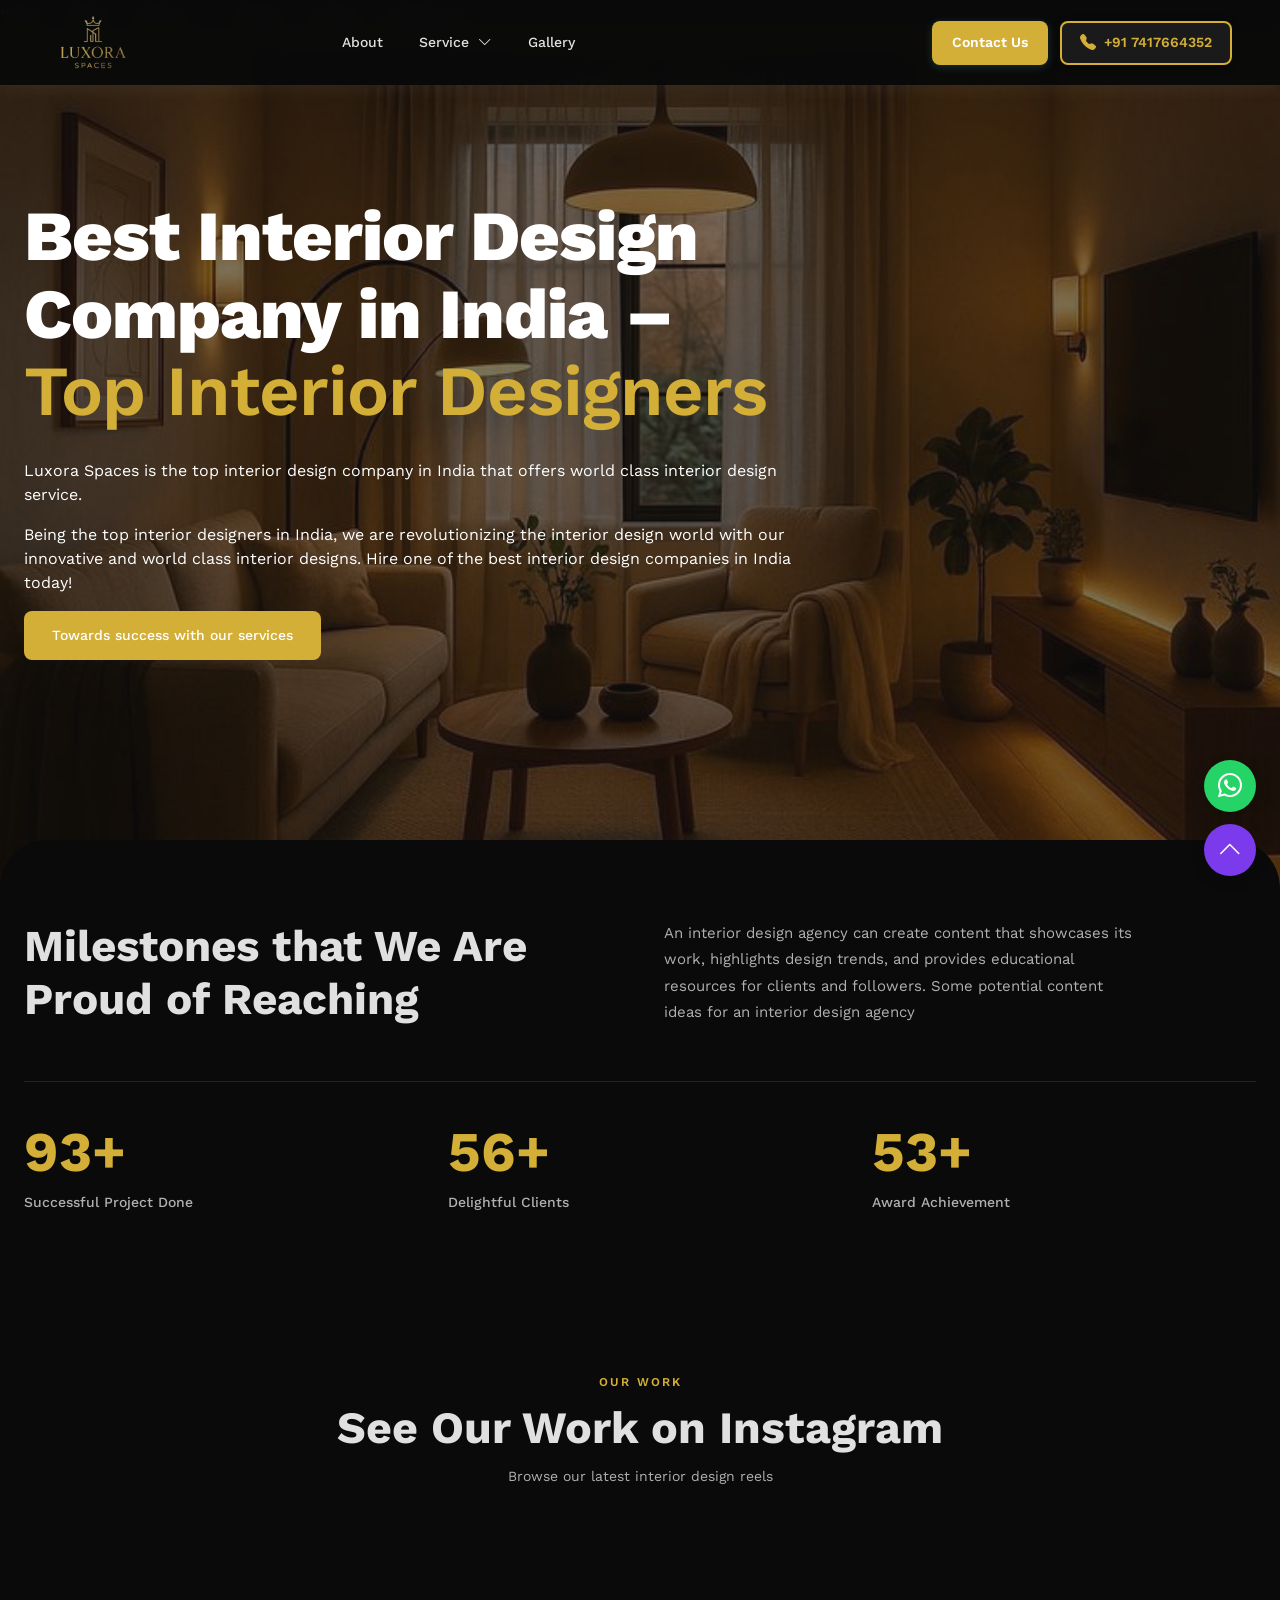
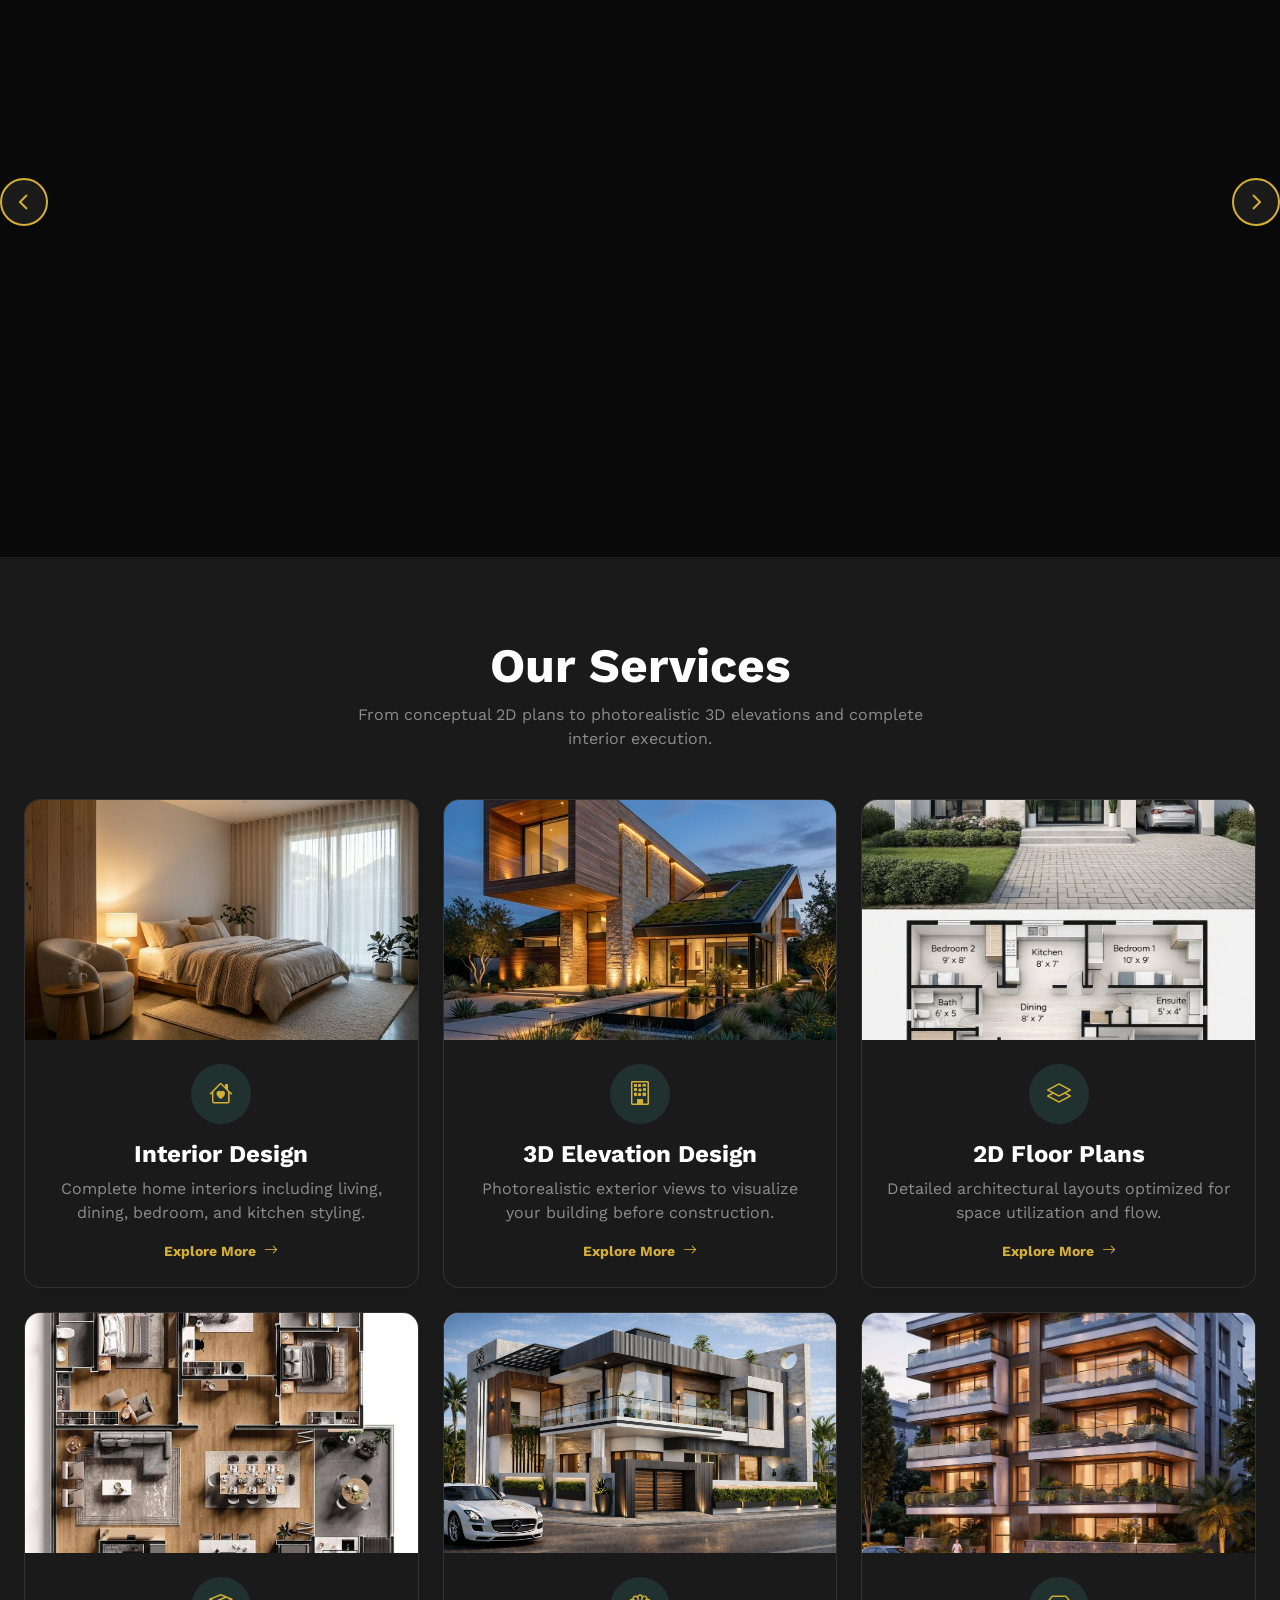
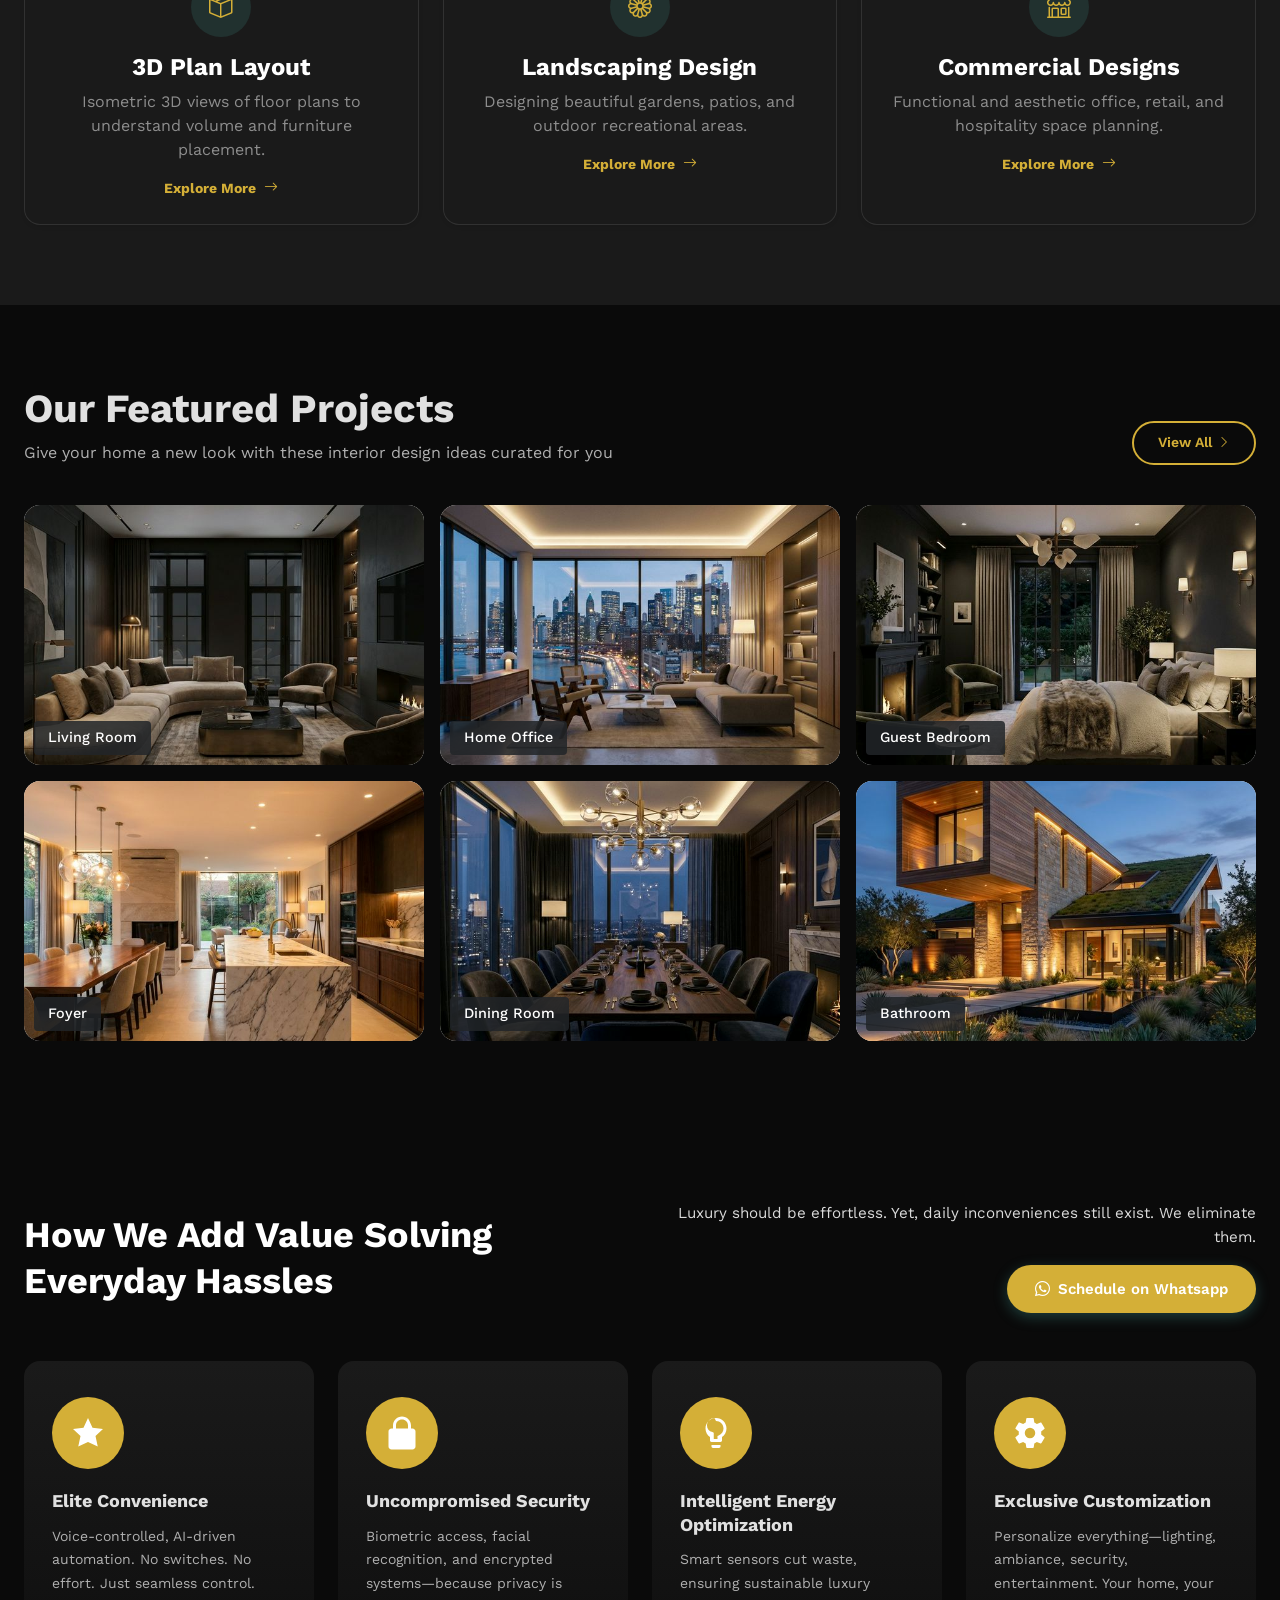
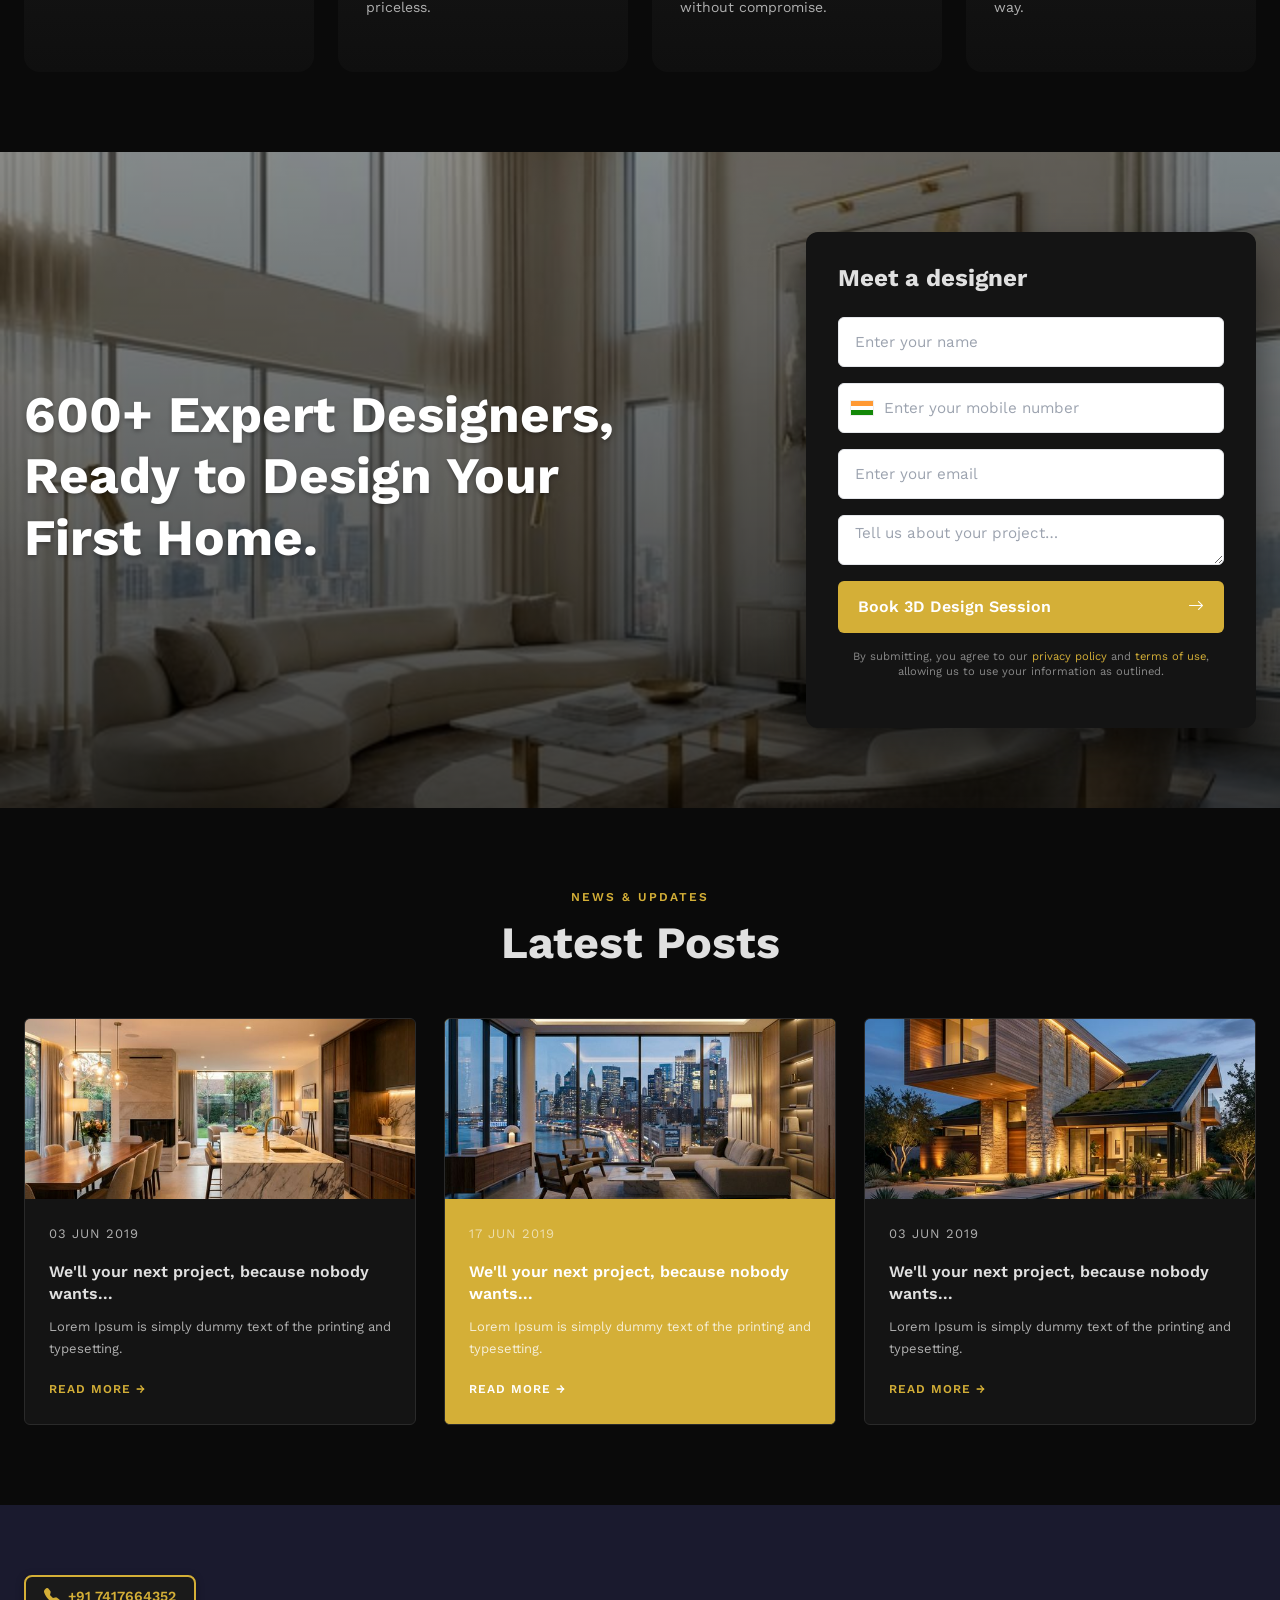
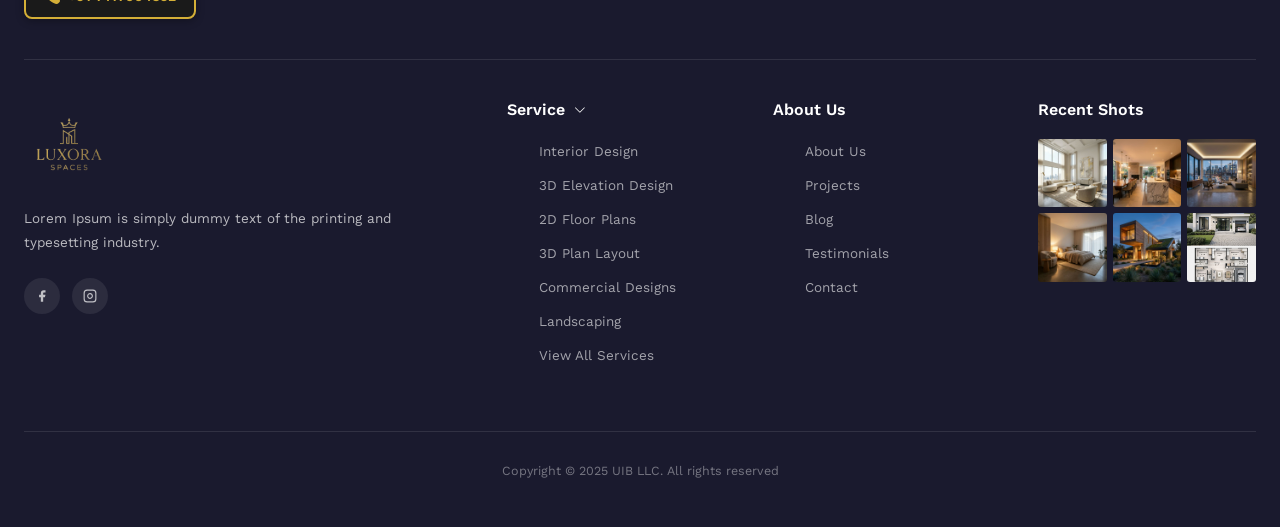
<file: index.html>
<!DOCTYPE html>
<html lang="en">
<head>

<!-- Google Tag Manager -->
<script>(function(w,d,s,l,i){w[l]=w[l]||[];w[l].push({'gtm.start':
new Date().getTime(),event:'gtm.js'});var f=d.getElementsByTagName(s)[0],
j=d.createElement(s),dl=l!='dataLayer'?'&l='+l:'';j.async=true;j.src=
'https://www.googletagmanager.com/gtm.js?id='+i+dl;f.parentNode.insertBefore(j,f);
})(window,document,'script','dataLayer','GTM-TGMSWZFW');</script>
<!-- End Google Tag Manager -->

<meta charset="UTF-8">
<meta name="viewport" content="width=device-width, initial-scale=1.0">
<meta name="description" content="Luxora Spaces is a premium interior design studio in India offering 2D floor plans, 3D elevations, plan layouts, commercial interiors, and landscaping services for modern homes and businesses.">
<title>Interior Design - Design Your Space For Living</title>
<link rel="icon" type="image/png" href="./assets/images/favicon.png">
<link href="https://fonts.googleapis.com/css2?family=Work+Sans:wght@300;400;500;600;700;800;900&display=swap" rel="stylesheet">
<link href="https://cdn.jsdelivr.net/npm/bootstrap@5.3.2/dist/css/bootstrap.min.css" rel="stylesheet">
<link rel="stylesheet" href="https://cdn.jsdelivr.net/npm/bootstrap-icons@1.11.1/font/bootstrap-icons.css">
<style>
  *, *::before, *::after { margin: 0; padding: 0; box-sizing: border-box; }

  :root {
    --teal: #d4af37;        /* primary gold */
    --teal-light: #f1c453;  /* lighter gold */
    --dark: #0a0a0a;
    --text: #b0b0b0;
    --light-bg: #1a1a1a;
    --peach: #f5cdb0;
    --mint: #c8e6e3;
    --white: #ffffff;
    --brown: #8B704E;
    --brown-dark: #756040;
    --card-bg: #141414;
    --border-color: #2a2a2a;
  }

  html { scroll-behavior: smooth; }

  body {
    font-family: 'Work Sans', sans-serif;
    color: var(--text);
    overflow-x: hidden;
    background: #0a0a0a;
  }

  h2, h3 {
    font-family: 'Work Sans', sans-serif !important;
  }

  /* ===== NAVBAR ===== */
  nav {
    position: fixed;
    top: 0; left: 0; right: 0;
    z-index: 1000;
    background: rgba(10,10,10,0.97);
    backdrop-filter: blur(10px);
    box-shadow: 0 1px 20px rgba(255,255,255,0.08);
    transition: all 0.3s;
  }

  /* Navbar overrides for Bootstrap */
  #navbar.navbar {
    padding: 0 24px;
    height: 85px;
    box-shadow: 0 1px 20px rgba(255,255,255,0.08);
    transition: box-shadow 0.3s;
  }

  #navbar .navbar-brand {
    font-family: 'Work Sans', sans-serif;
    font-size: 22px;
    font-weight: 700;
    color: var(--teal) !important;
    letter-spacing: 1px;
    display: flex;
    align-items: center;
  }
  .navbar-brand img {
    max-width: 100%;
    height: 40px;
    width: auto;
  }

  #navbar .nav-link {
    font-size: 14px;
    font-weight: 500;
    color: #e0e0e0 !important;
    padding: 8px 0;
    margin: 0 18px;
    position: relative;
    transition: color 0.3s ease;
  }

  #navbar .nav-link::after {
    content: '';
    position: absolute;
    bottom: 0; left: 0;
    width: 0; height: 2px;
    background: var(--teal);
    transition: width 0.3s ease;
  }

  #navbar .nav-link:hover,
  #navbar .nav-link:focus,
  #navbar .nav-link.active { 
    color: var(--teal) !important; 
  }
  #navbar .nav-link:hover::after,
  #navbar .nav-link.active::after { 
    width: 100%; 
  }

  #navbar .dropdown-menu {
    border: none;
    box-shadow: 0 8px 30px rgba(0,0,0,0.5);
    border-radius: 8px;
    padding: 8px 0;
    margin-top: 4px;
    background: #1a1a1a;
  }

  #navbar .dropdown-item {
    font-size: 14px;
    padding: 10px 20px;
    color: #e0e0e0;
  }

  #navbar .dropdown-item:hover {
    background: rgba(61, 140, 132, 0.1);
    color: var(--teal);
  }

  #navbar .dropdown-toggle::after { display: none; }

  #navbar .dropdown-toggle:focus,
  #navbar .dropdown-toggle:hover {
    outline: none;
    box-shadow: none;
  }

  #navbar .nav-actions {
    display: flex;
    align-items: center;
    gap: 12px;
    margin-left: 12px;
  }

  .nav-btn-contact,
  .nav-btn-phone {
    display: inline-flex;
    align-items: center;
    justify-content: center;
    height: 44px;
    padding: 0 20px;
    font-size: 14px;
    font-weight: 600;
    text-decoration: none;
    border-radius: 8px;
    transition: all 0.3s;
    font-family: 'Work Sans', sans-serif;
    box-sizing: border-box;
  }

  .nav-btn-contact {
    background: var(--teal);
    color: #fff;
    border: none;
    box-shadow: 0 2px 8px rgba(61, 140, 132, 0.3);
  }

  .nav-btn-contact:hover {
    background: var(--teal-light);
    color: #fff;
    transform: translateY(-1px);
  }

  .nav-btn-phone {
    gap: 8px;
    background: #1a1a1a;
    color: var(--teal);
    border: 2px solid var(--teal);
    padding: 0 18px;
    box-shadow: 0 2px 8px rgba(0, 0, 0, 0.3);
  }

  .nav-btn-phone:hover {
    background: var(--teal);
    color: #fff;
    border-color: var(--teal);
    transform: translateY(-1px);
  }

  .nav-btn-phone i { font-size: 16px; }

  /* Custom hamburger that transforms to X - hidden on large screens */
  #navbar .navbar-toggler-custom {
    display: none;
    flex-direction: column;
    justify-content: center;
    align-items: center;
    gap: 5px;
    padding: 8px;
    border: 1px solid rgba(255,255,255,0.2);
    border-radius: 8px;
    background: transparent;
  }
  #navbar .navbar-toggler-custom span {
    display: block;
    width: 22px;
    height: 2px;
    background: #e0e0e0;
    border-radius: 2px;
    transition: all 0.3s;
  }
  #navbar .navbar-toggler-custom[aria-expanded="true"] span:nth-child(1) {
    transform: rotate(45deg) translate(5px, 5px);
  }
  #navbar .navbar-toggler-custom[aria-expanded="true"] span:nth-child(2) {
    opacity: 0;
  }
  #navbar .navbar-toggler-custom[aria-expanded="true"] span:nth-child(3) {
    transform: rotate(-45deg) translate(5px, -5px);
  }

  @media (max-width: 991px) {
    #navbar .navbar-toggler-custom { display: flex; }
    #navbar.navbar { background: #0a0a0a !important; }
    #navbar .navbar-collapse {
      position: fixed;
      top: 68px;
      left: 0;
      right: 0;
      bottom: 0;
      background: #0a0a0a !important;
      margin: 0;
      padding: 24px;
      border-radius: 16px 16px 0 0;
      z-index: 1050;
      max-height: calc(100vh - 68px);
    }
    #navbar .navbar-collapse:not(.show) {
      display: none !important;
    }
    #navbar .navbar-collapse.show {
      display: flex !important;
      flex-direction: column;
      overflow-y: auto;
      height: auto !important;
      min-height: calc(100vh - 68px);
      visibility: visible !important;
    }
    #navbar .navbar-nav {
      flex-direction: column;
      align-items: stretch;
      width: 100%;
      margin: 0 !important;
    }
    #navbar .nav-item {
      width: 100%;
      border-bottom: 1px solid rgba(61, 140, 132, 0.2);
    }
    #navbar .nav-item:last-of-type { border-bottom: none; }
    #navbar .nav-link {
        padding: 16px 0;
        margin: 0;
        width: 100%;
        display: flex;
        align-items: start;
        text-align: center;
    }
    #navbar .nav-item.dropdown .nav-link {
      position: relative;
      justify-content: start;
    }
    #navbar .dropdown-toggle .bi-chevron-down {
      position: absolute;
      right: 0;
      margin-left: 0 !important;
    }
    #navbar .dropdown-menu {
      position: static !important;
      transform: none !important;
      box-shadow: none;
      border: none;
      border-radius: 0;
      padding: 0 0 12px 0;
      background: transparent;
      width: 100%;
    }
    #navbar .dropdown-item {
      padding: 12px 0;
      text-align: center;
      border-bottom: 1px solid rgba(61, 140, 132, 0.2);
    }
    #navbar .dropdown-item:last-of-type { border-bottom: none;        text-align: left; }
    #navbar .dropdown-divider { margin: 8px 0; border-color: rgba(61, 140, 132, 0.2); }
    #navbar .nav-actions {
      flex-direction: column;
      margin: 24px 0 0;
      padding-top: 24px;
      border-top: 1px solid rgba(61, 140, 132, 0.2);
      gap: 12px;
      width: 100%;
    }
    #navbar .nav-actions .nav-btn-contact,
    #navbar .nav-actions .nav-btn-phone {
      justify-content: center;
      width: 100%;
    }
  }

  /* ===== HERO - Reference: dark bg, left content, pill CTA, image right ===== */
  .hero-reference {
    position: relative;
    min-height: 100vh;
    display: flex;
    align-items: center;
    padding-top: 68px;
    overflow: hidden;
  }

  .hero-bg {
    position: absolute;
    inset: 0;
    z-index: 0;
  }

  .hero-bg-slide {
    position: absolute;
    inset: 0;
    opacity: 0;
    transition: opacity 1.2s ease-in-out;
  }

  .hero-bg-slide.active {
    opacity: 1;
    z-index: 1;
  }

  .hero-bg-slide img {
    width: 100%;
    height: 100%;
    object-fit: cover;
  }

  .hero-overlay {
    position: absolute;
    inset: 0;
    background: rgba(17,17,17,0.55);
    z-index: 2;
  }

  .hero-inner-reference {
    position: relative;
    z-index: 2;
    max-width: 1300px;
    margin: 0 auto;
    padding: 70px 24px 100px;
    display: grid;
    grid-template-columns: 1fr 1fr;
    gap: 64px;
    align-items: center;
    width: auto;
  }

  .hero-left {
    display: flex;
    flex-direction: column;
    align-items: flex-start;
    text-align: left;
    width: 800px;
  }
  .hero-left p{
    color: #fff;
  }

  .hero-left h1 {
    font-family: 'Work Sans', sans-serif;
    font-size: clamp(48px, 5.5vw, 72px);
    font-weight: 800;
    color: #fff;
    line-height: 1.1;
    letter-spacing: -1px;
    margin-bottom: 28px;
  }
  .hero-left h1 span {
    color: var(--teal);
    font-weight: 600;
  }

  .btn-hero-pill {
    display: inline-flex;
    align-items: center;
    padding: 14px 28px;
    background: var(--teal);
    color: #fff;
    font-size: 14px;
    font-weight: 500;
    text-decoration: none;
    border-radius: 8px;
    transition: all 0.3s;
    font-family: 'Work Sans', sans-serif;
  }

  .btn-hero-pill:hover {
    background: #5bb96d;
    color: #fff;
    transform: translateY(-2px);
  }

  .hero-right-img {
    display: flex;
    align-items: center;
    justify-content: center;
  }

  .hero-right-img img {
    max-width: 100%;
    max-height: 480px;
    width: auto;
    height: auto;
    object-fit: contain;
    border-radius: 12px;
  }

  /* Hero responsive */
  @media (max-width: 900px) {
    .hero-inner-reference {
      grid-template-columns: 1fr;
      padding: 50px 24px 80px;
      align-items: center;
      text-align: center;
    }

    .hero-left { align-items: left;    width: 100%; }
    .hero-left h1 { font-size: clamp(44px, 10vw, 72px); }
  }

  @media (max-width: 600px) {
    .hero-left h1 { font-size: 40px; letter-spacing: -0.5px; }
  }

  /* ===== MILESTONES - White section with curved top border ===== */
  .milestones {
    position: relative;
    padding: 80px 24px 80px;
    margin-top: -60px;
    background: #0a0a0a;
    border-radius: 48px 48px 0 0;
    color: #e0e0e0;
    z-index: 2;
  }

  .milestones-inner {
    max-width: 1300px;
    margin: 0 auto;
    padding: 0;
    position: relative;
    z-index: 1;
  }

  .milestones-header {
    display: grid;
    grid-template-columns: 1fr 1fr;
    gap: 48px;
    align-items: start;
    margin-bottom: 40px;
    border-bottom: 1px solid rgba(255,255,255,0.1);
    padding-bottom: 40px;
  }

  .milestones-title {
    font-family: 'Work Sans', sans-serif;
    font-size: clamp(28px, 4vw, 44px);
    font-weight: 700;
    line-height: 1.2;
    color: #e0e0e0;
    max-width: 555px;
  }

  .milestones-desc {
    font-size: 15px;
    line-height: 1.75;
    color: #b0b0b0;
    max-width: 480px;
  }

  .milestones-stats {
    display: grid;
    grid-template-columns: repeat(3, 1fr);
    gap: 40px;
  }

  .milestone-stat {
    text-align: left;
  }

  .milestone-num {
    font-family: 'Work Sans', sans-serif;
    font-size: clamp(40px, 5vw, 56px);
    font-weight: 700;
    color: var(--teal);
    line-height: 1.1;
    margin-bottom: 8px;
  }

  .milestone-label {
    font-size: 14px;
    color: #b0b0b0;
    font-weight: 500;
  }

  @media (max-width: 768px) {
    .milestones-header { grid-template-columns: 1fr; gap: 24px; margin-bottom: 48px; }
    .milestones-stats { grid-template-columns: 1fr; gap: 32px; text-align: center; }
    .milestone-stat { text-align: center; }
    .milestones-title, .milestones-desc { max-width: 100%; }
  }

  .btn-primary {
    display: inline-block;
    background: var(--teal);
    color: #fff;
    padding: 13px 28px;
    font-size: 13px;
    font-weight: 600;
    text-decoration: none;
    border-radius: 3px;
    letter-spacing: 0.5px;
    transition: all 0.3s;
    border: none;
    cursor: pointer;
    font-family: 'Work Sans', sans-serif;
  }

  .btn-primary:hover {
    background: var(--teal-light);
    transform: translateY(-2px);
    box-shadow: 0 8px 20px rgba(61,140,132,0.35);
  }

  .btn-outline {
    display: inline-block;
    border: 2px solid var(--teal);
    color: var(--teal);
    padding: 11px 28px;
    font-size: 13px;
    font-weight: 600;
    text-decoration: none;
    border-radius: 3px;
    transition: all 0.3s;
    cursor: pointer;
    background: transparent;
    font-family: 'Work Sans', sans-serif;
  }

  .btn-outline:hover {
    background: var(--teal);
    color: #fff;
  }

  /* ===== SECTIONS COMMON ===== */
  section { padding: 80px 0; }

  .container {
    max-width: 1300px;
    margin: 0 auto;
    padding: 0 24px;
  }

  .section-tag {
    font-size: 12px;
    font-weight: 600;
    color: var(--teal);
    text-transform: uppercase;
    letter-spacing: 2px;
    margin-bottom: 10px;
  }

  h2.section-title {
    font-family: 'Work Sans', sans-serif;
    font-size: clamp(26px, 3.5vw, 50px);
    font-weight: 700;
    color: #e0e0e0;
    line-height: 1.2;
  }

  /* ===== ABOUT / STATS ===== */
  .about { background: #0a0a0a; }

  .about-grid {
    display: grid;
    grid-template-columns: 1fr 1fr;
    gap: 60px;
    align-items: center;
  }

  .about-text p {
    margin: 18px 0 32px;
    font-size: 14.5px;
    line-height: 1.85;
    color: var(--text);
  }

  .stats {
    display: flex;
    gap: 40px;
    margin-top: 10px;
  }

  .stat-num {
    font-family: 'Work Sans', sans-serif;
    font-size: 36px;
    font-weight: 700;
    color: #e0e0e0;
    line-height: 1;
  }

  .stat-label {
    font-size: 12px;
    color: var(--text);
    margin-top: 4px;
  }

  .about-images {
    position: relative;
    height: 380px;
  }

  .about-img-main {
    width: 72%;
    height: 100%;
    object-fit: cover;
    border-radius: 4px;
    position: absolute;
    right: 0;
  }

  .about-img-accent {
    width: 52%;
    height: 58%;
    object-fit: cover;
    border-radius: 4px;
    position: absolute;
    bottom: -30px;
    left: 0;
    border: 6px solid #0a0a0a;
    box-shadow: 0 10px 40px rgba(0,0,0,0.5);
  }

  /* Decorative block behind images */
  .about-deco {
    position: absolute;
    width: 80px; height: 80px;
    background: var(--peach);
    opacity: 0.6;
    top: -20px; left: -20px;
    border-radius: 4px;
    z-index: -1;
  }

  /* ===== FEATURE STRIP ===== */
  .feature-strip {
    background: var(--light-bg);
    padding: 0;
  }

  .feature-strip-inner {
    display: grid;
    grid-template-columns: 1fr 1fr;
    min-height: 420px;
  }

  .feature-image {
    overflow: hidden;
  }

  .feature-image img {
    width: 100%;
    height: 100%;
    object-fit: cover;
    transition: transform 0.6s;
  }

  .feature-image:hover img { transform: scale(1.04); }

  .feature-content {
    display: flex;
    align-items: center;
    padding: 60px;
  }

  .feature-content-inner h2 {
    font-family: 'Work Sans', sans-serif;
    font-size: clamp(24px, 3vw, 36px);
    font-weight: 700;
    color: #e0e0e0;
    line-height: 1.3;
    margin-bottom: 20px;
  }

  .feature-content-inner p {
    font-size: 14px;
    line-height: 1.9;
    color: var(--text);
  }

  /* ===== SERVICES (from index.html) ===== */
  #services,
  #services h2,
  #services .card-title,
  #services .card-text,
  #services .service-link,
  #services p {
    font-family: 'Work Sans', sans-serif !important;
  }

  #services.section-padding { padding: 80px 0; }
  #services.bg-dark { background-color: #1a1a1a !important; }

  #services .service-card {
    transition: transform 0.3s ease, box-shadow 0.3s ease;
    border-radius: 16px;
    background: #1a1a1a !important;
    border: 1px solid rgba(255, 255, 255, 0.1) !important;
  }

  #services .service-card:hover {
    transform: translateY(-10px);
    box-shadow: 0 15px 30px rgba(0, 0, 0, 0.5) !important;
    border-color: var(--teal) !important;
  }

  #services .icon-box {
    width: 60px;
    height: 60px;
    background: rgba(61, 140, 132, 0.2);
    color: var(--teal);
    border-radius: 50%;
    display: flex;
    align-items: center;
    justify-content: center;
    font-size: 1.5rem;
    transition: all 0.3s;
  }

  #services .service-card:hover .icon-box {
    background: var(--teal);
    color: #fff;
  }

  #services .service-link {
    color: var(--teal);
    transition: all 0.3s ease;
  }

  #services .service-link:hover {
    color: var(--teal-light);
  }

  #services .service-link i {
    transition: transform 0.3s ease;
  }

  #services .service-link:hover i {
    transform: translateX(5px);
  }

  #services .card-img-top img {
    transition: transform 0.5s;
  }

  #services .service-card:hover .card-img-top img {
    transform: scale(1.05);
  }

  /* ===== OUR WORK (Instagram Reels Carousel) ===== */
  .our-work {
    background: #0a0a0a;
    overflow: hidden;
  }

  .our-work .section-header {
    text-align: center;
    margin-bottom: 40px;
  }

  .reels-carousel-wrap {
    position: relative;
    max-width: 1300px;
    margin: 0 auto;
    padding: 0 50px;
  }

  .reels-carousel {
    display: flex;
    gap: 24px;
    overflow-x: auto;
    scroll-snap-type: x mandatory;
    scroll-behavior: smooth;
    padding: 20px 0 30px;
    -webkit-overflow-scrolling: touch;
    scrollbar-width: none;
  }

  .reels-carousel::-webkit-scrollbar {
    display: none;
  }

  /* Reel 9:16 aspect ratio - width matches reel, no side black bars */
  .reel-item {
    flex: 0 0 285px;
    scroll-snap-align: start;
    min-height: 405px;
  }

  /* Clip wrapper - hides header + bottom card (View more, icons, likes, comments) */
  .reel-video-wrap {
    overflow: hidden;
    height: 500px;
    width: 100%;
    max-width: 285px;
    margin: 0 auto;
    border-radius: 12px;
    position: relative;
  }

  .reel-item iframe {
    width: 410px;
    height: 570px;
    border: none;
    border-radius: 12px;
    transform: translateY(-55px);
    pointer-events: auto;
    left: -60px;
    position: relative;
  }

  .carousel-nav {
    position: absolute;
    top: 50%;
    transform: translateY(-50%);
    width: 48px;
    height: 48px;
    border-radius: 50%;
    background: #1a1a1a;
    border: 2px solid var(--teal);
    color: var(--teal);
    display: flex;
    align-items: center;
    justify-content: center;
    cursor: pointer;
    z-index: 10;
    transition: all 0.3s;
    box-shadow: 0 4px 20px rgba(0,0,0,0.3);
  }

  .carousel-nav:hover {
    background: var(--teal);
    color: #fff;
  }

  .carousel-nav.prev { left: 0; }
  .carousel-nav.next { right: 0; }

  .carousel-nav svg {
    width: 24px;
    height: 24px;
  }

  @media (max-width: 768px) {
    .reels-carousel-wrap { padding: 0 40px; }
    .reel-item { flex: 0 0 240px; min-height: 355px; }
    .reel-video-wrap { height: 355px; max-width: 240px; }
    .reel-item iframe { width: 354px; height: 520px; transform: translateY(-72px); }
    .carousel-nav { width: 40px; height: 40px; }
  }

  /* ===== PROJECTS (Inspiration-style grid) ===== */
  .projects {
    padding: 80px 0;
    background: #0a0a0a;
  }

  .projects-header {
    display: flex;
    justify-content: space-between;
    align-items: flex-end;
    margin-bottom: 40px;
    flex-wrap: wrap;
    gap: 16px;
  }

  .projects-header h2 {
    color: #e0e0e0;
    font-size: clamp(1.75rem, 4vw, 2.5rem);
    font-weight: 700;
    margin-bottom: 8px;
  }

  .projects-header p {
    color: var(--text);
    margin-bottom: 0;
    font-size: 1rem;
  }

  .projects-header .btn-inspiration {
    display: inline-flex;
    align-items: center;
    gap: 6px;
    padding: 0 24px;
    height: 44px;
    border: 2px solid var(--teal);
    color: var(--teal);
    background: transparent;
    font-size: 14px;
    font-weight: 600;
    border-radius: 50px;
    text-decoration: none;
    transition: all 0.3s;
    font-family: 'Work Sans', sans-serif;
  }

  .projects-header .btn-inspiration:hover {
    background: var(--teal);
    color: #fff;
  }

  .inspiration-card {
    cursor: pointer;
    transition: transform 0.3s ease;
    height: 100%;
  }

  .inspiration-card:hover {
    transform: scale(1.02);
  }

  .inspiration-label {
    position: absolute;
    bottom: 10px;
    left: 10px;
    background: rgba(33, 37, 41, 0.85);
    color: #fff;
    padding: 6px 14px;
    border-radius: 4px;
    font-size: 0.9rem;
    font-weight: 500;
    transition: background 0.3s;
  }

  .inspiration-card:hover .inspiration-label {
    background: var(--teal);
  }

  /* ===== HOW WE ADD VALUE ===== */
  .how-work {
    background: var(--dark);
    padding: 80px 0;
  }

  .value-add-header {
    display: flex;
    justify-content: space-between;
    align-items: flex-end;
    margin-bottom: 48px;
    flex-wrap: wrap;
    gap: 24px;
  }

  .value-add-title {
    color: #fff;
    font-size: clamp(1.5rem, 3.5vw, 2.25rem);
    font-weight: 700;
    line-height: 1.3;
    max-width: 480px;
  }

  .value-add-right {
    text-align: right;
    max-width: 608px;
    
}

  .value-add-desc {
    color: rgba(255,255,255,0.85);
    font-size: 0.95rem;
    line-height: 1.6;
    margin-bottom: 16px;
  }

  .btn-whatsapp {
    display: inline-flex;
    align-items: center;
    gap: 8px;
    background: var(--teal);
    color: #fff;
    padding: 0 28px;
    height: 48px;
    font-size: 15px;
    font-weight: 600;
    border-radius: 50px;
    text-decoration: none;
    transition: all 0.3s;
    border: none;
    font-family: 'Work Sans', sans-serif;
    box-shadow: 0 4px 14px rgba(61, 140, 132, 0.4);
  }

  .btn-whatsapp:hover {
    background: var(--teal-light);
    color: #fff;
    transform: translateY(-2px);
    box-shadow: 0 6px 20px rgba(61, 140, 132, 0.45);
  }

  .value-cards-grid {
    display: grid;
    grid-template-columns: repeat(4, 1fr);
    gap: 24px;
  }

  .value-card {
    padding: 36px 28px;
    border-radius: 16px;
    background: linear-gradient(180deg, #1a1a1a 0%, #0f0f0f 100%);
    position: relative;
    transition: all 0.3s;
    text-align: center;
  }

  .value-card:hover {
    box-shadow: 0 12px 40px rgba(0,0,0,0.15);
    transform: translateY(-6px);
  }

  .value-card-icon-wrap {
    width: 72px;
    height: 72px;
    border-radius: 50%;
    background: var(--teal);
    display: flex;
    align-items: center;
    justify-content: center;
    margin-bottom: 20px;
    color: #fff;
  }

  .value-card-icon-wrap svg {
    width: 36px;
    height: 36px;
    flex-shrink: 0;
  }

  .value-card h3 {
    font-family: 'Work Sans', sans-serif;
    font-size: 18px;
    font-weight: 700;
    color: #e0e0e0;
    margin-bottom: 12px;
    line-height: 1.3;
    text-align: start;
  }

  .value-card p {
    font-size: 14px;
    line-height: 1.7;
    color: var(--text);
    text-align: left;
  }

  /* ===== TESTIMONIALS ===== */
  .testimonials {
    background: var(--light-bg);
    text-align: center;
  }

  .testimonials .section-title { margin-bottom: 48px; }

  .testimonial-wrap {
    max-width: 800px;
    margin: 0 auto;
    display: flex;
    align-items: center;
    gap: 48px;
  }

  .testimonial-person {
    flex-shrink: 0;
    text-align: center;
  }

  .testimonial-person img {
    width: 100px; height: 120px;
    object-fit: cover;
    border-radius: 6px;
    margin-bottom: 12px;
  }

  .testimonial-name {
    font-weight: 600;
    font-size: 14px;
    color: #e0e0e0;
  }

  .testimonial-content {
    text-align: left;
  }

  .quote-icon {
    width: 40px; height: 40px;
    background: var(--teal);
    border-radius: 50%;
    display: flex;
    align-items: center;
    justify-content: center;
    margin-bottom: 16px;
  }

  .testimonial-content p {
    font-size: 14.5px;
    line-height: 1.85;
    color: var(--text);
    font-style: italic;
    margin-bottom: 16px;
  }

  .stars { color: #f4b400; font-size: 16px; letter-spacing: 2px; }

  /* ===== BLOG ===== */
  .blog { background: #0a0a0a; }

  .blog h2.section-title { text-align: center; margin-bottom: 48px; }

  .blog-grid {
    display: grid;
    grid-template-columns: repeat(3, 1fr);
    gap: 28px;
  }

  .blog-card {
    border-radius: 6px;
    overflow: hidden;
    transition: all 0.3s;
    background: #141414;
    border: 1px solid #2a2a2a;
  }

  .blog-card:hover { box-shadow: 0 12px 40px rgba(0,0,0,0.1); transform: translateY(-4px); }

  .blog-card img {
    width: 100%;
    height: 180px;
    object-fit: cover;
    transition: transform 0.5s;
    display: block;
  }

  .blog-card:hover img { transform: scale(1.04); }

  .blog-card-body {
    padding: 24px;
  }

  .blog-date {
    font-size: 11px;
    color: #aaa;
    margin-bottom: 10px;
    text-transform: uppercase;
    letter-spacing: 1px;
  }

  .blog-card h3 {
    font-family: 'Work Sans', sans-serif;
    font-size: 16px;
    color: #e0e0e0;
    line-height: 1.4;
    margin-bottom: 10px;
    font-weight: 600;
  }

  .blog-card p {
    font-size: 13px;
    color: var(--text);
    line-height: 1.7;
    margin-bottom: 16px;
  }

  .read-more {
    font-size: 12px;
    font-weight: 600;
    color: var(--teal);
    text-decoration: none;
    text-transform: uppercase;
    letter-spacing: 1px;
    display: inline-flex;
    align-items: center;
    gap: 6px;
    transition: gap 0.2s;
  }

  .read-more:hover { gap: 10px; }

  /* ===== FOOTER ===== */
  footer {
    background: #1a1a2e;
    color: rgba(255,255,255,0.7);
    padding: 70px 0 30px;
  }

  .footer-nav {
    display: flex;
    justify-content: space-between;
    align-items: center;
    flex-wrap: wrap;
    gap: 20px;
    padding-bottom: 40px;
    margin-bottom: 40px;
    border-bottom: 1px solid rgba(255,255,255,0.1);
  }

  .footer-nav-inner {
    display: flex;
    flex-wrap: wrap;
    align-items: center;
    gap: 8px 28px;
  }

  .footer-nav-inner a {
    color: rgba(255,255,255,0.8);
    text-decoration: none;
    font-size: 14px;
    font-weight: 500;
  }

  .footer-nav-inner a:hover { color: var(--teal); }

  .footer-dropdown {
    position: relative;
  }

  .footer-dropdown-toggle {
    color: rgba(255,255,255,0.8);
    font-size: 14px;
    font-weight: 500;
    cursor: pointer;
  }

  .footer-dropdown-toggle:hover { color: var(--teal); }

  .footer-dropdown-toggle .bi-chevron-down {
    font-size: 12px;
    margin-left: 4px;
    transition: transform 0.3s;
  }

  .footer-dropdown:hover .footer-dropdown-toggle .bi-chevron-down { transform: rotate(180deg); }

  .footer-dropdown-menu {
    position: absolute;
    top: 100%;
    left: 0;
    margin-top: 8px;
    background: #1a1a1a;
    border-radius: 8px;
    padding: 12px 0;
    min-width: 200px;
    list-style: none;
    box-shadow: 0 8px 24px rgba(0,0,0,0.5);
    opacity: 0;
    visibility: hidden;
    transform: translateY(-8px);
    transition: all 0.3s;
    z-index: 10;
  }

  .footer-dropdown:hover .footer-dropdown-menu {
    opacity: 1;
    visibility: visible;
    transform: translateY(0);
  }

  .footer-dropdown-menu a {
    display: block;
    padding: 8px 20px;
    font-size: 13px;
    color: rgba(255,255,255,0.7);
  }

  .footer-dropdown-menu a:hover { color: var(--teal); background: rgba(61,140,132,0.1); }

  .footer-nav-actions {
    display: flex;
    gap: 12px;
  }

  .footer-col h4 .bi-chevron-down {
    font-size: 12px;
    margin-left: 4px;
  }

  .footer-grid {
    display: grid;
    grid-template-columns: 2fr 1fr 1fr 1fr;
    gap: 48px;
    padding-bottom: 48px;
    border-bottom: 1px solid rgba(255,255,255,0.1);
    margin-bottom: 30px;
  }

  .footer-logo {
    font-family: 'Work Sans', sans-serif;
    font-size: 22px;
    color: #fff;
    font-weight: 700;
    margin-bottom: 16px;
    display: block;
  }

  .footer-desc {
    font-size: 13.5px;
    line-height: 1.8;
    margin-bottom: 24px;
  }

  .footer-social {
    display: flex;
    gap: 12px;
  }

  .social-btn {
    width: 36px; height: 36px;
    border-radius: 50%;
    background: rgba(255,255,255,0.08);
    display: flex;
    align-items: center;
    justify-content: center;
    transition: background 0.2s;
    cursor: pointer;
    color: rgba(255,255,255,0.7);
    text-decoration: none;
  }

  .social-btn:hover { background: var(--teal); color: #fff; }

  .footer-col h4 {
    font-family: 'Work Sans', sans-serif;
    font-size: 16px;
    color: #fff;
    margin-bottom: 20px;
    font-weight: 600;
  }

  .footer-col ul {
    list-style: none;
    display: flex;
    flex-direction: column;
    gap: 10px;
  }

  .footer-col ul li a {
    font-size: 13.5px;
    color: rgba(255,255,255,0.6);
    text-decoration: none;
    transition: color 0.2s;
  }

  .footer-col ul li a:hover { color: var(--teal); }

  .footer-recent-img {
    display: grid;
    grid-template-columns: repeat(3, 1fr);
    gap: 6px;
  }

  .footer-recent-img img {
    width: 100%;
    aspect-ratio: 1;
    object-fit: cover;
    border-radius: 3px;
    transition: opacity 0.2s;
  }

  .footer-recent-img img:hover { opacity: 0.75; }

  .footer-bottom {
    text-align: center;
    font-size: 12.5px;
    color: rgba(255,255,255,0.4);
  }

  /* ===== CONTACT / LEAD GEN FORM ===== */
  .contact-hero-section {
    position: relative;
    background-image: url('assets/images/hero.png');
    background-size: cover;
    background-position: center;
    padding: 80px 0;
    min-height: 600px;
    display: flex;
    align-items: center;
  }

  .contact-hero-overlay {
    position: absolute;
    top: 0; left: 0;
    width: 100%; height: 100%;
    background: linear-gradient(180deg, rgba(0,0,0,0.45) 0%, rgba(0,0,0,0.75) 100%);
    z-index: 1;
  }

  .contact-hero-content {
    position: relative;
    z-index: 2;
    width: 100%;
  }

  .contact-hero-title {
    color: #fff;
    font-family: 'Work Sans', sans-serif;
    font-size: clamp(28px, 4vw, 3.5rem);
    font-weight: 700;
    line-height: 1.2;
    text-shadow: 0 2px 4px rgba(0, 0, 0, 0.3);
  }

  .contact-form-card {
    background: #141414;
    padding: 2rem;
    border-radius: 12px;
    box-shadow: 0 20px 40px rgba(0, 0, 0, 0.5);
    max-width: 450px;
    margin-left: auto;
  }

  .contact-form-header h3 {
    font-family: 'Work Sans', sans-serif;
    font-size: 1.5rem;
    font-weight: 700;
    color: #e0e0e0;
    margin-bottom: 1.5rem;
  }

  .contact-form-input {
    height: 50px;
    border-radius: 6px;
    border: 1px solid #e5e7eb;
    background: #ffffff;
    color: #111827;
    padding-left: 1rem;
    margin-bottom: 1rem;
    font-size: 0.95rem;
  }

  .contact-form-input::placeholder {
    color: #9ca3af;
  }

  .contact-form-input:focus {
    border-color: var(--teal);
    box-shadow: 0 0 0 2px rgba(212, 175, 55, 0.25);
    outline: none;
  }

  .mobile-input-group {
    position: relative;
    display: flex;
    align-items: center;
  }

  .flag-icon {
    position: absolute;
    left: 12px;
    top: 50%;
    transform: translateY(-50%);
    width: 24px;
    height: 16px;
    background: linear-gradient(to bottom, #FF9933 33%, #FFFFFF 33%, #FFFFFF 66%, #138808 66%);
    border: 1px solid #eee;
    z-index: 3;
  }

  .mobile-input-group input {
    padding-left: 45px;
  }

  .whatsapp-toggle-container {
    display: flex;
    align-items: center;
    justify-content: space-between;
    margin-bottom: 1rem;
    font-size: 0.85rem;
    color: #b0b0b0;
    font-weight: 500;
  }

  .form-check-input.usage-toggle {
    width: 2.5em;
    height: 1.25em;
    cursor: pointer;
    background-color: #ddd;
    border-color: #ddd;
  }

  .form-check-input.usage-toggle:checked {
    background-color: var(--teal);
    border-color: var(--teal);
  }

  .btn-book-session {
    background-color: var(--teal);
    color: #fff;
    font-weight: 600;
    padding: 14px 20px;
    border-radius: 6px;
    width: 100%;
    border: none;
    display: flex;
    justify-content: space-between;
    align-items: center;
    transition: background 0.3s;
    font-family: 'Work Sans', sans-serif;
  }

  .btn-book-session:hover {
    background-color: var(--teal-light);
    color: #fff;
  }

  .privacy-text {
    font-size: 0.7rem;
    color: #888;
    margin-top: 1rem;
    line-height: 1.4;
  }

  .privacy-text a {
    color: var(--teal);
    text-decoration: none;
  }

  @media (max-width: 991px) {
    .contact-hero-title {
      font-size: 2rem;
      margin-bottom: 2rem;
      text-align: center;
    }
    .contact-form-card { margin: 0 auto; }
  }

  /* ===== RESPONSIVE ===== */
  @media (max-width: 1024px) {

    .about-grid { grid-template-columns: 1fr; gap: 40px; }
    .about-images { height: 280px; }

    .feature-strip-inner { grid-template-columns: 1fr; }
    .feature-image { height: 280px; }



    .value-cards-grid { grid-template-columns: 1fr 1fr; }

    .footer-nav { flex-direction: column; align-items: flex-start; }
    .footer-nav-actions { flex-wrap: wrap; }
    .footer-grid { grid-template-columns: 1fr 1fr; }
  }

  @media (max-width: 768px) {
    section { padding: 60px 0; }

    .hero-content { justify-content: center; }
    .hero-text { padding: 36px 28px; max-width: 100%; }

    .stats { flex-wrap: wrap; gap: 24px; }



    .value-cards-grid { grid-template-columns: 1fr; }

    .testimonial-wrap { flex-direction: column; gap: 24px; text-align: center; }
    .testimonial-content { text-align: center; }
    .quote-icon { margin: 0 auto 16px; }

    .blog-grid { grid-template-columns: 1fr; }

    .footer-nav-inner {align-items: flex-start; }
    .footer-grid { grid-template-columns: 1fr; }

  }

  @media (max-width: 480px) {
    .hero-text h1 { font-size: 26px; }
    .feature-content { padding: 40px 24px; }
    .about-images { height: 220px; }
  }

  /* Fade in animation */
  .fade-in {
    opacity: 0;
    transform: translateY(30px);
    transition: opacity 0.6s, transform 0.6s;
  }

  .fade-in.visible {
    opacity: 1;
    transform: translateY(0);
  }

  /* Floating fixed buttons - bottom right */
  .floating-buttons {
    position: fixed;
    bottom: 24px;
    right: 24px;
    z-index: 9999;
    display: flex;
    flex-direction: column;
    gap: 12px;
    align-items: flex-end;
  }

  .floating-btn {
    width: 52px;
    height: 52px;
    border-radius: 50%;
    display: flex;
    align-items: center;
    justify-content: center;
    color: #fff;
    text-decoration: none;
    transition: all 0.3s;
    box-shadow: 0 4px 14px rgba(0,0,0,0.2);
  }

  .floating-btn:hover {
    transform: scale(1.08);
    box-shadow: 0 6px 20px rgba(0,0,0,0.25);
    color: #fff;
  }

  .floating-btn-whatsapp {
    background: #25D366;
  }

  .floating-btn-whatsapp:hover { background: #20bd5a; }

  .floating-btn-top {
    background: #7C3AED;
  }

  .floating-btn-top:hover { background: #6D28D9; }

  .floating-btn svg, .floating-btn i {
    font-size: 24px;
  }
</style>
</head>
<body>

<!-- Google Tag Manager (noscript) -->
<noscript><iframe src="https://www.googletagmanager.com/ns.html?id=GTM-TGMSWZFW"
height="0" width="0" style="display:none;visibility:hidden"></iframe></noscript>
<!-- End Google Tag Manager (noscript) -->

<nav id="navbar" class="navbar navbar-expand-lg navbar-dark fixed-top">
  <div class="container">
    <a class="navbar-brand" href="/">
      <img src="./assets/images/logo.png" alt="Luxora Spaces" style="height: 90px; width: auto;">
    </a>
    <button class="navbar-toggler navbar-toggler-custom" type="button" data-bs-toggle="collapse" data-bs-target="#navbarNav" aria-controls="navbarNav" aria-expanded="false" aria-label="Toggle navigation">
      <span></span><span></span><span></span>
    </button>
    <div class="collapse navbar-collapse" id="navbarNav">
      <ul class="navbar-nav align-items-lg-center m-auto">
        <li class="nav-item"><a class="nav-link" href="about.html">About</a></li>
        <li class="nav-item dropdown">
          <a class="nav-link dropdown-toggle" href="#" id="serviceDropdown" role="button" data-bs-toggle="dropdown" aria-expanded="false">Service <i class="bi bi-chevron-down ms-1"></i></a>
          <ul class="dropdown-menu" aria-labelledby="serviceDropdown">
            <li><a class="dropdown-item" href="service-interior-design.html">Interior Design</a></li>
            <li><a class="dropdown-item" href="service-3d-elevation.html">3D Elevation Design</a></li>
            <li><a class="dropdown-item" href="service-2d-floor-plans.html">2D Floor Plans</a></li>
            <li><a class="dropdown-item" href="service-3d-plan-layout.html">3D Plan Layout</a></li>
            <li><a class="dropdown-item" href="service-commercial.html">Commercial Designs</a></li>
            <li><a class="dropdown-item" href="service-landscaping.html">Landscaping</a></li>
          </ul>
        </li>
        <li class="nav-item"><a class="nav-link" href="#projects">Gallery</a></li>
      </ul>
      <div class="nav-actions d-flex ms-lg-auto">
        <a href="contact.html" class="nav-btn-contact">Contact Us</a>
        <a href="tel:+917417664352" class="nav-btn-phone"><i class="bi bi-telephone-fill"></i> +91 7417664352</a>
      </div>
    </div>
  </div>
</nav>

<!-- HERO - Reference style: dark bg, left content, pill CTA, image right -->
<section class="hero hero-reference" id="home">
  <div class="hero-bg hero-bg-carousel">
    <div class="hero-bg-slide active"><img src="assets/images/Wrapped in quiet.jpeg" alt="" aria-hidden="true"></div>
    <div class="hero-bg-slide"><img src="assets/images/portfolio-living.png" alt="" aria-hidden="true"></div>
    <div class="hero-bg-slide"><img src="assets/images/portfolio-bedroom.png" alt="" aria-hidden="true"></div>
    <div class="hero-bg-slide"><img src="assets/images/portfolio-kitchen.png" alt="" aria-hidden="true"></div>
    <div class="hero-overlay"></div>
  </div>
  <div class="hero-inner hero-inner-reference">
    <div class="hero-left">
      <h1>Best Interior Design Company in India – <br> <span>Top Interior Designers</span></h1>
      <p>Luxora Spaces is the top interior design company in India that offers world class interior design service.</p>
      <p>Being the top interior designers in India, we are revolutionizing the interior design world with our innovative and world class interior designs. Hire one of the best interior design companies in India today!</p>
      <a href="#contact" class="btn-hero-pill">Towards success with our services</a>
    </div>
    <!-- <div class="hero-right hero-right-img">
      <img src="assets/images/portfolio-kitchen.png" alt="Interior design">
    </div> -->
  </div>
</section>

<!-- MILESTONES -->
<section class="milestones" id="milestones">
  <div class="milestones-inner">
    <div class="milestones-header fade-in">
      <h2 class="milestones-title">Milestones that We Are<br>Proud of Reaching</h2>
      <p class="milestones-desc">An interior design agency can create content that showcases its work, highlights design trends, and provides educational resources for clients and followers. Some potential content ideas for an interior design agency</p>
    </div>
    <div class="milestones-stats fade-in">
      <div class="milestone-stat">
        <div class="milestone-num" data-count="98" data-suffix="+">0</div>
        <div class="milestone-label">Successful Project Done</div>
      </div>
      <div class="milestone-stat">
        <div class="milestone-num" data-count="59" data-suffix="+">0</div>
        <div class="milestone-label">Delightful Clients</div>
      </div>
      <div class="milestone-stat">
        <div class="milestone-num" data-count="56" data-suffix="+">0</div>
        <div class="milestone-label">Award Achievement</div>
      </div>
    </div>
  </div>
</section>

<!-- OUR WORK - Instagram Reels Carousel -->
<section class="our-work" id="our-work">
    <div class="container">
      <div class="section-header fade-in">
        <p class="section-tag">Our Work</p>
        <h2 class="section-title">See Our Work on Instagram</h2>
        <p style="max-width: 500px; margin: 12px auto 0; font-size: 14px; color: var(--text);">Browse our latest interior design reels</p>
      </div>
    </div>
    <div class="reels-carousel-wrap">
      <button class="carousel-nav prev" id="reelsPrev" aria-label="Previous reel">
        <svg fill="none" stroke="currentColor" stroke-width="2" viewBox="0 0 24 24"><path d="M15 19l-7-7 7-7"/></svg>
      </button>
      <button class="carousel-nav next" id="reelsNext" aria-label="Next reel">
        <svg fill="none" stroke="currentColor" stroke-width="2" viewBox="0 0 24 24"><path d="M9 5l7 7-7 7"/></svg>
      </button>
      <div class="reels-carousel" id="reelsCarousel">
        <div class="reel-item">
          <div class="reel-video-wrap">
            <iframe src="https://www.instagram.com/reel/DOviOJWCRUp/embed?autoplay=1" allowfullscreen scrolling="no" allow="autoplay; clipboard-write; encrypted-media; picture-in-picture; web-share"></iframe>
          </div>
        </div>
        <div class="reel-item">
          <div class="reel-video-wrap">
            <iframe src="https://www.instagram.com/reel/DOtIvU5iQCo/embed?autoplay=1" allowfullscreen scrolling="no" allow="autoplay; clipboard-write; encrypted-media; picture-in-picture; web-share"></iframe>
          </div>
        </div>
        <div class="reel-item">
          <div class="reel-video-wrap">
            <iframe src="https://www.instagram.com/reel/DOqon0VicxL/embed?autoplay=1" allowfullscreen scrolling="no" allow="autoplay; clipboard-write; encrypted-media; picture-in-picture; web-share"></iframe>
          </div>
        </div>
        <div class="reel-item">
          <div class="reel-video-wrap">
            <iframe src="https://www.instagram.com/reel/DOnSc_eiYG8/embed?autoplay=1" allowfullscreen scrolling="no" allow="autoplay; clipboard-write; encrypted-media; picture-in-picture; web-share"></iframe>
          </div>
        </div>
        <div class="reel-item">
          <div class="reel-video-wrap">
            <iframe src="https://www.instagram.com/reel/DOldimNiTFu/embed?autoplay=1" allowfullscreen scrolling="no" allow="autoplay; clipboard-write; encrypted-media; picture-in-picture; web-share"></iframe>
          </div>
        </div>
        <div class="reel-item">
          <div class="reel-video-wrap">
            <iframe src="https://www.instagram.com/reel/CftCNRXA4Sa/embed?autoplay=1" allowfullscreen scrolling="no" allow="autoplay; clipboard-write; encrypted-media; picture-in-picture; web-share"></iframe>
          </div>
        </div>
        <div class="reel-item">
          <div class="reel-video-wrap">
            <iframe src="https://www.instagram.com/reel/CfgL7t-uTCm/embed?autoplay=1" allowfullscreen scrolling="no" allow="autoplay; clipboard-write; encrypted-media; picture-in-picture; web-share"></iframe>
          </div>
        </div>
        <div class="reel-item">
          <div class="reel-video-wrap">
            <iframe src="https://www.instagram.com/reel/CfRA7b9AOgf/embed?autoplay=1" allowfullscreen scrolling="no" allow="autoplay; clipboard-write; encrypted-media; picture-in-picture; web-share"></iframe>
          </div>
        </div>
      </div>
    </div>
  </section>


<!-- SERVICES (from index.html) -->
<section id="services" class="section-padding bg-dark">
    <div class="container">
      <div class="section-header text-center mb-5">
        <h2 class="display-5 fw-bold text-white">Our Services</h2>
        <p class="text-white-50 mx-auto" style="max-width: 600px;">From conceptual 2D plans to photorealistic 3D
          elevations and complete interior execution.</p>
      </div>
  
      <div class="row g-4">
        <!-- Service 1 -->
        <div class="col-lg-4 col-md-6">
          <div class="service-card card border-0 shadow-sm h-100 overflow-hidden fade-in">
            <div class="card-img-top position-relative" style="height: 240px; background: #eee;">
              <img src="assets/images/service1.png" alt="Interior Design"
                class="w-100 h-100 object-fit-cover">
            </div>
            <div class="card-body p-4 text-center">
              <div class="icon-box mb-3 mx-auto">
                <i class="bi bi-house-heart"></i>
              </div>
              <h4 class="card-title fw-bold text-white">Interior Design</h4>
              <p class="card-text text-white-50 mb-0">Complete home interiors including living, dining,
                bedroom, and kitchen styling.</p>
              <a href="service-interior-design.html"
                class="service-link text-decoration-none fw-bold small mt-3 d-inline-flex align-items-center">Explore
                More <i class="bi bi-arrow-right ms-2"></i></a>
            </div>
          </div>
        </div>
  
        <!-- Service 2 -->
        <div class="col-lg-4 col-md-6">
          <div class="service-card card border-0 shadow-sm h-100 overflow-hidden fade-in">
            <div class="card-img-top position-relative" style="height: 240px; background: #eee;">
              <img src="assets/images/service2.png" alt="3D Elevation"
                class="w-100 h-100 object-fit-cover">
            </div>
            <div class="card-body p-4 text-center">
              <div class="icon-box mb-3 mx-auto">
                <i class="bi bi-building"></i>
              </div>
              <h4 class="card-title fw-bold text-white">3D Elevation Design</h4>
              <p class="card-text text-white-50 mb-0">Photorealistic exterior views to visualize your
                building before construction.</p>
              <a href="service-3d-elevation.html"
                class="service-link text-decoration-none fw-bold small mt-3 d-inline-flex align-items-center">Explore
                More <i class="bi bi-arrow-right ms-2"></i></a>
            </div>
          </div>
        </div>
  
        <!-- Service 3 -->
        <div class="col-lg-4 col-md-6">
          <div class="service-card card border-0 shadow-sm h-100 overflow-hidden fade-in">
            <div class="card-img-top position-relative" style="height: 240px; background: #eee;">
              <img src="assets/images/2d-floor-plans.jpeg" alt="2D Floor Plans"
                class="w-100 h-100 object-fit-cover">
            </div>
            <div class="card-body p-4 text-center">
              <div class="icon-box mb-3 mx-auto">
                <i class="bi bi-layers"></i>
              </div>
              <h4 class="card-title fw-bold text-white">2D Floor Plans</h4>
              <p class="card-text text-white-50 mb-0">Detailed architectural layouts optimized for space
                utilization and flow.</p>
              <a href="service-2d-floor-plans.html"
                class="service-link text-decoration-none fw-bold small mt-3 d-inline-flex align-items-center">Explore
                More <i class="bi bi-arrow-right ms-2"></i></a>
            </div>
          </div>
        </div>
  
        <!-- Service 4 -->
        <div class="col-lg-4 col-md-6">
          <div class="service-card card border-0 shadow-sm h-100 overflow-hidden fade-in">
            <div class="card-img-top position-relative" style="height: 240px; background: #eee;">
              <img src="assets/images/3d-plan-layout.jpeg" alt="3D Plan Layout"
                class="w-100 h-100 object-fit-cover">
            </div>
            <div class="card-body p-4 text-center">
              <div class="icon-box mb-3 mx-auto">
                <i class="bi bi-box-seam"></i>
              </div>
              <h4 class="card-title fw-bold text-white">3D Plan Layout</h4>
              <p class="card-text text-white-50 mb-0">Isometric 3D views of floor plans to understand
                volume and furniture placement.</p>
              <a href="service-3d-plan-layout.html"
                class="service-link text-decoration-none fw-bold small mt-3 d-inline-flex align-items-center">Explore
                More <i class="bi bi-arrow-right ms-2"></i></a>
            </div>
          </div>
        </div>
  
        <!-- Service 5 -->
        <div class="col-lg-4 col-md-6">
          <div class="service-card card border-0 shadow-sm h-100 overflow-hidden fade-in">
            <div class="card-img-top position-relative" style="height: 240px; background: #eee;">
              <img src="assets/images/landscaping-design.jpeg" alt="Landscaping Design"
                class="w-100 h-100 object-fit-cover">
            </div>
            <div class="card-body p-4 text-center">
              <div class="icon-box mb-3 mx-auto">
                <i class="bi bi-flower1"></i>
              </div>
              <h4 class="card-title fw-bold text-white">Landscaping Design</h4>
              <p class="card-text text-white-50 mb-0">Designing beautiful gardens, patios, and outdoor
                recreational areas.</p>
              <a href="service-landscaping.html"
                class="service-link text-decoration-none fw-bold small mt-3 d-inline-flex align-items-center">Explore
                More <i class="bi bi-arrow-right ms-2"></i></a>
            </div>
          </div>
        </div>
  
        <!-- Service 6 -->
        <div class="col-lg-4 col-md-6">
          <div class="service-card card border-0 shadow-sm h-100 overflow-hidden fade-in">
            <div class="card-img-top position-relative" style="height: 240px; background: #eee;">
              <img src="assets/images/commercials.jpeg" alt="Commercial Designs"
                class="w-100 h-100 object-fit-cover">
            </div>
            <div class="card-body p-4 text-center">
              <div class="icon-box mb-3 mx-auto">
                <i class="bi bi-shop"></i>
              </div>
              <h4 class="card-title fw-bold text-white">Commercial Designs</h4>
              <p class="card-text text-white-50 mb-0">Functional and aesthetic office, retail, and
                hospitality space planning.</p>
              <a href="service-commercial.html"
                class="service-link text-decoration-none fw-bold small mt-3 d-inline-flex align-items-center">Explore
                More <i class="bi bi-arrow-right ms-2"></i></a>
            </div>
          </div>
        </div>
      </div>
    </div>
  </section>


  <!-- FEATURED PROJECTS (Inspiration-style grid) -->
  <section class="projects" id="projects">
    <div class="container">
      <div class="projects-header fade-in">
        <div>
          <h2>Our Featured Projects</h2>
          <p>Give your home a new look with these interior design ideas curated for you</p>
        </div>
        <a href="portfolio.html" class="btn-inspiration">View All <i class="bi bi-chevron-right small"></i></a>
      </div>

      <div class="row g-3">
        <!-- Row 1 -->
        <div class="col-lg-4 col-md-6">
          <div class="inspiration-card card border-0 rounded-4 overflow-hidden position-relative fade-in">
            <img src="assets/images/portfolio-living.png" alt="Living Room" class="card-img w-100 object-fit-cover" style="height: 260px;">
            <div class="inspiration-label">Living Room</div>
          </div>
        </div>
        <div class="col-lg-4 col-md-6">
          <div class="inspiration-card card border-0 rounded-4 overflow-hidden position-relative fade-in">
            <img src="assets/images/hero3.png" alt="Home Office" class="card-img w-100 object-fit-cover" style="height: 260px;">
            <div class="inspiration-label">Home Office</div>
          </div>
        </div>
        <div class="col-lg-4 col-md-6">
          <div class="inspiration-card card border-0 rounded-4 overflow-hidden position-relative fade-in">
            <img src="assets/images/portfolio-bedroom.png" alt="Guest Bedroom" class="card-img w-100 object-fit-cover" style="height: 260px;">
            <div class="inspiration-label">Guest Bedroom</div>
          </div>
        </div>

        <!-- Row 2 -->
        <div class="col-lg-4 col-md-6">
          <div class="inspiration-card card border-0 rounded-4 overflow-hidden position-relative fade-in">
            <img src="assets/images/hero2.png" alt="Modern Foyer" class="card-img w-100 object-fit-cover" style="height: 260px;">
            <div class="inspiration-label">Foyer</div>
          </div>
        </div>
        <div class="col-lg-4 col-md-6">
          <div class="inspiration-card card border-0 rounded-4 overflow-hidden position-relative fade-in">
            <img src="assets/images/portfolio-dining.png" alt="Dining Room" class="card-img w-100 object-fit-cover" style="height: 260px;">
            <div class="inspiration-label">Dining Room</div>
          </div>
        </div>
        <div class="col-lg-4 col-md-6">
          <div class="inspiration-card card border-0 rounded-4 overflow-hidden position-relative fade-in">
            <img src="assets/images/service2.png" alt="Luxury Bathroom" class="card-img w-100 object-fit-cover" style="height: 260px;">
            <div class="inspiration-label">Bathroom</div>
          </div>
        </div>
      </div>
    </div>
  </section>

<!-- HOW WE ADD VALUE -->
<section class="how-work" id="process">
  <div class="container">
    <div class="value-add-header fade-in">
      <h2 class="value-add-title">How We Add Value Solving <span class="highlight">Everyday</span> Hassles</h2>
      <div class="value-add-right">
        <p class="value-add-desc">Luxury should be effortless. Yet, daily inconveniences still exist. We eliminate them.</p>
        <a href="https://wa.me/917417664352" target="_blank" rel="noopener noreferrer" class="btn-whatsapp">
          <i class="bi bi-whatsapp"></i> Schedule on Whatsapp
        </a>
      </div>
    </div>
    <div class="value-cards-grid">
      <div class="value-card fade-in">
        <div class="value-card-icon-wrap">
          <svg xmlns="http://www.w3.org/2000/svg" viewBox="0 0 24 24" fill="currentColor" aria-hidden="true"><path d="M12 2L15 8.5L22 9.3L17 14L18.5 21L12 18L5.5 21L7 14L2 9.3L9 8.5L12 2Z"/></svg>
        </div>
        <h3>Elite Convenience</h3>
        <p>Voice-controlled, AI-driven automation. No switches. No effort. Just seamless control.</p>
      </div>
      <div class="value-card fade-in">
        <div class="value-card-icon-wrap">
          <svg xmlns="http://www.w3.org/2000/svg" viewBox="0 0 24 24" fill="currentColor" aria-hidden="true"><path d="M12 1C8.676 1 6 3.676 6 7v2H5c-1.105 0-2 .895-2 2v10c0 1.105.895 2 2 2h14c1.105 0 2-.895 2-2V11c0-1.105-.895-2-2-2h-1V7c0-3.324-2.676-6-6-6zm0 2c2.276 0 4 1.724 4 4v2H8V7c0-2.276 1.724-4 4-4z"/></svg>
        </div>
        <h3>Uncompromised Security</h3>
        <p>Biometric access, facial recognition, and encrypted systems—because privacy is priceless.</p>
      </div>
      <div class="value-card fade-in">
        <div class="value-card-icon-wrap">
          <svg xmlns="http://www.w3.org/2000/svg" viewBox="0 0 24 24" fill="currentColor" aria-hidden="true"><path d="M9 21c0 .5.4 1 1 1h4c.6 0 1-.5 1-1v-1H9v1zm3-19C8.1 2 5 5.1 5 9c0 2.4 1.2 4.5 3 5.7V17c0 .5.4 1 1 1h6c.6 0 1-.5 1-1v-2.3c1.8-1.2 3-3.3 3-5.7 0-3.9-3.1-7-7-7zm0 2c2.8 0 5 2.2 5 5 0 2.1-1.3 3.9-3.2 4.6l-.8.4V16h-2.5v-4.2l-.9-.4C7.3 10.9 6 9.1 6 7c0-2.8 2.2-5 5-5z"/></svg>
        </div>
        <h3>Intelligent Energy Optimization</h3>
        <p>Smart sensors cut waste, ensuring sustainable luxury without compromise.</p>
      </div>
      <div class="value-card fade-in">
        <div class="value-card-icon-wrap">
          <svg xmlns="http://www.w3.org/2000/svg" viewBox="0 0 24 24" fill="currentColor" aria-hidden="true"><path d="M12 15.5A3.5 3.5 0 0 1 8.5 12 3.5 3.5 0 0 1 12 8.5a3.5 3.5 0 0 1 3.5 3.5 3.5 3.5 0 0 1-3.5 3.5m7.43-2.53c.04-.32.07-.64.07-.97 0-.33-.03-.66-.07-1l2.11-1.63c.19-.15.24-.42.12-.64l-2-3.46c-.12-.22-.39-.31-.61-.22l-2.49 1c-.52-.39-1.06-.73-1.69-.98l-.37-2.65A.506.506 0 0 0 14 2h-4c-.25 0-.46.18-.5.42l-.37 2.65c-.63.25-1.17.59-1.69.98l-2.49-1c-.22-.09-.49 0-.61.22l-2 3.46c-.13.22-.07.49.12.64L4.57 11c-.04.34-.07.67-.07 1 0 .33.03.65.07.97l-2.11 1.66c-.19.15-.25.42-.12.64l2 3.46c.12.22.39.3.61.22l2.49-1.01c.52.4 1.06.74 1.69.99l.37 2.65c.04.24.25.42.5.42h4c.25 0 .46-.18.5-.42l.37-2.65c.63-.26 1.17-.59 1.69-.99l2.49 1.01c.22.08.49 0 .61-.22l2-3.46c.12-.22.07-.49-.12-.64l-2.11-1.66z"/></svg>
        </div>
        <h3>Exclusive Customization</h3>
        <p>Personalize everything—lighting, ambiance, security, entertainment. Your home, your way.</p>
      </div>
    </div>
  </div>
</section>

<!-- CONTACT / LEAD GEN FORM -->
<section id="contact" class="contact-hero-section">
    <div class="contact-hero-overlay"></div>
    <div class="container contact-hero-content">
      <div class="row align-items-center">
        <div class="col-lg-7 mb-5 mb-lg-0">
          <h2 class="contact-hero-title">600+ Expert Designers,<br>Ready to Design Your<br>First Home.</h2>
        </div>
        <div class="col-lg-5">
          <div class="contact-form-card fade-in">
            <div class="contact-form-header">
              <h3>Meet a designer</h3>
            </div>

            <!-- Success / error banners -->
            <div id="form-success" style="display:none; background:#d1fae5; color:#065f46; border-radius:8px; padding:14px 18px; margin-bottom:16px; font-size:14px; font-weight:600;">
              ✅ Thank you! We'll contact you shortly.
            </div>
            <div id="form-error" style="display:none; background:#fee2e2; color:#991b1b; border-radius:8px; padding:14px 18px; margin-bottom:16px; font-size:14px; font-weight:600;">
              ❌ Something went wrong. Please try again.
            </div>

            <form id="designerForm" novalidate>
              <input id="cf-name" type="text" class="form-control contact-form-input" placeholder="Enter your name" required>

              <div class="mobile-input-group mb-3">
                <div class="flag-icon"></div>
                <input id="cf-phone" type="tel" class="form-control contact-form-input mb-0"
                  placeholder="Enter your mobile number" required>
              </div>

              <input id="cf-email" type="email" class="form-control contact-form-input" placeholder="Enter your email" required>

              <textarea id="cf-message" class="form-control contact-form-input" placeholder="Tell us about your project…" rows="4" required style="resize:vertical;"></textarea>

              <button type="submit" id="submitBtn" class="btn-book-session">
                <span id="submitBtnText">Book 3D Design Session</span>
                <i class="bi bi-arrow-right" id="submitBtnIcon"></i>
              </button>

              <p class="privacy-text text-center">
                By submitting, you agree to our <a href="#">privacy policy</a> and <a href="#">terms of
                  use</a>, allowing us to use your information as outlined.
              </p>
            </form>
          </div>
        </div>
      </div>
    </div>
  </section>

<!-- TESTIMONIALS -->
<!-- <section class="testimonials">
  <div class="container">
    <p class="section-tag">Testimonials</p>
    <h2 class="section-title">What The People Thinks About Us</h2>
    <div class="testimonial-wrap fade-in" style="margin-top:48px">
      <div class="testimonial-person">
        <img src="assets/images/service1.png" alt="Carlton Tripp">
        <div class="testimonial-name">Carlton Tripp</div>
      </div>
      <div class="testimonial-content">
        <div class="quote-icon">
          <svg width="18" height="18" fill="white" viewBox="0 0 24 24"><path d="M3 21c3 0 7-1 7-8V5c0-1.25-.756-2.017-2-2H4c-1.25 0-2 .75-2 1.972V11c0 1.25.75 2 2 2 1 0 1 0 1 1v1c0 1-1 2-2 2s-1 .008-1 1.031V20c0 1 0 1 1 1z"/><path d="M15 21c3 0 7-1 7-8V5c0-1.25-.757-2.017-2-2h-4c-1.25 0-2 .75-2 1.972V11c0 1.25.75 2 2 2h.75c0 2.25.25 4-2.75 4v3c0 1 0 1 1 1z"/></svg>
        </div>
        <p>Lorem Ipsum is simply dummy text of the and typesetting industry. Lorem Ipsum has been the industry's standard dummy text ever since the 1950s, when an unknown printer took a galley of type and scrambled.</p>
        <div class="stars">★★★★★</div>
      </div>
    </div>
  </div>
</section> -->



<!-- BLOG -->
<section class="blog" id="blog">
  <div class="container">
    <p class="section-tag" style="text-align:center">News & Updates</p>
    <h2 class="section-title">Latest Posts</h2>
    <div class="blog-grid" style="margin-top:0">
      <div class="blog-card fade-in">
        <img src="assets/images/hero2.png" alt="Blog post 1">
        <div class="blog-card-body">
          <p class="blog-date">03 Jun 2019</p>
          <h3>We'll your next project, because nobody wants...</h3>
          <p>Lorem Ipsum is simply dummy text of the printing and typesetting.</p>
          <a href="#" class="read-more">Read More →</a>
        </div>
      </div>
      <div class="blog-card fade-in" style="background:var(--teal)">
        <img src="assets/images/hero3.png" alt="Blog post 2">
        <div class="blog-card-body" style="background:var(--teal)">
          <p class="blog-date" style="color:rgba(255,255,255,0.6)">17 Jun 2019</p>
          <h3 style="color:#fff">We'll your next project, because nobody wants...</h3>
          <p style="color:rgba(255,255,255,0.8)">Lorem Ipsum is simply dummy text of the printing and typesetting.</p>
          <a href="#" class="read-more" style="color:#fff">Read More →</a>
        </div>
      </div>
      <div class="blog-card fade-in">
        <img src="assets/images/service2.png" alt="Blog post 3">
        <div class="blog-card-body">
          <p class="blog-date">03 Jun 2019</p>
          <h3>We'll your next project, because nobody wants...</h3>
          <p>Lorem Ipsum is simply dummy text of the printing and typesetting.</p>
          <a href="#" class="read-more">Read More →</a>
        </div>
      </div>
    </div>
  </div>
</section>

<!-- FOOTER -->
<footer>
  <div class="container">
    <!-- Footer nav - same as navbar -->
    <div class="footer-nav">
      <nav class="footer-nav-inner">
        <a href="#">Home</a>
        <a href="#about">About</a>
        <div class="footer-dropdown">
          <span class="footer-dropdown-toggle">Service <i class="bi bi-chevron-down"></i></span>
          <ul class="footer-dropdown-menu">
            <li><a href="service-interior-design.html">Interior Design</a></li>
            <li><a href="service-3d-elevation.html">3D Elevation Design</a></li>
            <li><a href="service-2d-floor-plans.html">2D Floor Plans</a></li>
            <li><a href="service-3d-plan-layout.html">3D Plan Layout</a></li>
            <li><a href="service-commercial.html">Commercial Designs</a></li>
            <li><a href="service-landscaping.html">Landscaping</a></li>
            <li><a href="#services">View All Services</a></li>
          </ul>
        </div>
        <a href="#projects">Gallery</a>
        <a href="#">Pricing</a>
        <a href="#contact">Contact Us</a>
      </nav>
      <div class="footer-nav-actions">
        <a href="tel:+917417664352" class="nav-btn-phone"><i class="bi bi-telephone-fill"></i> +91 7417664352</a>
      </div>
    </div>

    <div class="footer-grid">
      <div>
        <span class="footer-logo">
          <img src="./assets/images/logo.png" alt="Luxora Spaces" style="height: 90px; width: auto;">
        </span>
        <p class="footer-desc">Lorem Ipsum is simply dummy text of the printing and typesetting industry.</p>
        <div class="footer-social">
          <a href="https://www.facebook.com/naseerbalotiya" class="social-btn">
            <svg width="14" height="14" fill="currentColor" viewBox="0 0 24 24"><path d="M18 2h-3a5 5 0 00-5 5v3H7v4h3v8h4v-8h3l1-4h-4V7a1 1 0 011-1h3z"/></svg>
          </a>
          <a href="https://www.instagram.com/luxora_spaces/" class="social-btn">
            <svg width="14" height="14" fill="none" stroke="currentColor" stroke-width="2" viewBox="0 0 24 24"><rect x="2" y="2" width="20" height="20" rx="5"/><path d="M16 11.37A4 4 0 1112.63 8 4 4 0 0116 11.37z"/><line x1="17.5" y1="6.5" x2="17.51" y2="6.5"/></svg>
          </a>
        </div>
      </div>
      <div class="footer-col">
        <h4>Service <i class="bi bi-chevron-down"></i></h4>
        <ul>
          <li><a href="service-interior-design.html">Interior Design</a></li>
          <li><a href="service-3d-elevation.html">3D Elevation Design</a></li>
          <li><a href="service-2d-floor-plans.html">2D Floor Plans</a></li>
          <li><a href="service-3d-plan-layout.html">3D Plan Layout</a></li>
          <li><a href="service-commercial.html">Commercial Designs</a></li>
          <li><a href="service-landscaping.html">Landscaping</a></li>
          <li><a href="#services">View All Services</a></li>
        </ul>
      </div>
      <div class="footer-col">
        <h4>About Us</h4>
        <ul>
          <li><a href="#about">About Us</a></li>
          <li><a href="#projects">Projects</a></li>
          <li><a href="#">Blog</a></li>
          <li><a href="#">Testimonials</a></li>
          <li><a href="#contact">Contact</a></li>
        </ul>
      </div>
      <div class="footer-col">
        <h4>Recent Shots</h4>
        <div class="footer-recent-img">
          <img src="assets/images/hero.png" alt="">
          <img src="assets/images/hero2.png" alt="">
          <img src="assets/images/hero3.png" alt="">
          <img src="assets/images/service1.png" alt="">
          <img src="assets/images/service2.png" alt="">
          <img src="assets/images/2d-floor-plans.jpeg" alt="">
        </div>
      </div>
    </div>
    <div class="footer-bottom">
      <p>Copyright © 2025 UIB LLC. All rights reserved</p>
    </div>
  </div>
</footer>

<script src="https://cdn.jsdelivr.net/npm/bootstrap@5.3.2/dist/js/bootstrap.bundle.min.js"></script>
<script>
  // Hero background carousel - cycles through images every 4 seconds
  (function() {
    const slides = document.querySelectorAll('.hero-bg-slide');
    if (slides.length < 2) return;
    let idx = 0;
    setInterval(function() {
      slides[idx].classList.remove('active');
      idx = (idx + 1) % slides.length;
      slides[idx].classList.add('active');
    }, 4000);
  })();

  // Close Bootstrap collapse when resizing to desktop (fixes mobile menu staying open)
  const navbarCollapse = document.getElementById('navbarNav');
  const navbarToggler = document.querySelector('#navbar .navbar-toggler');
  if (navbarCollapse && navbarToggler) {
    window.addEventListener('resize', () => {
      if (window.innerWidth >= 992 && navbarCollapse.classList.contains('show')) {
        navbarCollapse.classList.remove('show');
        navbarToggler.setAttribute('aria-expanded', 'false');
      }
    });
  }

  // Desktop: Service dropdown opens on hover. Mobile: click (Bootstrap default).
  const serviceDropdown = document.querySelector('#navbar .nav-item.dropdown');
  if (serviceDropdown) {
    const dropdownToggle = serviceDropdown.querySelector('[data-bs-toggle="dropdown"]');
    let hoverTimer;
    function isDesktop() { return window.innerWidth >= 992; }
    serviceDropdown.addEventListener('mouseenter', () => {
      clearTimeout(hoverTimer);
      if (isDesktop()) bootstrap.Dropdown.getOrCreateInstance(dropdownToggle).show();
    });
    serviceDropdown.addEventListener('mouseleave', () => {
      if (!isDesktop()) return;
      hoverTimer = setTimeout(() => bootstrap.Dropdown.getOrCreateInstance(dropdownToggle).hide(), 150);
    });
  }

  // Scroll animation
  const observer = new IntersectionObserver((entries) => {
    entries.forEach((entry, i) => {
      if (entry.isIntersecting) {
        setTimeout(() => {
          entry.target.classList.add('visible');
        }, i * 80);
        observer.unobserve(entry.target);
      }
    });
  }, { threshold: 0.1, rootMargin: '0px 0px -50px 0px' });

  document.querySelectorAll('.fade-in').forEach(el => observer.observe(el));

  // Milestone count-up animation on scroll
  const milestoneNums = document.querySelectorAll('.milestone-num[data-count]');
  if (milestoneNums.length) {
    const countObserver = new IntersectionObserver((entries) => {
      entries.forEach(entry => {
        if (entry.isIntersecting) {
          milestoneNums.forEach((el, i) => {
            const target = parseInt(el.dataset.count, 10);
            const suffix = el.dataset.suffix || '';
            const duration = 1800;
            const start = performance.now();
            const step = (now) => {
              const elapsed = now - start;
              const progress = Math.min(elapsed / duration, 1);
              const easeOut = 1 - Math.pow(1 - progress, 3);
              const current = Math.floor(easeOut * target);
              el.textContent = current + suffix;
              if (progress < 1) requestAnimationFrame(step);
              else el.textContent = target + suffix;
            };
            setTimeout(() => requestAnimationFrame(step), i * 120);
          });
          countObserver.unobserve(entry.target);
        }
      });
    }, { threshold: 0.3 });
    const milestonesSection = document.getElementById('milestones');
    if (milestonesSection) countObserver.observe(milestonesSection);
  }

  // Sticky nav shadow
  window.addEventListener('scroll', () => {
    const nav = document.getElementById('navbar');
    if (window.scrollY > 20) {
      nav.style.boxShadow = '0 2px 30px rgba(255,255,255,0.15)';
      nav.style.background = 'rgba(10,10,10,0.98)';
    } else {
      nav.style.boxShadow = '0 1px 20px rgba(255,255,255,0.08)';
      nav.style.background = 'rgba(10,10,10,0.97)';
    }
  });

  // Reels carousel navigation
  const reelsCarousel = document.getElementById('reelsCarousel');
  const reelsPrev = document.getElementById('reelsPrev');
  const reelsNext = document.getElementById('reelsNext');
  if (reelsCarousel && reelsPrev && reelsNext) {
    const itemWidth = 285 + 24; // reel width + gap
    reelsPrev.addEventListener('click', () => {
      reelsCarousel.scrollBy({ left: -itemWidth, behavior: 'smooth' });
    });
    reelsNext.addEventListener('click', () => {
      reelsCarousel.scrollBy({ left: itemWidth, behavior: 'smooth' });
    });
    // Auto-scroll carousel every 5 seconds (loops back to start)
    let autoScrollId;
    function startAutoScroll() {
      autoScrollId = setInterval(() => {
        const maxScroll = reelsCarousel.scrollWidth - reelsCarousel.clientWidth;
        if (reelsCarousel.scrollLeft >= maxScroll - 10) {
          reelsCarousel.scrollTo({ left: 0, behavior: 'smooth' });
        } else {
          reelsCarousel.scrollBy({ left: itemWidth, behavior: 'smooth' });
        }
      }, 5000);
    }
    function stopAutoScroll() { clearInterval(autoScrollId); }
    startAutoScroll();
    reelsCarousel.addEventListener('mouseenter', stopAutoScroll);
    reelsCarousel.addEventListener('mouseleave', startAutoScroll);
  }
</script>

<!-- Floating WhatsApp & Back to Top -->
<div class="floating-buttons">
  <a href="https://wa.me/917417664352" target="_blank" rel="noopener noreferrer" class="floating-btn floating-btn-whatsapp" aria-label="Chat on WhatsApp">
    <i class="bi bi-whatsapp"></i>
  </a>
  <a href="#" class="floating-btn floating-btn-top" id="backToTop" aria-label="Back to top">
    <i class="bi bi-chevron-up"></i>
  </a>
</div>

<script>
  document.getElementById('backToTop').addEventListener('click', function(e) {
    e.preventDefault();
    window.scrollTo({ top: 0, behavior: 'smooth' });
  });
</script>

<!-- Contact Form Submission -->
<script>
  document.getElementById('designerForm').addEventListener('submit', async function(e) {
    e.preventDefault();

    var name    = document.getElementById('cf-name').value.trim();
    var phone   = document.getElementById('cf-phone').value.trim();
    var email   = document.getElementById('cf-email').value.trim();
    var message = document.getElementById('cf-message').value.trim();

    var successEl = document.getElementById('form-success');
    var errorEl   = document.getElementById('form-error');

    // Validation
    if (!name || !phone || !email || !message) {
      errorEl.textContent = '❌ Please fill in all required fields.';
      errorEl.style.display = 'block';
      successEl.style.display = 'none';
      return;
    }

    // Email validation - basic regex to check valid email format
    var emailRegex = /^[^\s@]+@[^\s@]+\.[^\s@]+$/;
    if (!emailRegex.test(email)) {
      errorEl.textContent = '❌ Please enter a valid email address.';
      errorEl.style.display = 'block';
      successEl.style.display = 'none';
      return;
    }

    var btn     = document.getElementById('submitBtn');
    var btnText = document.getElementById('submitBtnText');
    var btnIcon = document.getElementById('submitBtnIcon');
    btn.disabled = true;
    btnText.textContent = 'Sending…';
    btnIcon.className = 'bi bi-hourglass-split';

    try {
      var formData = new FormData();
      formData.append('access_key',  'a3e5ca8b-c6e3-4b44-8d43-35b25937db4b');
      formData.append('subject',     'New Design Lead – ' + name);
      formData.append('from_name',   'Luxora Spaces Website');
      formData.append('name',        name);
      formData.append('phone',       phone);
      formData.append('email',       email);
      formData.append('message',     message);

      var response = await fetch('https://api.web3forms.com/submit', {
        method: 'POST',
        body: formData
      });
      var data = await response.json();

      if (data.success) {
        // Redirect to thank you page
        window.location.href = 'thank-you.html';
      } else {
        throw new Error(data.message || 'Submission failed');
      }
    } catch (err) {
      console.error('Form error:', err);
      errorEl.textContent = '❌ Something went wrong. Please try again.';
      errorEl.style.display   = 'block';
      successEl.style.display = 'none';
      btnText.textContent = 'Book 3D Design Session';
      btnIcon.className   = 'bi bi-arrow-right';
      btn.disabled = false;
    }
  });
</script>
</body>
</html>
</file>
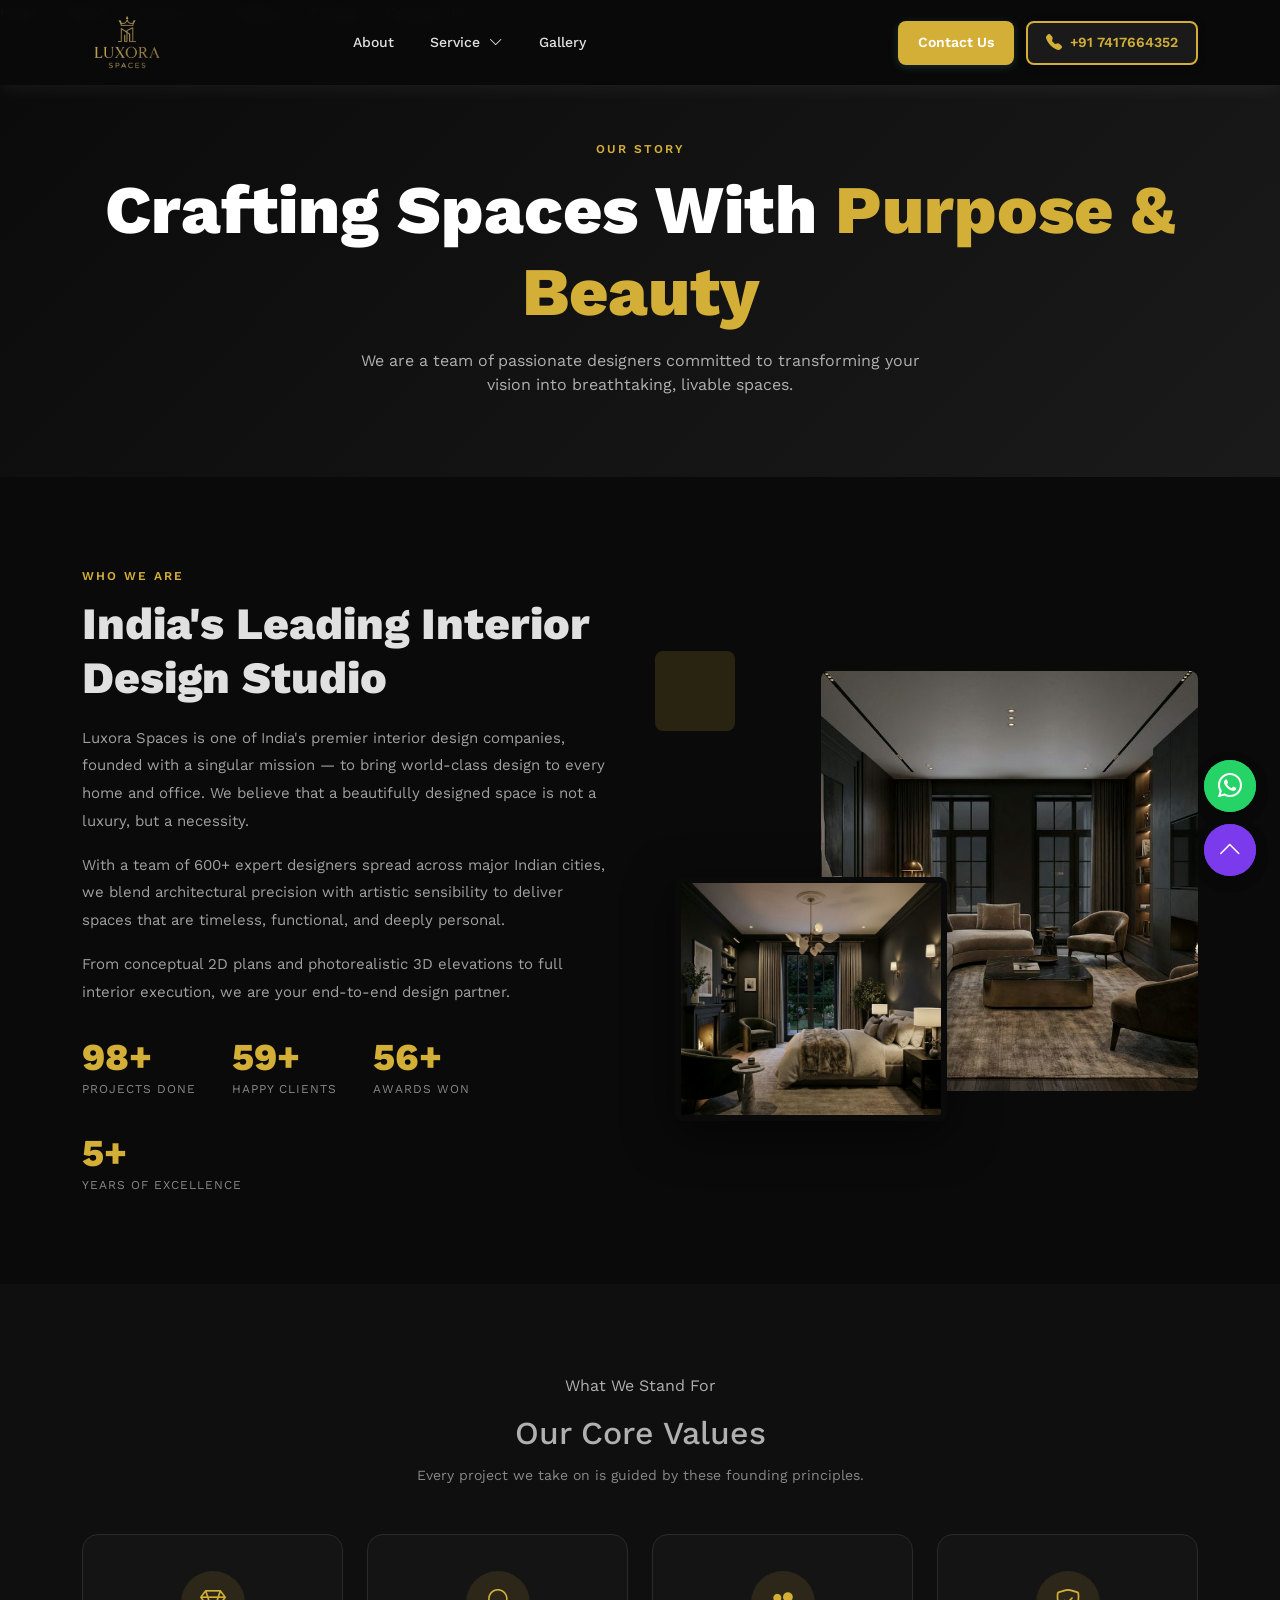
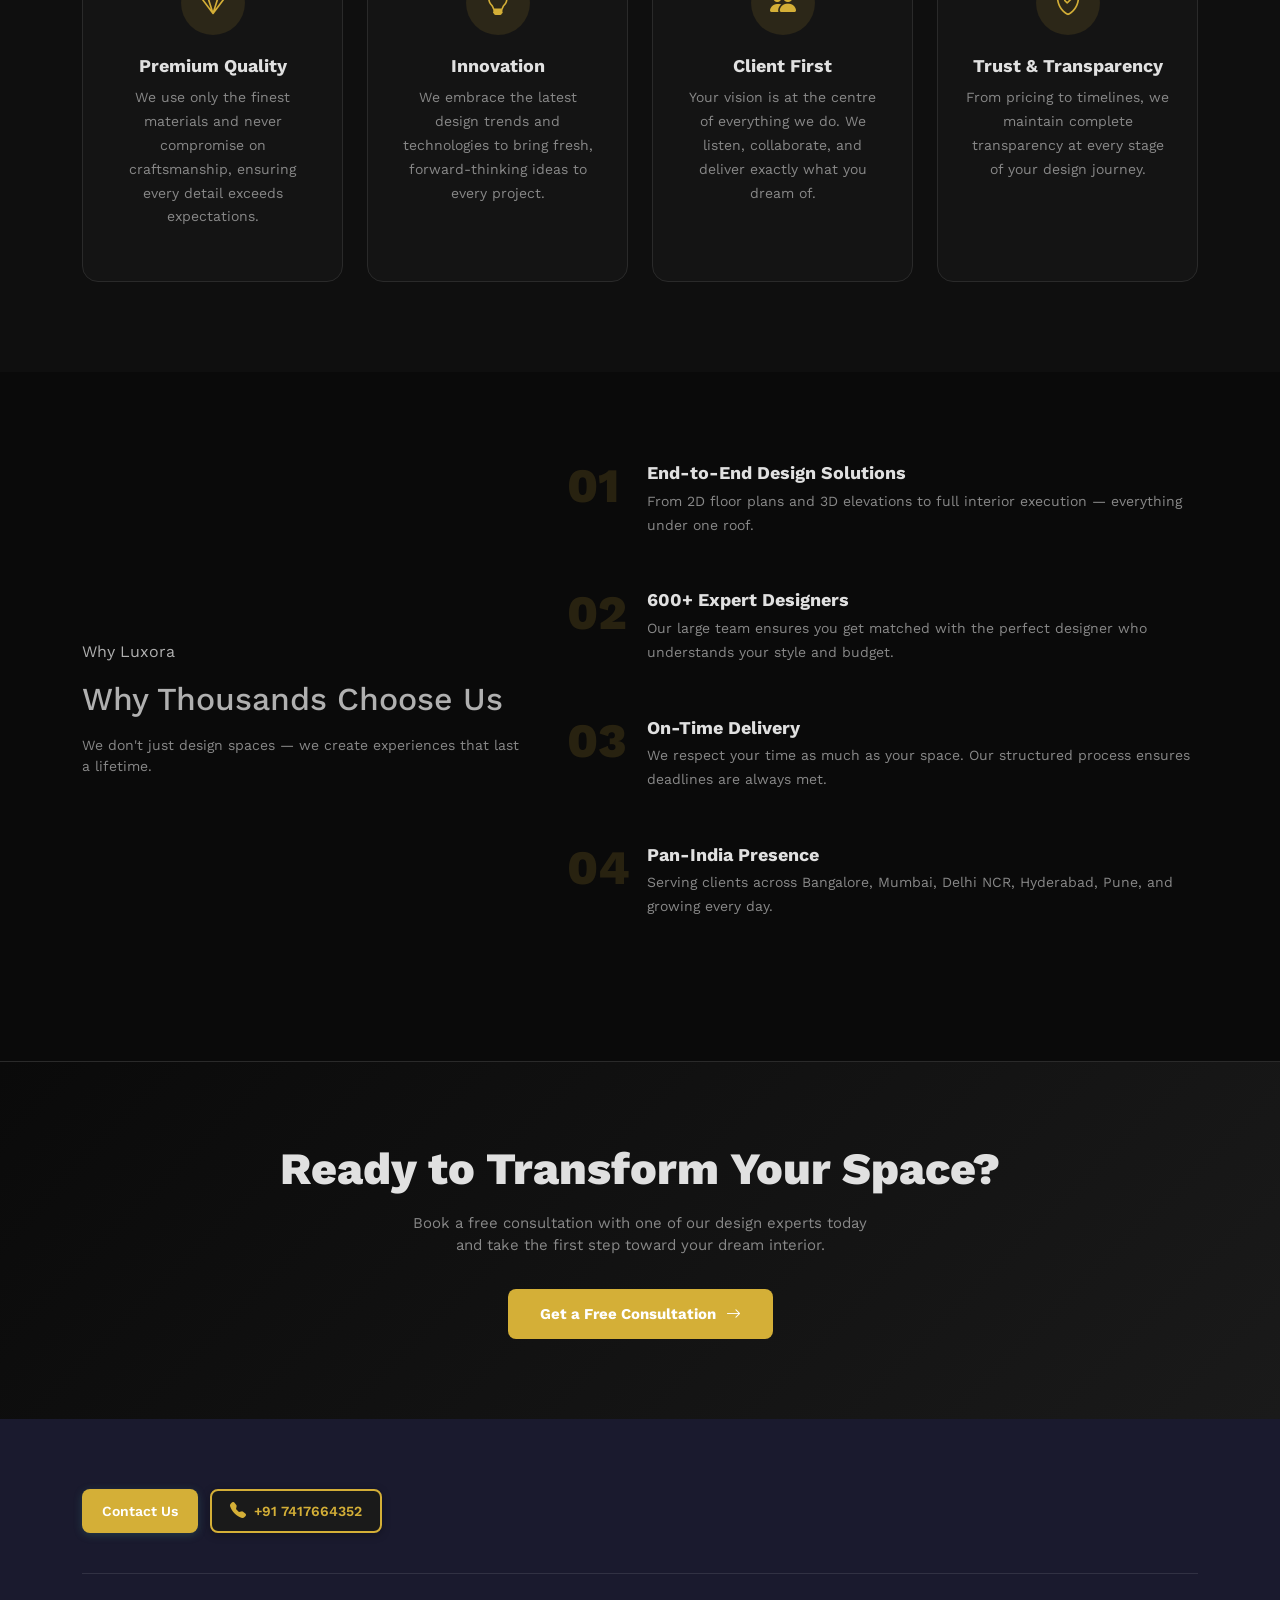
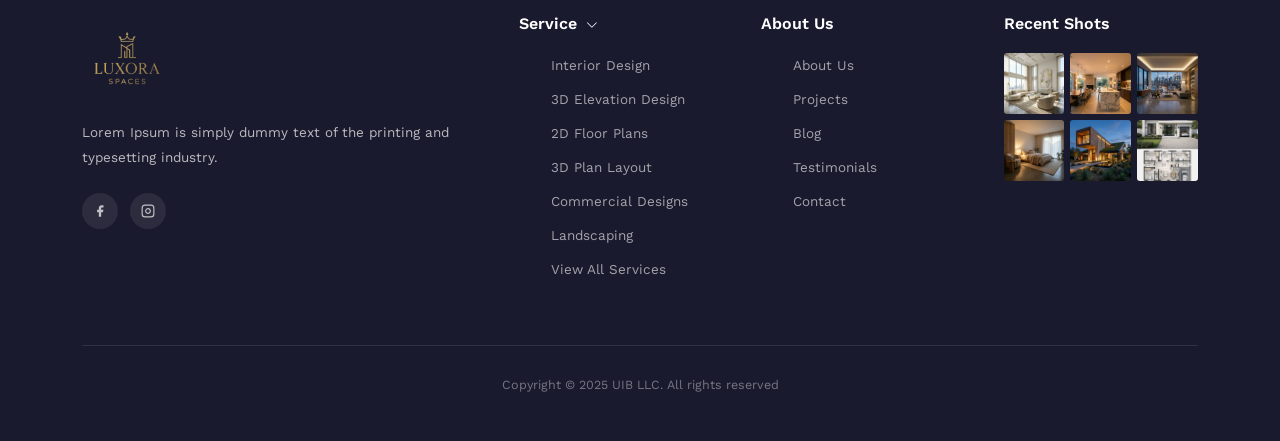
<file: about.html>
<!DOCTYPE html>
<html lang="en">
<head>

<!-- Google Tag Manager -->
<script>(function(w,d,s,l,i){w[l]=w[l]||[];w[l].push({'gtm.start':
new Date().getTime(),event:'gtm.js'});var f=d.getElementsByTagName(s)[0],
j=d.createElement(s),dl=l!='dataLayer'?'&l='+l:'';j.async=true;j.src=
'https://www.googletagmanager.com/gtm.js?id='+i+dl;f.parentNode.insertBefore(j,f);
})(window,document,'script','dataLayer','GTM-TGMSWZFW');</script>
<!-- End Google Tag Manager -->

  <meta charset="UTF-8">
  <meta name="viewport" content="width=device-width, initial-scale=1.0">
  <meta name="description" content="Learn about Luxora Spaces, a leading interior design studio in India transforming homes and commercial spaces with premium 2D and 3D design, execution, and end-to-end project management.">
  <title>About Us | Luxora Spaces</title>
  <link rel="icon" type="image/png" href="./assets/images/favicon.png">
  <link rel="preconnect" href="https://fonts.googleapis.com">
  <link rel="preconnect" href="https://fonts.gstatic.com" crossorigin>
  <link href="https://fonts.googleapis.com/css2?family=Work+Sans:wght@300;400;500;600;700;800;900&display=swap" rel="stylesheet">
  <link href="https://cdn.jsdelivr.net/npm/bootstrap@5.3.2/dist/css/bootstrap.min.css" rel="stylesheet">
  <link rel="stylesheet" href="https://cdn.jsdelivr.net/npm/bootstrap-icons@1.11.1/font/bootstrap-icons.css">
  <link rel="stylesheet" href="./css/style.css">
  <style>
    /* Hero */
    .about-hero {
      background: linear-gradient(135deg, #0a0a0a 0%, #1a1a1a 100%);
      padding: 140px 0 80px;
      text-align: center;
    }
    .about-hero h1 {
      font-family: 'Work Sans', sans-serif;
      font-size: clamp(38px, 5.5vw, 68px);
      font-weight: 800; color: #fff; margin-bottom: 16px;
    }
    .about-hero h1 span { color: var(--teal); }
    .about-hero p {
      font-size: 16px; color: #b0b0b0;
      max-width: 560px; margin: 0 auto;
    }

    /* Story */
    .about-story {
      background: #0a0a0a;
      padding: 90px 0;
    }
    .about-grid {
      display: grid;
      grid-template-columns: 1fr 1fr;
      gap: 70px;
      align-items: center;
    }
    @media (max-width: 768px) {
      .about-grid { grid-template-columns: 1fr; gap: 40px; }
    }
    .about-text .section-tag {
      font-size: 12px; font-weight: 600;
      color: var(--teal); text-transform: uppercase;
      letter-spacing: 2px; margin-bottom: 12px; display: block;
    }
    .about-text h2 {
      font-family: 'Work Sans', sans-serif;
      font-size: clamp(28px, 3.5vw, 46px);
      font-weight: 800; color: #e0e0e0;
      line-height: 1.2; margin-bottom: 20px;
    }
    .about-text p {
      font-size: 15px; line-height: 1.85;
      color: #a0a0a0; margin-bottom: 16px;
    }
    .about-stats {
      display: flex; gap: 36px; margin-top: 32px; flex-wrap: wrap;
    }
    .about-stat-num {
      font-family: 'Work Sans', sans-serif;
      font-size: 38px; font-weight: 800;
      color: var(--teal); line-height: 1;
    }
    .about-stat-label {
      font-size: 12px; color: #888; margin-top: 4px; text-transform: uppercase; letter-spacing: 1px;
    }
    .about-images {
      position: relative; height: 420px;
    }
    .about-img-main {
      width: 72%; height: 100%;
      object-fit: cover; border-radius: 8px;
      position: absolute; right: 0;
    }
    .about-img-accent {
      width: 52%; height: 58%;
      object-fit: cover; border-radius: 8px;
      position: absolute; bottom: -30px; left: 0;
      border: 6px solid #0a0a0a;
      box-shadow: 0 12px 48px rgba(0,0,0,0.6);
    }
    .about-deco {
      position: absolute;
      width: 80px; height: 80px;
      background: var(--teal); opacity: 0.15;
      top: -20px; left: -20px; border-radius: 8px; z-index: -1;
    }

    /* Values */
    .about-values {
      background: #0f0f0f;
      padding: 90px 0;
    }
    .value-card {
      background: #141414;
      border: 1px solid #2a2a2a;
      border-radius: 16px;
      padding: 36px 28px;
      text-align: center;
      transition: all 0.3s;
      height: 100%;
    }
    .value-card:hover {
      border-color: var(--teal);
      transform: translateY(-4px);
      box-shadow: 0 12px 40px rgba(212,175,55,0.12);
    }
    .value-icon {
      width: 64px; height: 64px;
      border-radius: 50%;
      background: rgba(212,175,55,0.12);
      display: flex; align-items: center; justify-content: center;
      margin: 0 auto 20px;
      font-size: 26px; color: var(--teal);
    }
    .value-card h4 {
      font-family: 'Work Sans', sans-serif;
      font-size: 18px; font-weight: 700;
      color: #e0e0e0; margin-bottom: 10px;
    }
    .value-card p { font-size: 14px; color: #888; line-height: 1.7; }

    /* Why Choose Us */
    .about-why {
      background: #0a0a0a;
      padding: 90px 0;
    }
    .why-item {
      display: flex; gap: 20px; align-items: flex-start;
      margin-bottom: 36px;
    }
    .why-num {
      font-family: 'Work Sans', sans-serif;
      font-size: 48px; font-weight: 800;
      color: rgba(212,175,55,0.15);
      line-height: 1; min-width: 60px;
    }
    .why-text h4 {
      font-size: 18px; font-weight: 700;
      color: #e0e0e0; margin-bottom: 6px;
    }
    .why-text p { font-size: 14px; color: #888; line-height: 1.7; }

    /* Team section */
    .about-team {
      background: #0f0f0f;
      padding: 90px 0;
    }
    .team-card {
      background: #141414;
      border: 1px solid #2a2a2a;
      border-radius: 16px;
      overflow: hidden;
      text-align: center;
      transition: all 0.3s;
    }
    .team-card:hover {
      border-color: var(--teal);
      transform: translateY(-4px);
      box-shadow: 0 12px 40px rgba(212,175,55,0.12);
    }
    .team-card-img {
      height: 280px;
      background: #1a1a1a;
      overflow: hidden;
    }
    .team-card-img img {
      width: 100%; height: 100%;
      object-fit: cover;
    }
    .team-card-body { padding: 24px; }
    .team-card h4 {
      font-family: 'Work Sans', sans-serif;
      font-size: 18px; font-weight: 700;
      color: #e0e0e0; margin-bottom: 4px;
    }
    .team-card p { font-size: 13px; color: var(--teal); margin-bottom: 12px; }
    .team-social a {
      display: inline-flex; align-items: center; justify-content: center;
      width: 34px; height: 34px; border-radius: 50%;
      border: 1px solid #2a2a2a; color: #888; margin: 0 4px;
      font-size: 14px; text-decoration: none; transition: all 0.2s;
    }
    .team-social a:hover { border-color: var(--teal); color: var(--teal); }

    /* CTA */
    .about-cta {
      background: linear-gradient(135deg, #0a0a0a, #1a1a1a);
      padding: 80px 0;
      text-align: center;
      border-top: 1px solid #2a2a2a;
    }
    .about-cta h2 {
      font-family: 'Work Sans', sans-serif;
      font-size: clamp(28px, 3.5vw, 48px);
      font-weight: 800; color: #e0e0e0;
      margin-bottom: 16px;
    }
    .about-cta p { font-size: 15px; color: #888; max-width: 480px; margin: 0 auto 32px; }
    .cta-btn {
      display: inline-flex; align-items: center; gap: 10px;
      background: var(--teal); color: #fff;
      padding: 14px 32px; border-radius: 8px;
      text-decoration: none; font-weight: 700; font-size: 15px;
      transition: background 0.3s, transform 0.2s;
    }
    .cta-btn:hover { background: var(--teal-light); color: #fff; transform: translateY(-2px); }
  </style>
</head>

<body>
    
<!-- Google Tag Manager (noscript) -->
<noscript><iframe src="https://www.googletagmanager.com/ns.html?id=GTM-TGMSWZFW"
height="0" width="0" style="display:none;visibility:hidden"></iframe></noscript>
<!-- End Google Tag Manager (noscript) -->
<!-- NAVBAR -->
  <div id="header-wrapper"></div>

  <!-- Hero -->
  <section class="about-hero">
    <div class="container">
      <p class="section-tag" style="font-size:12px;font-weight:600;color:var(--teal);text-transform:uppercase;letter-spacing:2px;margin-bottom:12px;">Our Story</p>
      <h1>Crafting Spaces With <span>Purpose & Beauty</span></h1>
      <p>We are a team of passionate designers committed to transforming your vision into breathtaking, livable spaces.</p>
    </div>
  </section>

  <!-- Story Section -->
  <section class="about-story">
    <div class="container">
      <div class="about-grid">
        <div class="about-text fade-in">
          <span class="section-tag">Who We Are</span>
          <h2>India's Leading Interior Design Studio</h2>
          <p>Luxora Spaces is one of India's premier interior design companies, founded with a singular mission — to bring world-class design to every home and office. We believe that a beautifully designed space is not a luxury, but a necessity.</p>
          <p>With a team of 600+ expert designers spread across major Indian cities, we blend architectural precision with artistic sensibility to deliver spaces that are timeless, functional, and deeply personal.</p>
          <p>From conceptual 2D plans and photorealistic 3D elevations to full interior execution, we are your end-to-end design partner.</p>
          <div class="about-stats">
            <div>
              <div class="about-stat-num">98+</div>
              <div class="about-stat-label">Projects Done</div>
            </div>
            <div>
              <div class="about-stat-num">59+</div>
              <div class="about-stat-label">Happy Clients</div>
            </div>
            <div>
              <div class="about-stat-num">56+</div>
              <div class="about-stat-label">Awards Won</div>
            </div>
            <div>
              <div class="about-stat-num">5+</div>
              <div class="about-stat-label">Years of Excellence</div>
            </div>
          </div>
        </div>
        <div class="about-images fade-in" style="padding-bottom: 30px;">
          <div class="about-deco"></div>
          <img class="about-img-main" src="./assets/images/portfolio-living.png" alt="Luxora Spaces Interior">
          <img class="about-img-accent" src="./assets/images/portfolio-bedroom.png" alt="Luxora Spaces Bedroom">
        </div>
      </div>
    </div>
  </section>

  <!-- Values -->
  <section class="about-values">
    <div class="container">
      <div class="section-header text-center mb-5 fade-in">
        <p class="section-tag">What We Stand For</p>
        <h2 class="section-title">Our Core Values</h2>
        <p style="color:#888; max-width:500px; margin:12px auto 0; font-size:14px;">Every project we take on is guided by these founding principles.</p>
      </div>
      <div class="row g-4">
        <div class="col-lg-3 col-md-6">
          <div class="value-card fade-in">
            <div class="value-icon"><i class="bi bi-gem"></i></div>
            <h4>Premium Quality</h4>
            <p>We use only the finest materials and never compromise on craftsmanship, ensuring every detail exceeds expectations.</p>
          </div>
        </div>
        <div class="col-lg-3 col-md-6">
          <div class="value-card fade-in">
            <div class="value-icon"><i class="bi bi-lightbulb"></i></div>
            <h4>Innovation</h4>
            <p>We embrace the latest design trends and technologies to bring fresh, forward-thinking ideas to every project.</p>
          </div>
        </div>
        <div class="col-lg-3 col-md-6">
          <div class="value-card fade-in">
            <div class="value-icon"><i class="bi bi-people-fill"></i></div>
            <h4>Client First</h4>
            <p>Your vision is at the centre of everything we do. We listen, collaborate, and deliver exactly what you dream of.</p>
          </div>
        </div>
        <div class="col-lg-3 col-md-6">
          <div class="value-card fade-in">
            <div class="value-icon"><i class="bi bi-shield-check"></i></div>
            <h4>Trust & Transparency</h4>
            <p>From pricing to timelines, we maintain complete transparency at every stage of your design journey.</p>
          </div>
        </div>
      </div>
    </div>
  </section>

  <!-- Why Choose Us -->
  <section class="about-why">
    <div class="container">
      <div class="row align-items-center g-5">
        <div class="col-lg-5 fade-in">
          <p class="section-tag">Why Luxora</p>
          <h2 class="section-title" style="text-align:left;">Why Thousands Choose Us</h2>
          <p style="color:#888; font-size:14px; margin-top:16px;">We don't just design spaces — we create experiences that last a lifetime.</p>
        </div>
        <div class="col-lg-7 fade-in">
          <div class="why-item">
            <div class="why-num">01</div>
            <div class="why-text">
              <h4>End-to-End Design Solutions</h4>
              <p>From 2D floor plans and 3D elevations to full interior execution — everything under one roof.</p>
            </div>
          </div>
          <div class="why-item">
            <div class="why-num">02</div>
            <div class="why-text">
              <h4>600+ Expert Designers</h4>
              <p>Our large team ensures you get matched with the perfect designer who understands your style and budget.</p>
            </div>
          </div>
          <div class="why-item">
            <div class="why-num">03</div>
            <div class="why-text">
              <h4>On-Time Delivery</h4>
              <p>We respect your time as much as your space. Our structured process ensures deadlines are always met.</p>
            </div>
          </div>
          <div class="why-item">
            <div class="why-num">04</div>
            <div class="why-text">
              <h4>Pan-India Presence</h4>
              <p>Serving clients across Bangalore, Mumbai, Delhi NCR, Hyderabad, Pune, and growing every day.</p>
            </div>
          </div>
        </div>
      </div>
    </div>
  </section>

  <!-- CTA -->
  <section class="about-cta">
    <div class="container">
      <h2>Ready to Transform Your Space?</h2>
      <p>Book a free consultation with one of our design experts today and take the first step toward your dream interior.</p>
      <a href="contact.html" class="cta-btn">
        Get a Free Consultation <i class="bi bi-arrow-right"></i>
      </a>
    </div>
  </section>

  <div id="footer-wrapper"></div>

  <script src="https://cdn.jsdelivr.net/npm/bootstrap@5.3.2/dist/js/bootstrap.bundle.min.js"></script>
  <script src="./js/loadComponent.js"></script>
  <script>
    // Fade-in on scroll
    const fadeEls = document.querySelectorAll('.fade-in');
    const observer = new IntersectionObserver((entries) => {
      entries.forEach(e => {
        if (e.isIntersecting) { e.target.classList.add('visible'); observer.unobserve(e.target); }
      });
    }, { threshold: 0.12 });
    fadeEls.forEach(el => observer.observe(el));
  </script>
</body>
</html>
</file>
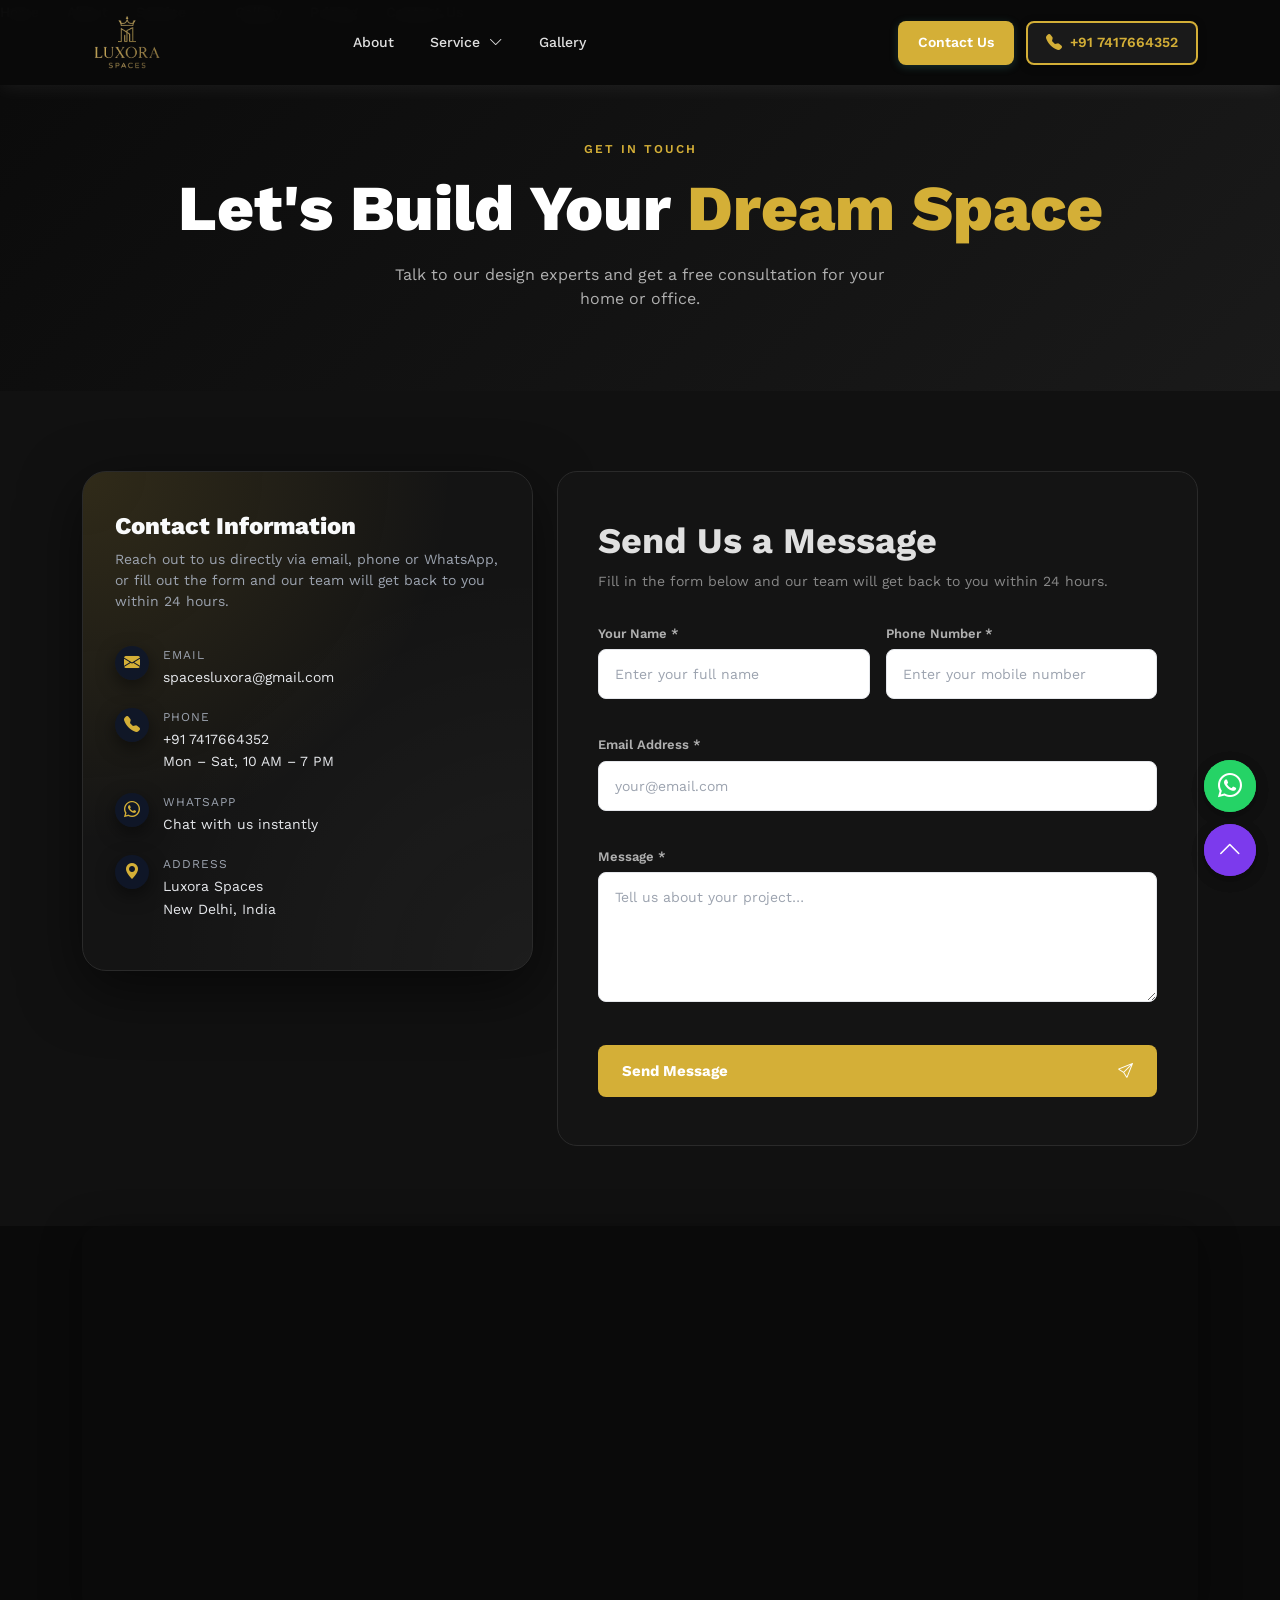
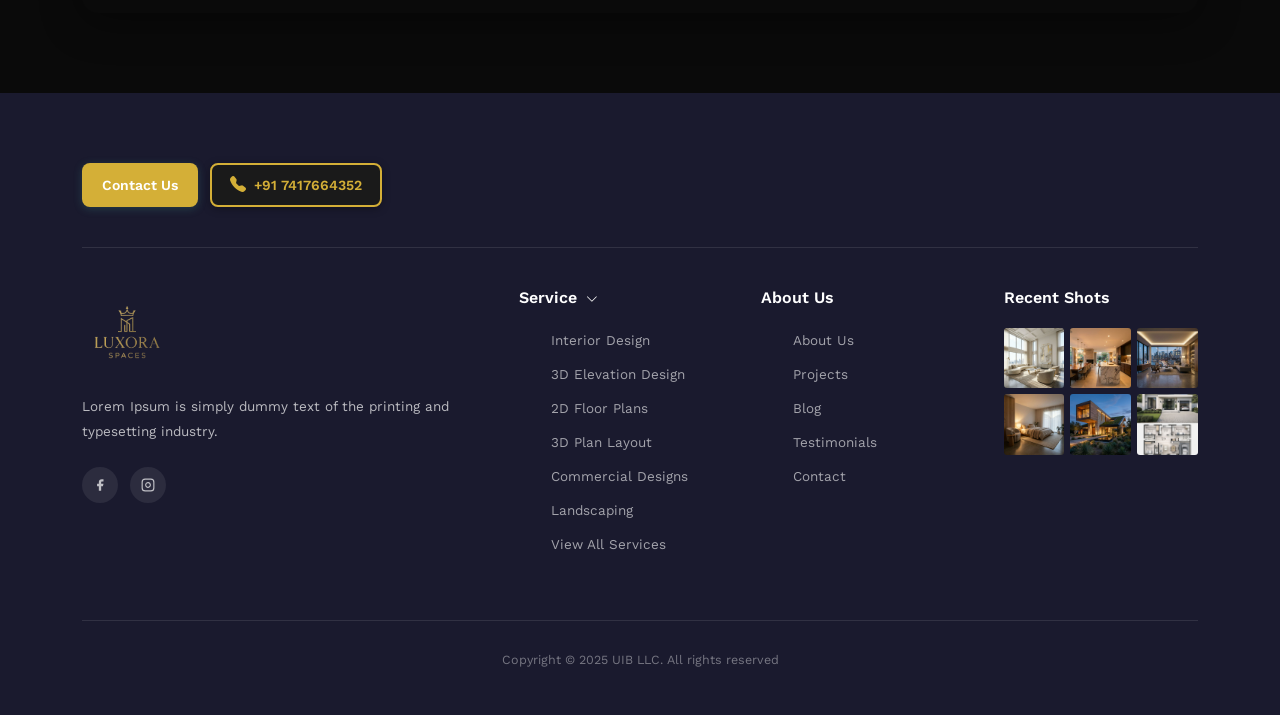
<file: contact.html>
<!DOCTYPE html>
<html lang="en">
<head>
<!-- Google Tag Manager -->
<script>(function(w,d,s,l,i){w[l]=w[l]||[];w[l].push({'gtm.start':
new Date().getTime(),event:'gtm.js'});var f=d.getElementsByTagName(s)[0],
j=d.createElement(s),dl=l!='dataLayer'?'&l='+l:'';j.async=true;j.src=
'https://www.googletagmanager.com/gtm.js?id='+i+dl;f.parentNode.insertBefore(j,f);
})(window,document,'script','dataLayer','GTM-TGMSWZFW');</script>
<!-- End Google Tag Manager -->
  <meta charset="UTF-8">
  <meta name="viewport" content="width=device-width, initial-scale=1.0">
  <meta name="description" content="Contact Luxora Spaces to book a free interior design consultation, discuss your project requirements, or get quotes for 2D plans, 3D designs, and full home interiors.">
  <title>Contact Us | Luxora Spaces</title>
  <link rel="icon" type="image/png" href="./assets/images/favicon.png">
  <link rel="preconnect" href="https://fonts.googleapis.com">
  <link rel="preconnect" href="https://fonts.gstatic.com" crossorigin>
  <link href="https://fonts.googleapis.com/css2?family=Work+Sans:wght@300;400;500;600;700;800;900&display=swap" rel="stylesheet">
  <link href="https://cdn.jsdelivr.net/npm/bootstrap@5.3.2/dist/css/bootstrap.min.css" rel="stylesheet">
  <link rel="stylesheet" href="https://cdn.jsdelivr.net/npm/bootstrap-icons@1.11.1/font/bootstrap-icons.css">
  <link rel="stylesheet" href="./css/style.css">
  <style>
    .contact-page-hero {
      background: linear-gradient(135deg, #0a0a0a 0%, #1a1a1a 100%);
      padding: 140px 0 80px;
      text-align: center;
    }
    .contact-page-hero h1 {
      font-family: 'Work Sans', sans-serif;
      font-size: clamp(36px, 5vw, 64px);
      font-weight: 800;
      color: #fff;
      margin-bottom: 16px;
    }
    .contact-page-hero h1 span { color: var(--teal); }
    .contact-page-hero p {
      font-size: 16px;
      color: #b0b0b0;
      max-width: 500px;
      margin: 0 auto;
    }
    .contact-info-cards {
      display: flex;
      flex-wrap: wrap;
      flex-direction: row;
      gap: 20px;
    }

    /* Left contact panel styled like reference image */
    .contact-info-panel {
      background: radial-gradient(circle at top left, rgba(212,175,55,0.15), transparent 55%),
                  radial-gradient(circle at bottom right, rgba(255,255,255,0.04), transparent 60%),
                  #141414;
      border-radius: 24px;
      padding: 40px 32px;
      border: 1px solid #2a2a2a;
      box-shadow: 0 18px 60px rgba(0,0,0,0.55);
    }
    .contact-info-title {
      font-family: 'Work Sans', sans-serif;
      font-size: 24px;
      font-weight: 800;
      color: #f9fafb;
      margin-bottom: 8px;
    }
    .contact-info-sub {
      font-size: 14px;
      color: #9ca3af;
      margin-bottom: 24px;
    }
    .contact-info-row {
      display: flex;
      align-items: flex-start;
      gap: 14px;
      padding: 10px 0;
    }
    .contact-info-icon {
      width: 34px;
      height: 34px;
      border-radius: 50%;
      background: rgba(15,23,42,0.9);
      display: flex;
      align-items: center;
      justify-content: center;
      color: var(--teal);
      font-size: 16px;
      flex-shrink: 0;
      box-shadow: 0 6px 18px rgba(0,0,0,0.5);
    }
    .contact-info-text-title {
      font-size: 12px;
      text-transform: uppercase;
      letter-spacing: .08em;
      color: #9ca3af;
      margin-bottom: 2px;
    }
    .contact-info-text-main {
      font-size: 14px;
      color: #e5e7eb;
      margin: 0;
      line-height: 1.6;
    }
    .contact-info-text-main a {
      color: #e5e7eb;
      text-decoration: none;
    }
    .contact-info-text-main a:hover {
      color: var(--teal);
    }

    /* Contact Info Cards */
    .contact-info-section {
      background: #0a0a0a;
      padding: 60px 0;
    }
    .info-card {
      background: #141414;
      border: 1px solid #2a2a2a;
      border-radius: 16px;
      padding: 36px 28px;
      text-align: center;
      transition: all 0.3s;
      height: 100%;
    }
    .info-card:hover {
      border-color: var(--teal);
      transform: translateY(-4px);
      box-shadow: 0 12px 40px rgba(212,175,55,0.15);
    }
    .info-card-icon {
      width: 64px; height: 64px;
      border-radius: 50%;
      background: rgba(212,175,55,0.12);
      display: flex; align-items: center; justify-content: center;
      margin: 0 auto 20px;
      font-size: 26px;
      color: var(--teal);
    }
    .info-card h4 {
      font-family: 'Work Sans', sans-serif;
      font-size: 18px; font-weight: 700;
      color: #e0e0e0; margin-bottom: 10px;
    }
    .info-card p, .info-card a {
      font-size: 14px; color: #b0b0b0;
      text-decoration: none; line-height: 1.7;
    }
    .info-card a:hover { color: var(--teal); }

    /* Form Section */
    .contact-form-section {
      background: #111;
      padding: 80px 0;
    }
    .contact-form-wrap {
      background: #141414;
      border: 1px solid #2a2a2a;
      border-radius: 20px;
      padding: 48px 40px;
    }
    @media (max-width: 576px) {
      .contact-form-wrap { padding: 32px 20px; }
    }
    .contact-form-wrap h2 {
      font-family: 'Work Sans', sans-serif;
      font-size: clamp(24px, 3vw, 36px);
      font-weight: 700; color: #e0e0e0;
      margin-bottom: 8px;
    }
    .contact-form-wrap .sub {
      font-size: 14px; color: #888; margin-bottom: 32px;
    }
    .cf-label {
      font-size: 13px; font-weight: 600;
      color: #b0b0b0; margin-bottom: 6px;
      display: block;
    }
    .cf-input {
      width: 100%;
      height: 50px;
      background: #fff;
      border: 1px solid #e5e7eb;
      border-radius: 8px;
      padding: 0 16px;
      font-size: 14px;
      color: #111827;
      font-family: 'Work Sans', sans-serif;
      margin-bottom: 20px;
      transition: border-color 0.2s;
      outline: none;
    }
    .cf-input::placeholder { color: #9ca3af; }
    .cf-input:focus { border-color: var(--teal); box-shadow: 0 0 0 3px rgba(212,175,55,0.15); }
    textarea.cf-input {
      height: 130px;
      padding: 14px 16px;
      resize: vertical;
    }
    select.cf-input { appearance: none; cursor: pointer; }
    .cf-submit {
      width: 100%;
      height: 52px;
      background: var(--teal);
      color: #fff;
      border: none;
      border-radius: 8px;
      font-size: 15px;
      font-weight: 700;
      font-family: 'Work Sans', sans-serif;
      cursor: pointer;
      display: flex;
      align-items: center;
      justify-content: space-between;
      padding: 0 24px;
      transition: background 0.3s, transform 0.2s;
    }
    .cf-submit:hover { background: var(--teal-light); transform: translateY(-1px); }

    /* Map placeholder */
    .map-section { background: #0a0a0a; padding: 0 0 80px; }
    .map-wrap {
      border-radius: 16px;
      overflow: hidden;
      box-shadow: 0 8px 40px rgba(0,0,0,0.4);
    }
  </style>
</head>

<body>
    
<!-- Google Tag Manager (noscript) -->
<noscript><iframe src="https://www.googletagmanager.com/ns.html?id=GTM-TGMSWZFW"
height="0" width="0" style="display:none;visibility:hidden"></iframe></noscript>
<!-- End Google Tag Manager (noscript) -->
<!-- NAVBAR -->
  <div id="header-wrapper"></div>

  <!-- Hero -->
  <section class="contact-page-hero">
    <div class="container">
      <p class="section-tag" style="font-size:12px;font-weight:600;color:var(--teal);text-transform:uppercase;letter-spacing:2px;margin-bottom:12px;">Get In Touch</p>
      <h1>Let's Build Your <span>Dream Space</span></h1>
      <p>Talk to our design experts and get a free consultation for your home or office.</p>
    </div>
  </section>

  <!-- Main Contact Section: Left info, right form -->
  <section class="contact-form-section">
    <div class="container">
      <div class="row g-4 align-items-stretch">
        <!-- Left: Address / contact details (single panel like reference) -->
        <div class="col-lg-5">
          <div class="contact-info-panel">
            <h2 class="contact-info-title">Contact Information</h2>
            <p class="contact-info-sub">Reach out to us directly via email, phone or WhatsApp, or fill out the form and our team will get back to you within 24 hours.</p>

            <div class="contact-info-row">
              <div class="contact-info-icon">
                <i class="bi bi-envelope-fill"></i>
              </div>
              <div>
                <div class="contact-info-text-title">Email</div>
                <p class="contact-info-text-main">
                  <a href="mailto:spacesluxora@gmail.com">spacesluxora@gmail.com</a>
                </p>
              </div>
            </div>

            <div class="contact-info-row">
              <div class="contact-info-icon">
                <i class="bi bi-telephone-fill"></i>
              </div>
              <div>
                <div class="contact-info-text-title">Phone</div>
                <p class="contact-info-text-main">
                  <a href="tel:+917417664352">+91 7417664352</a><br/>
                  Mon – Sat, 10 AM – 7 PM
                </p>
              </div>
            </div>

            <div class="contact-info-row">
              <div class="contact-info-icon">
                <i class="bi bi-whatsapp"></i>
              </div>
              <div>
                <div class="contact-info-text-title">WhatsApp</div>
                <p class="contact-info-text-main">
                  <a href="https://wa.me/917417664352" target="_blank" rel="noopener">Chat with us instantly</a>
                </p>
              </div>
            </div>

            <div class="contact-info-row">
              <div class="contact-info-icon">
                <i class="bi bi-geo-alt-fill"></i>
              </div>
              <div>
                <div class="contact-info-text-title">Address</div>
                <p class="contact-info-text-main">
                  Luxora Spaces<br/>
                  New Delhi, India
                </p>
              </div>
            </div>
          </div>
        </div>

        <!-- Right: Form -->
        <div class="col-lg-7">
          <div class="contact-form-wrap">
            <h2>Send Us a Message</h2>
            <p class="sub">Fill in the form below and our team will get back to you within 24 hours.</p>

            <div id="cp-success" style="display:none; background:#d1fae5; color:#065f46; border-radius:8px; padding:14px 18px; margin-bottom:20px; font-size:14px; font-weight:600;">
              ✅ Thank you! We'll contact you shortly.
            </div>
            <div id="cp-error" style="display:none; background:#fee2e2; color:#991b1b; border-radius:8px; padding:14px 18px; margin-bottom:20px; font-size:14px; font-weight:600;">
              ❌ Something went wrong. Please try again.
            </div>

            <form id="contactPageForm" novalidate>
              <div class="row g-3">
                <div class="col-md-6">
                  <label class="cf-label">Your Name *</label>
                  <input id="cp-name" type="text" class="cf-input" placeholder="Enter your full name" required>
                </div>
                <div class="col-md-6">
                  <label class="cf-label">Phone Number *</label>
                  <input id="cp-phone" type="tel" class="cf-input" placeholder="Enter your mobile number" required>
                </div>
                <div class="col-12">
                  <label class="cf-label">Email Address *</label>
                  <input id="cp-email" type="email" class="cf-input" placeholder="your@email.com" required>
                </div>
                <div class="col-12">
                  <label class="cf-label">Message *</label>
                  <textarea id="cp-message" class="cf-input" placeholder="Tell us about your project…" required></textarea>
                </div>
                <div class="col-12">
                  <button type="submit" id="cpSubmitBtn" class="cf-submit">
                    <span id="cpBtnText">Send Message</span>
                    <i class="bi bi-send" id="cpBtnIcon"></i>
                  </button>
                </div>
              </div>
            </form>
          </div>
        </div>
      </div>
    </div>
  </section>

  <!-- Map -->
  <section class="map-section">
    <div class="container">
      <div class="map-wrap">
        <iframe
          src="https://www.google.com/maps/embed?pb=!1m18!1m12!1m3!1d448193.95109614596!2d76.76357148554327!3d28.644287349508655!2m3!1f0!2f0!3f0!3m2!1i1024!2i768!4f13.1!3m3!1m2!1s0x390cfd5b347eb62d%3A0x52c2b7494e204dce!2sNew%20Delhi%2C%20Delhi!5e0!3m2!1sen!2sin!4v1709559123456!5m2!1sen!2sin"
          width="100%" height="380" style="border:0;" allowfullscreen="" loading="lazy"
          referrerpolicy="no-referrer-when-downgrade">
        </iframe>
      </div>
    </div>
  </section>

  <div id="footer-wrapper"></div>

  <script src="https://cdn.jsdelivr.net/npm/bootstrap@5.3.2/dist/js/bootstrap.bundle.min.js"></script>
  <script src="./js/loadComponent.js"></script>
  <script>
    document.getElementById('contactPageForm').addEventListener('submit', async function(e) {
      e.preventDefault();

      var name     = document.getElementById('cp-name').value.trim();
      var phone    = document.getElementById('cp-phone').value.trim();
      var email    = document.getElementById('cp-email').value.trim();
      var message  = document.getElementById('cp-message').value.trim();

      var successEl = document.getElementById('cp-success');
      var errorEl   = document.getElementById('cp-error');

      // Validation
      if (!name || !phone || !email || !message) {
        errorEl.textContent = '❌ Please fill in all required fields.';
        errorEl.style.display = 'block';
        successEl.style.display = 'none';
        return;
      }

      // Email validation - basic regex to check valid email format
      var emailRegex = /^[^\s@]+@[^\s@]+\.[^\s@]+$/;
      if (!emailRegex.test(email)) {
        errorEl.textContent = '❌ Please enter a valid email address.';
        errorEl.style.display = 'block';
        successEl.style.display = 'none';
        return;
      }

      var btn     = document.getElementById('cpSubmitBtn');
      var btnText = document.getElementById('cpBtnText');
      var btnIcon = document.getElementById('cpBtnIcon');
      btn.disabled = true;
      btnText.textContent = 'Sending…';
      btnIcon.className = 'bi bi-hourglass-split';

      try {
        var formData = new FormData();
        formData.append('access_key',  'a3e5ca8b-c6e3-4b44-8d43-35b25937db4b');
        formData.append('subject',     'New Contact Enquiry – ' + name);
        formData.append('from_name',   'Luxora Spaces Website');
        formData.append('name',        name);
        formData.append('phone',       phone);
        formData.append('email',       email);
        formData.append('message',     message);

        var res  = await fetch('https://api.web3forms.com/submit', { method: 'POST', body: formData });
        var data = await res.json();

        if (data.success) {
          // Redirect to thank you page
          window.location.href = 'thank-you.html';
        } else {
          throw new Error(data.message);
        }
      } catch(err) {
        errorEl.textContent = '❌ Something went wrong. Please try again.';
        errorEl.style.display = 'block';
        successEl.style.display = 'none';
        btnText.textContent = 'Send Message';
        btnIcon.className   = 'bi bi-send';
        btn.disabled = false;
      }
    });
  </script>
</body>
</html>
</file>
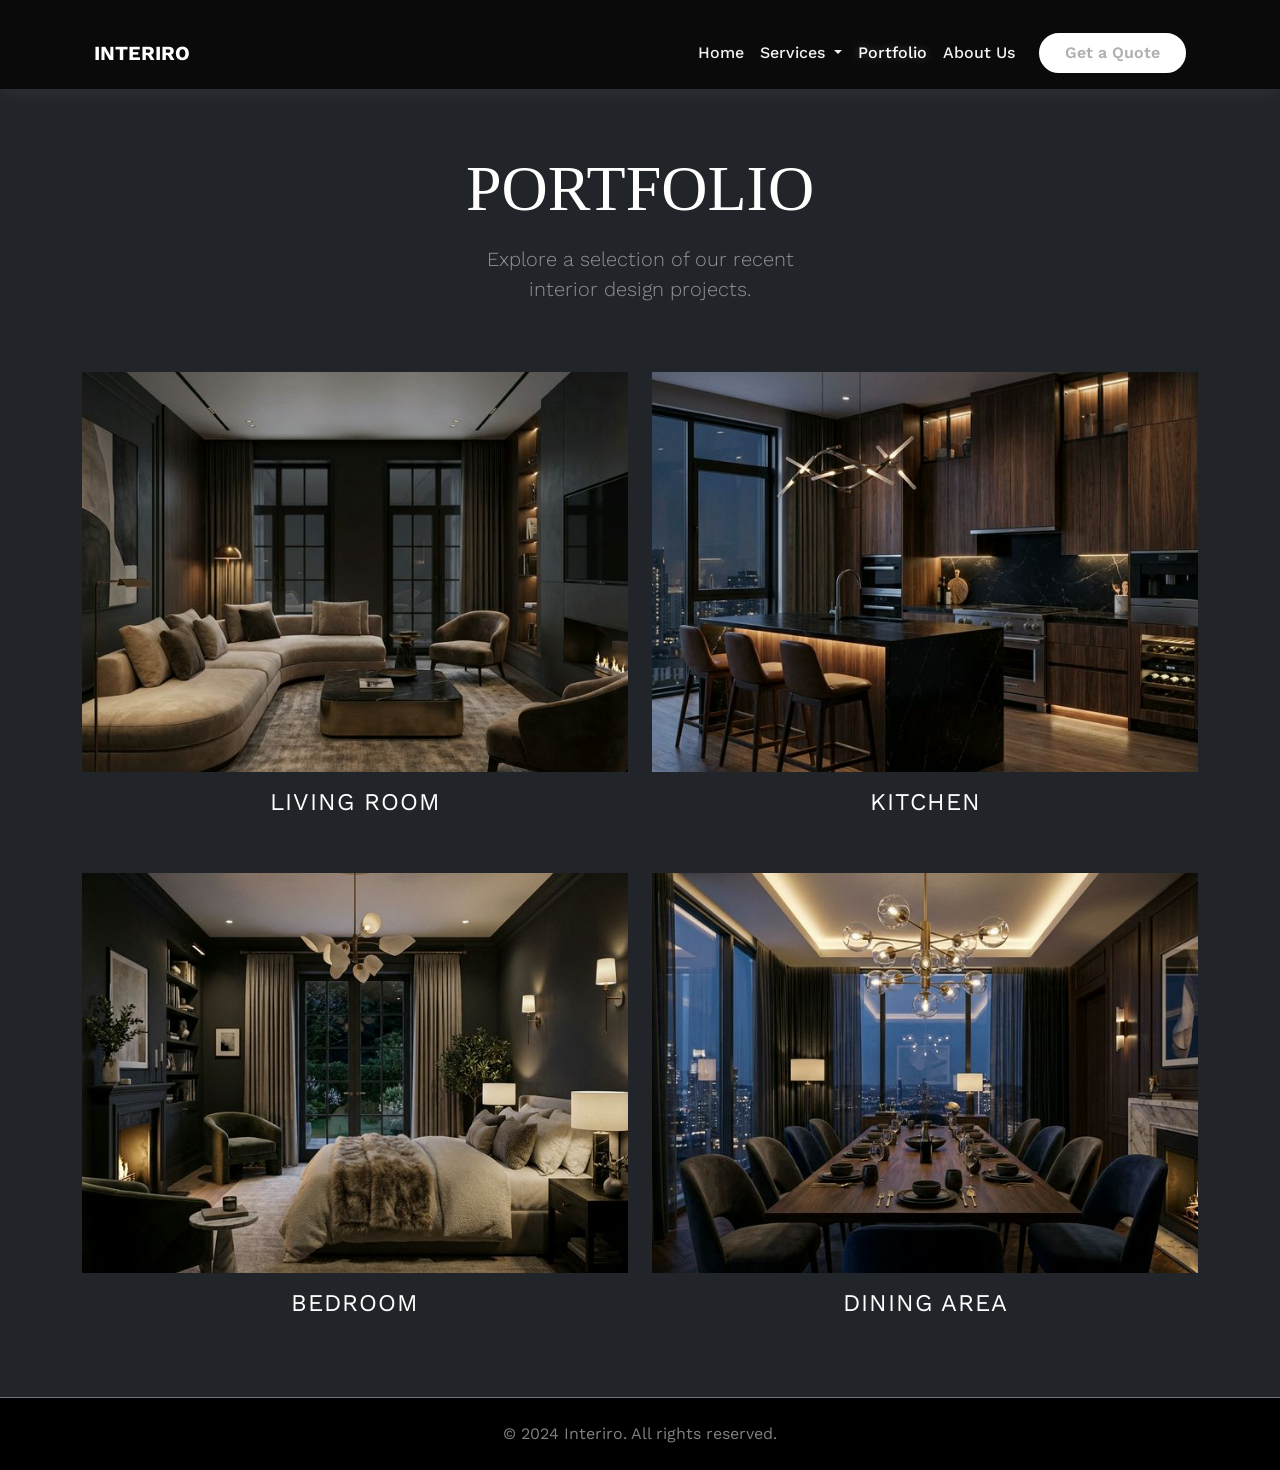
<file: portfolio.html>
<!DOCTYPE html>
<html lang="en">

<head>
<!-- Google Tag Manager -->
<script>(function(w,d,s,l,i){w[l]=w[l]||[];w[l].push({'gtm.start':
new Date().getTime(),event:'gtm.js'});var f=d.getElementsByTagName(s)[0],
j=d.createElement(s),dl=l!='dataLayer'?'&l='+l:'';j.async=true;j.src=
'https://www.googletagmanager.com/gtm.js?id='+i+dl;f.parentNode.insertBefore(j,f);
})(window,document,'script','dataLayer','GTM-TGMSWZFW');</script>
<!-- End Google Tag Manager -->
    <meta charset="UTF-8">
    <meta name="viewport" content="width=device-width, initial-scale=1.0">
    <meta name="description" content="Explore Luxora Spaces portfolio of interior design projects, including living rooms, bedrooms, kitchens, commercial spaces, and 3D visualizations.">
    <title>Portfolio | Interiro - Premium Interior Design</title>
    <link rel="icon" type="image/png" href="./assets/images/favicon.png">

    <link rel="preconnect" href="https://fonts.googleapis.com">
    <link rel="preconnect" href="https://fonts.gstatic.com" crossorigin>
    <link
        href="https://fonts.googleapis.com/css2?family=Work+Sans:wght@300;400;500;600;700;800;900&display=swap"
        rel="stylesheet">

    <!-- Bootstrap CSS -->
    <link href="https://cdn.jsdelivr.net/npm/bootstrap@5.3.2/dist/css/bootstrap.min.css" rel="stylesheet">

    <!-- Bootstrap Icons -->
    <link rel="stylesheet" href="https://cdn.jsdelivr.net/npm/bootstrap-icons@1.11.1/font/bootstrap-icons.css">

    <!-- Custom CSS -->
    <link rel="stylesheet" href="css/style.css">
</head>

<body class="bg-dark">
  
<!-- Google Tag Manager (noscript) -->
<noscript><iframe src="https://www.googletagmanager.com/ns.html?id=GTM-TGMSWZFW"
height="0" width="0" style="display:none;visibility:hidden"></iframe></noscript>
<!-- End Google Tag Manager (noscript) -->
<!-- NAVBAR -->
    <!-- Navigation -->
    <nav id="mainNav" class="navbar navbar-expand-lg fixed-top transition-all">
        <div class="container px-4 py-2 navbar-container">
            <a class="navbar-brand" href="index.html">
                <span class="text-primary fw-bold">INTERIRO</span>
            </a>
            <button class="navbar-toggler" type="button" data-bs-toggle="collapse" data-bs-target="#navbarNav">
                <span class="navbar-toggler-icon"></span>
            </button>
            <div class="collapse navbar-collapse" id="navbarNav">
                <ul class="navbar-nav ms-auto align-items-center">
                    <li class="nav-item"><a class="nav-link" href="index.html">Home</a></li>

                    <!-- Services Mega Menu -->
                    <li class="nav-item dropdown position-static">
                        <a class="nav-link dropdown-toggle" href="#" id="servicesDropdown" role="button"
                            data-bs-toggle="dropdown" aria-expanded="false">
                            Services
                        </a>
                        <div class="dropdown-menu mt-3" aria-labelledby="servicesDropdown">
                            <div class="dropdown-grid">
                                <div>
                                    <h6
                                        class="dropdown-header text-uppercase fw-bold text-primary mb-2 opacity-50 small">
                                        Explore</h6>
                                    <a class="dropdown-item" href="service-interior-design.html">Room Ideas</a>
                                    <a class="dropdown-item" href="service-3d-elevation.html">Decor & Inspiration</a>
                                    <a class="dropdown-item" href="service-2d-floor-plans.html">Ceiling Design</a>
                                    <a class="dropdown-item" href="service-3d-plan-layout.html">Furniture Ideas</a>
                                    <a class="dropdown-item" href="service-landscaping.html">Home Decor</a>
                                    <a class="dropdown-item" href="service-commercial.html">Lighting Ideas</a>
                                </div>
                                <div>
                                    <h6
                                        class="dropdown-header text-uppercase fw-bold text-primary mb-2 opacity-50 small">
                                        Planning</h6>
                                    <a class="dropdown-item" href="#">Wall Design Ideas</a>
                                    <a class="dropdown-item" href="#">Expert Advice</a>
                                    <a class="dropdown-item" href="#">Home Organisation</a>
                                    <a class="dropdown-item" href="#">Materials Guide</a>
                                    <a class="dropdown-item" href="#">Home Renovation Ideas</a>
                                </div>
                            </div>
                        </div>
                    </li>

                    <li class="nav-item"><a class="nav-link active" href="portfolio.html">Portfolio</a></li>
                    <li class="nav-item"><a class="nav-link" href="index.html#about">About Us</a></li>
                    <li class="nav-item ms-lg-3">
                        <a href="index.html#contact" class="btn btn-primary rounded-pill px-4">Get a Quote</a>
                    </li>
                </ul>
            </div>
        </div>
    </nav>

    <!-- Portfolio Header Section -->
    <section class="portfolio-header-section text-center">
        <div class="container">
            <h1 class="display-3 font-serif text-white mb-3">PORTFOLIO</h1>
            <p class="lead text-white-50">Explore a selection of our recent<br>interior design projects.</p>
        </div>
    </section>

    <!-- Portfolio Grid -->
    <section class="portfolio-grid-section">
        <div class="container">
            <div class="row g-4">
                <!-- Living Room -->
                <div class="col-md-6 mb-4">
                    <div class="portfolio-item text-center">
                        <div class="portfolio-img-container mb-3">
                            <img src="assets/images/portfolio-living.png" alt="Living Room" class="img-fluid w-100">
                        </div>
                        <h3 class="portfolio-title text-uppercase text-white font-serif">Living Room</h3>
                    </div>
                </div>

                <!-- Kitchen -->
                <div class="col-md-6 mb-4">
                    <div class="portfolio-item text-center">
                        <div class="portfolio-img-container mb-3">
                            <img src="assets/images/portfolio-kitchen.png" alt="Kitchen" class="img-fluid w-100">
                        </div>
                        <h3 class="portfolio-title text-uppercase text-white font-serif">Kitchen</h3>
                    </div>
                </div>

                <!-- Bedroom -->
                <div class="col-md-6 mb-4">
                    <div class="portfolio-item text-center">
                        <div class="portfolio-img-container mb-3">
                            <img src="assets/images/portfolio-bedroom.png" alt="Bedroom" class="img-fluid w-100">
                        </div>
                        <h3 class="portfolio-title text-uppercase text-white font-serif">Bedroom</h3>
                    </div>
                </div>

                <!-- Dining Area -->
                <div class="col-md-6 mb-4">
                    <div class="portfolio-item text-center">
                        <div class="portfolio-img-container mb-3">
                            <img src="assets/images/portfolio-dining.png" alt="Dining Area" class="img-fluid w-100">
                        </div>
                        <h3 class="portfolio-title text-uppercase text-white font-serif">Dining Area</h3>
                    </div>
                </div>
            </div>
        </div>
    </section>

    <!-- Footer (Simplified for Portfolio or keeping same as index) -->
    <footer class="bg-black py-4 mt-5 border-top border-secondary">
        <div class="container text-center text-white-50">
            <p class="mb-0">&copy; 2024 Interiro. All rights reserved.</p>
        </div>
    </footer>


    <!-- Bootstrap Scripts -->
    <script src="https://cdn.jsdelivr.net/npm/bootstrap@5.3.2/dist/js/bootstrap.bundle.min.js"></script>
    <script src="js/script.js"></script>
    <script>
        // Navbar scroll effect
        window.addEventListener('scroll', function () {
            const nav = document.getElementById('mainNav');
            if (window.scrollY > 50) {
                nav.classList.add('navbar-scrolled');
            } else {
                nav.classList.remove('navbar-scrolled');
            }
        });
    </script>
</body>

</html>
</file>
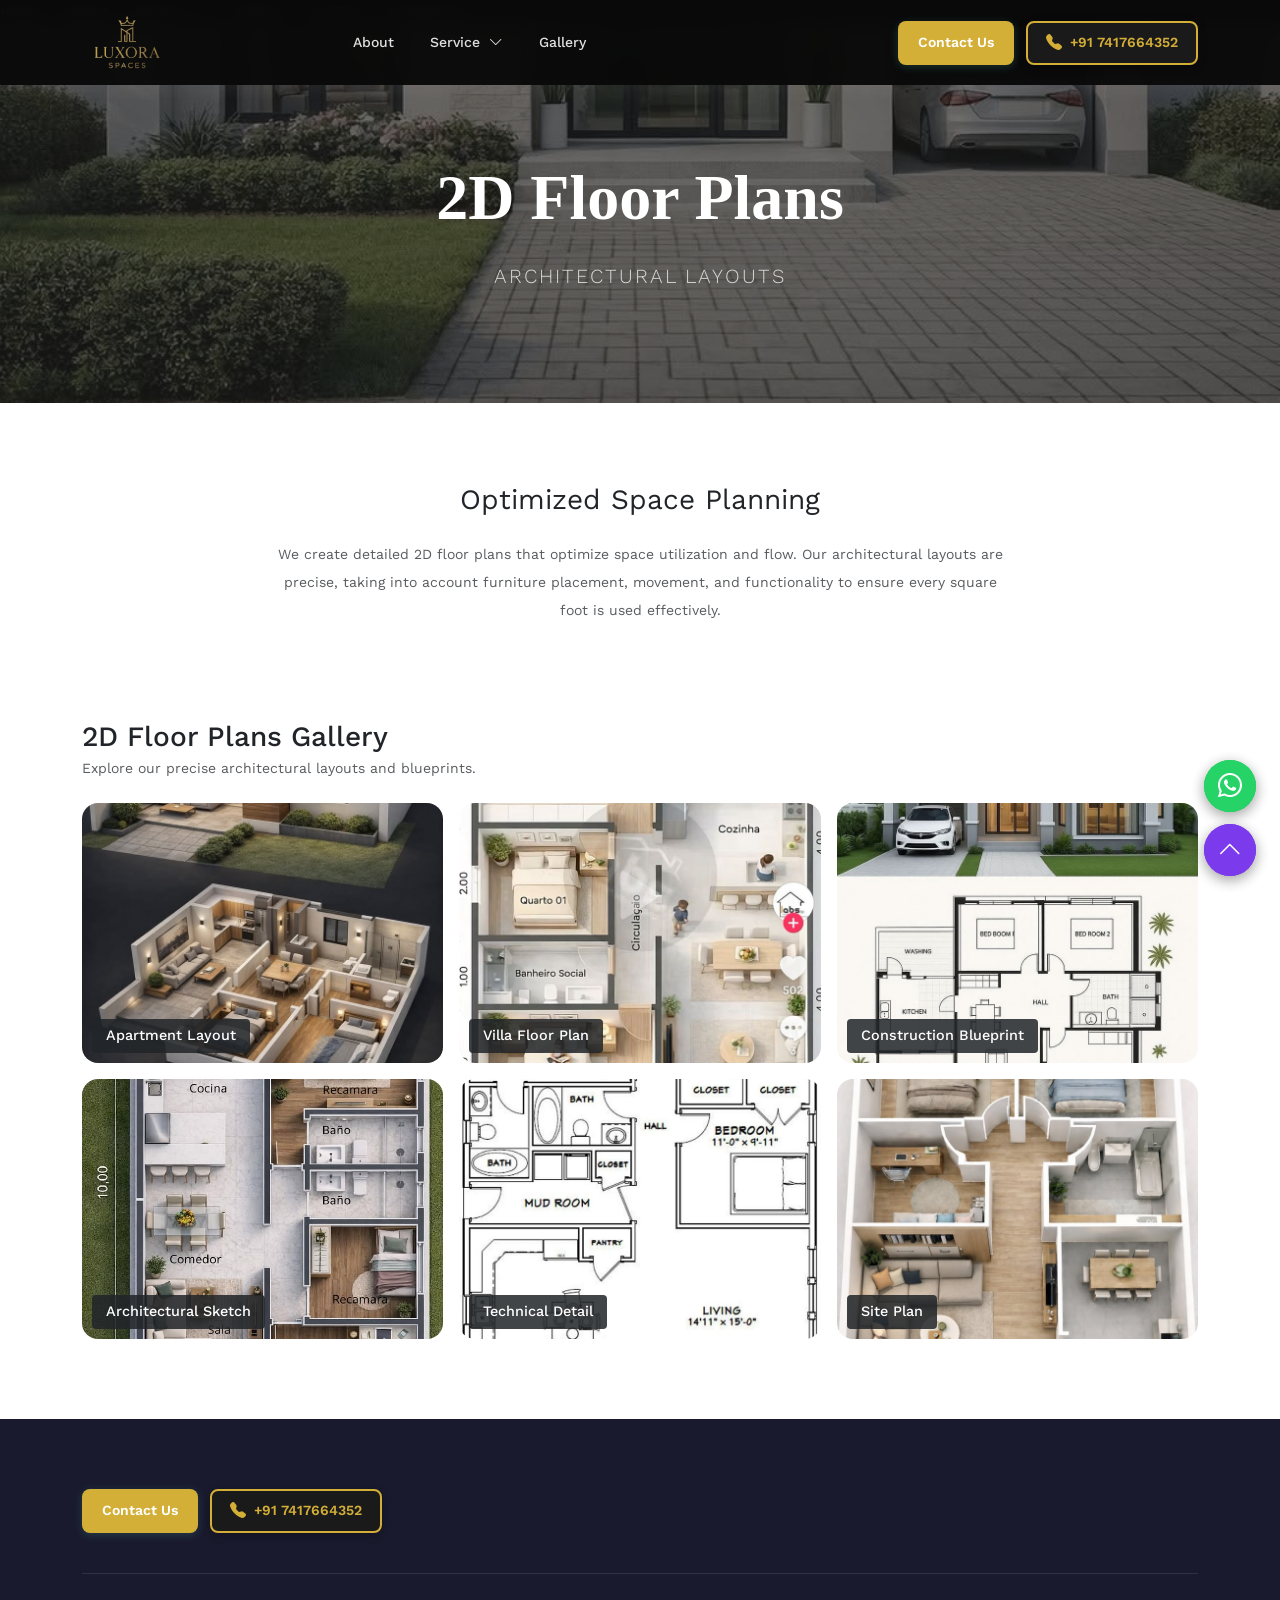
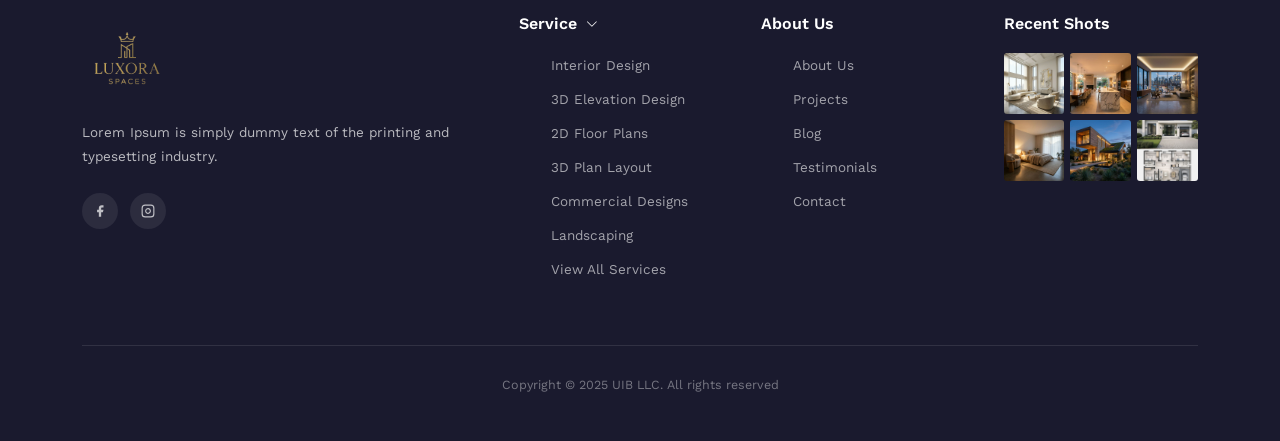
<file: service-2d-floor-plans.html>
<!DOCTYPE html>
<html lang="en">

<head>
<!-- Google Tag Manager -->
<script>(function(w,d,s,l,i){w[l]=w[l]||[];w[l].push({'gtm.start':
new Date().getTime(),event:'gtm.js'});var f=d.getElementsByTagName(s)[0],
j=d.createElement(s),dl=l!='dataLayer'?'&l='+l:'';j.async=true;j.src=
'https://www.googletagmanager.com/gtm.js?id='+i+dl;f.parentNode.insertBefore(j,f);
})(window,document,'script','dataLayer','GTM-TGMSWZFW');</script>
<!-- End Google Tag Manager -->
    <meta charset="UTF-8">
    <meta name="viewport" content="width=device-width, initial-scale=1.0">
    <meta name="description" content="Luxora Spaces 2D floor plan service delivers precise layouts for homes and commercial projects, optimizing space, circulation, and functionality before execution.">
    <title>2D Floor Plans | Luxora Spaces</title>
    <link rel="icon" type="image/png" href="./assets/images/favicon.png">
    <!-- Google Fonts -->
    <link rel="preconnect" href="https://fonts.googleapis.com">
    <link rel="preconnect" href="https://fonts.gstatic.com" crossorigin>
    <link
        href="https://fonts.googleapis.com/css2?family=Work+Sans:wght@300;400;500;600;700;800;900&display=swap"
        rel="stylesheet">

    <!-- Bootstrap CSS -->
    <link href="https://cdn.jsdelivr.net/npm/bootstrap@5.3.2/dist/css/bootstrap.min.css" rel="stylesheet">

    <!-- Bootstrap Icons -->
    <link rel="stylesheet" href="https://cdn.jsdelivr.net/npm/bootstrap-icons@1.11.1/font/bootstrap-icons.css">

    <!-- Swiper CSS -->
    <link rel="stylesheet" href="https://cdn.jsdelivr.net/npm/swiper@11/swiper-bundle.min.css" />
    <!-- Custom CSS -->
    <link rel="stylesheet" href="css/style.css">
</head>

<body>
  
  <!-- Google Tag Manager (noscript) -->
<noscript><iframe src="https://www.googletagmanager.com/ns.html?id=GTM-TGMSWZFW"
height="0" width="0" style="display:none;visibility:hidden"></iframe></noscript>
<!-- End Google Tag Manager (noscript) -->
<!-- NAVBAR -->
    <div id="header-wrapper"></div>

    <!-- Detail Hero Section -->
    <section class="bg-attach-fixed service-hero-2d">
        <div class="image-overlay-2"></div>
        <div class="content container">
            <h1 class="display-3 fw-bold mb-4 font-serif text-white">2D Floor Plans</h1>
            <p class="lead text-white opacity-75 text-uppercase spacing-2">Architectural Layouts</p>
        </div>
    </section>

    <!-- Description Section -->
    <section class="section-padding bg-white">
        <div class="container text-center">
            <div class="row justify-content-center">
                <div class="col-lg-8">
                    <h2 class="fw-normal mb-4 text-dark font-serif h3">Optimized Space Planning</h2>
                    <p class="text-muted small lh-lg">
                        We create detailed 2D floor plans that optimize space utilization and flow. Our architectural
                        layouts are precise, taking into account furniture placement, movement, and functionality to
                        ensure every square foot is used effectively.
                    </p>
                </div>
            </div>
        </div>
    </section>

    <!-- Inspiration Grid Section -->
    <section class="section-padding pt-0 bg-white">
        <div class="container">
            <div class="d-flex flex-column flex-lg-row align-items-lg-center justify-content-lg-between mb-4 gap-3">
                <div class="text-start">
                    <h2 class="h3 mb-1 text-dark font-serif">2D Floor Plans Gallery</h2>
                    <p class="text-muted small mb-0">Explore our precise architectural layouts and blueprints.</p>
                </div>
            </div>

            <div class="row g-3">
                <div class="col-lg-4 col-md-6">
                    <div class="inspiration-card card border-0 rounded-4 overflow-hidden position-relative">
                        <img src="assets/images/2d-floor-plans/2d-floor-plans1.jpeg" alt="Apartment Layout"
                            class="card-img w-100 object-fit-cover" style="height: 260px;">
                        <div class="inspiration-label">Apartment Layout</div>
                    </div>
                </div>

                <div class="col-lg-4 col-md-6">
                    <div class="inspiration-card card border-0 rounded-4 overflow-hidden position-relative">
                        <img src="assets/images/2d-floor-plans/2d-floor-plans2.jpeg" alt="Villa Floor Plan"
                            class="card-img w-100 object-fit-cover" style="height: 260px;">
                        <div class="inspiration-label">Villa Floor Plan</div>
                    </div>
                </div>

                <div class="col-lg-4 col-md-6">
                    <div class="inspiration-card card border-0 rounded-4 overflow-hidden position-relative">
                        <img src="assets/images/2d-floor-plans/2d-floor-plans3.jpeg" alt="Construction Blueprint"
                            class="card-img w-100 object-fit-cover" style="height: 260px;">
                        <div class="inspiration-label">Construction Blueprint</div>
                    </div>
                </div>

                <div class="col-lg-4 col-md-6">
                    <div class="inspiration-card card border-0 rounded-4 overflow-hidden position-relative">
                        <img src="assets/images/2d-floor-plans/2d-floor-plans4.jpeg" alt="Architectural Sketch"
                            class="card-img w-100 object-fit-cover" style="height: 260px;">
                        <div class="inspiration-label">Architectural Sketch</div>
                    </div>
                </div>

                <div class="col-lg-4 col-md-6">
                    <div class="inspiration-card card border-0 rounded-4 overflow-hidden position-relative">
                        <img src="assets/images/2d-floor-plans/2d-floor-plans5.jpeg" alt="Technical Detail"
                            class="card-img w-100 object-fit-cover" style="height: 260px;">
                        <div class="inspiration-label">Technical Detail</div>
                    </div>
                </div>

                <div class="col-lg-4 col-md-6">
                    <div class="inspiration-card card border-0 rounded-4 overflow-hidden position-relative">
                        <img src="assets/images/2d-floor-plans/2d-floor-plans6.jpeg" alt="Site Plan"
                            class="card-img w-100 object-fit-cover" style="height: 260px;">
                        <div class="inspiration-label">Site Plan</div>
                    </div>
                </div>
            </div>
        </div>
    </section>

    <div id="footer-wrapper"></div>

    <!-- Bootstrap Bundle with Popper -->
    <script src="https://cdn.jsdelivr.net/npm/bootstrap@5.3.2/dist/js/bootstrap.bundle.min.js"></script>
    <script src="./js/loadComponent.js"></script>
</body>

</html>
</file>
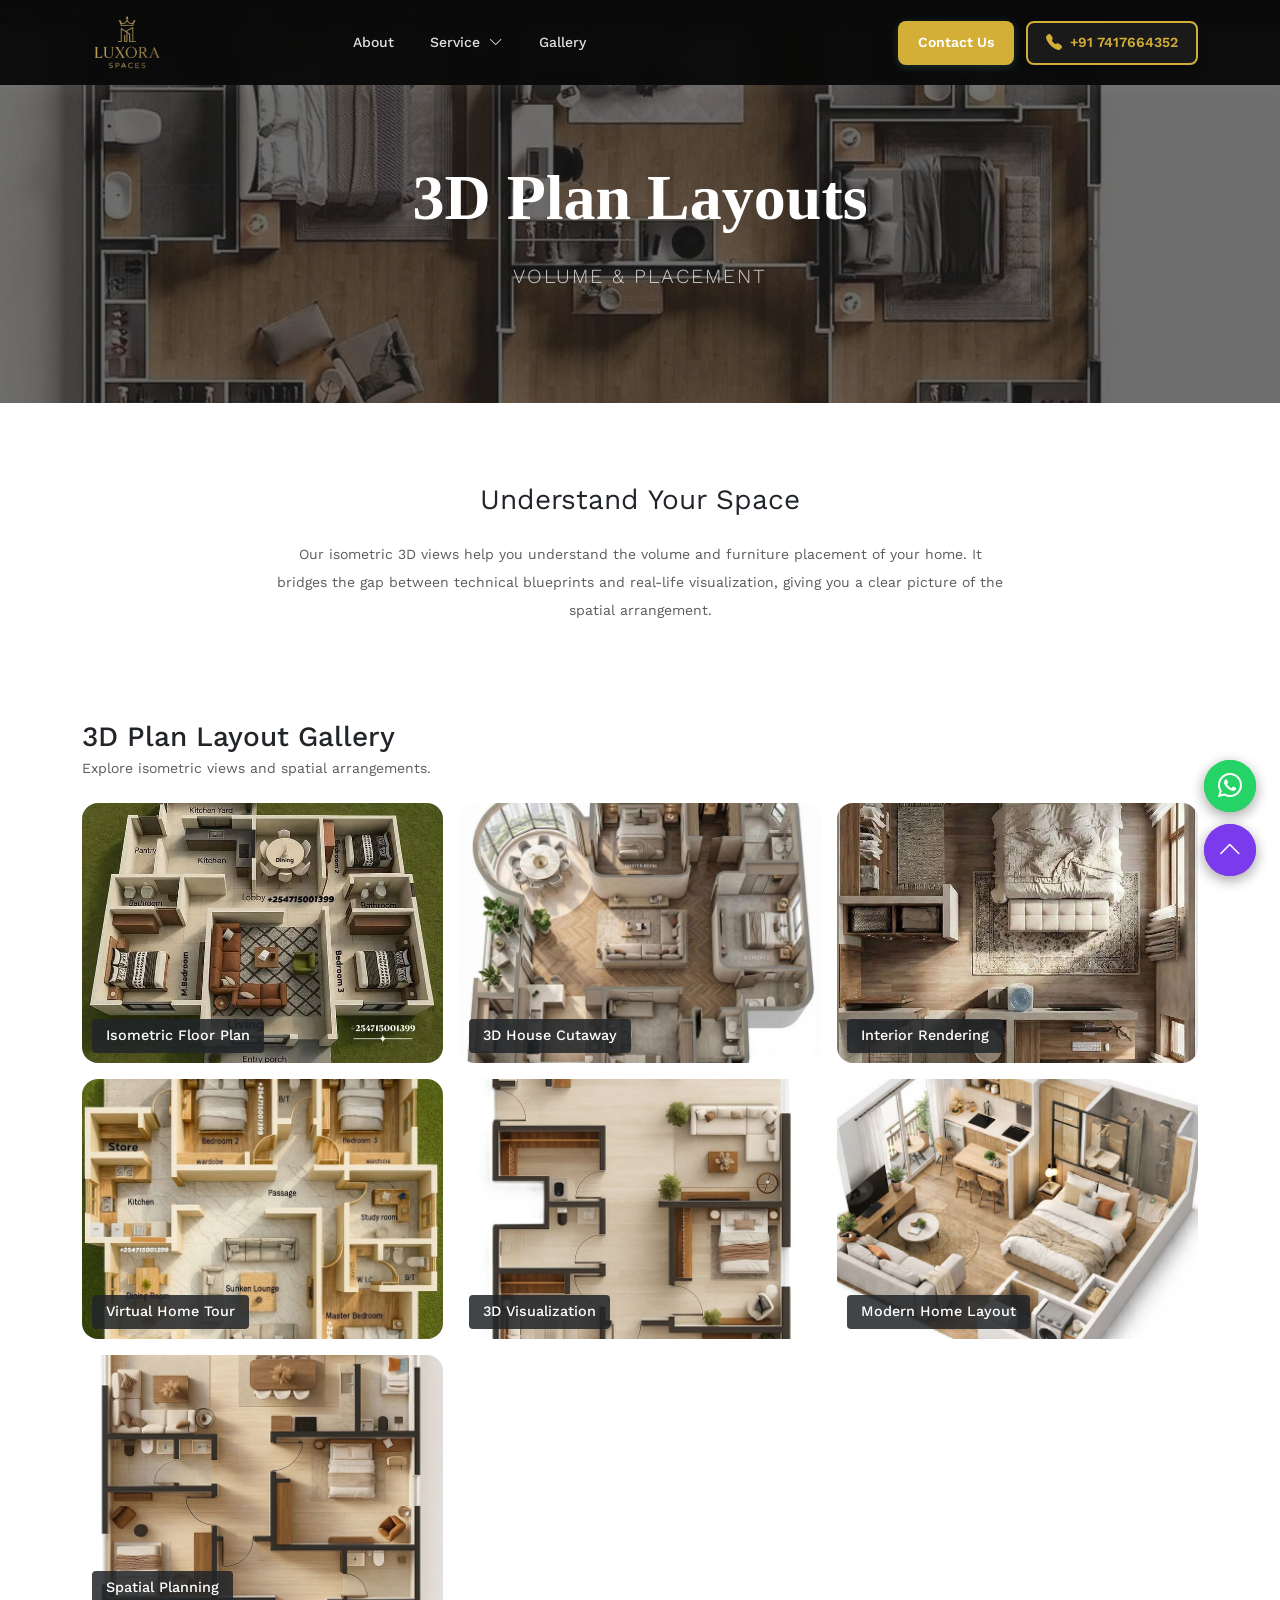
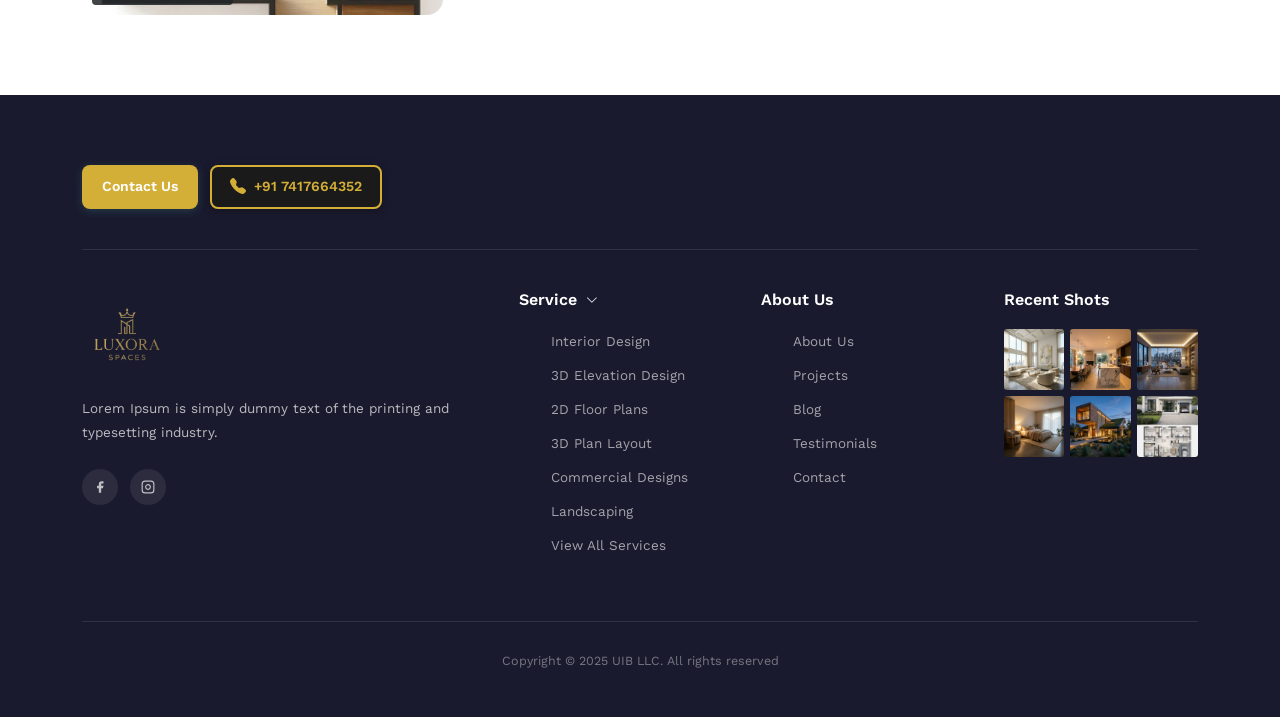
<file: service-3d-plan-layout.html>
<!DOCTYPE html>
<html lang="en">

<head>
 <!-- Google Tag Manager -->
<script>(function(w,d,s,l,i){w[l]=w[l]||[];w[l].push({'gtm.start':
new Date().getTime(),event:'gtm.js'});var f=d.getElementsByTagName(s)[0],
j=d.createElement(s),dl=l!='dataLayer'?'&l='+l:'';j.async=true;j.src=
'https://www.googletagmanager.com/gtm.js?id='+i+dl;f.parentNode.insertBefore(j,f);
})(window,document,'script','dataLayer','GTM-TGMSWZFW');</script>
<!-- End Google Tag Manager -->
    <meta charset="UTF-8">
    <meta name="viewport" content="width=device-width, initial-scale=1.0">
    <meta name="description" content="Luxora Spaces 3D plan layout service visualizes your rooms in realistic 3D, helping you understand furniture placement, volume, and flow before finalizing interiors.">
    <title>3D Plan Layouts | Luxora Spaces</title>
    <link rel="icon" type="image/png" href="./assets/images/favicon.png">
    <!-- Google Fonts -->
    <link rel="preconnect" href="https://fonts.googleapis.com">
    <link rel="preconnect" href="https://fonts.gstatic.com" crossorigin>
    <link
        href="https://fonts.googleapis.com/css2?family=Work+Sans:wght@300;400;500;600;700;800;900&display=swap"
        rel="stylesheet">

    <!-- Bootstrap CSS -->
    <link href="https://cdn.jsdelivr.net/npm/bootstrap@5.3.2/dist/css/bootstrap.min.css" rel="stylesheet">

    <!-- Bootstrap Icons -->
    <link rel="stylesheet" href="https://cdn.jsdelivr.net/npm/bootstrap-icons@1.11.1/font/bootstrap-icons.css">

    <!-- Swiper CSS -->
    <link rel="stylesheet" href="https://cdn.jsdelivr.net/npm/swiper@11/swiper-bundle.min.css" />
    <!-- Custom CSS -->
    <link rel="stylesheet" href="css/style.css">
</head>

<body>
  
<!-- Google Tag Manager (noscript) -->
<noscript><iframe src="https://www.googletagmanager.com/ns.html?id=GTM-TGMSWZFW"
height="0" width="0" style="display:none;visibility:hidden"></iframe></noscript>
<!-- End Google Tag Manager (noscript) -->
<!-- NAVBAR -->
    <div id="header-wrapper"></div>

    <!-- Detail Hero Section -->
    <section class="bg-attach-fixed service-hero-3d">
        <div class="image-overlay-2"></div>
        <div class="content container">
            <h1 class="display-3 fw-bold mb-4 font-serif text-white">3D Plan Layouts</h1>
            <p class="lead text-white opacity-75 text-uppercase spacing-2">Volume & Placement</p>
        </div>
    </section>

    <!-- Description Section -->
    <section class="section-padding bg-white">
        <div class="container text-center">
            <div class="row justify-content-center">
                <div class="col-lg-8">
                    <h2 class="fw-normal mb-4 text-dark font-serif h3">Understand Your Space</h2>
                    <p class="text-muted small lh-lg">
                        Our isometric 3D views help you understand the volume and furniture placement of your home. It
                        bridges the gap between technical blueprints and real-life visualization, giving you a clear
                        picture of the spatial arrangement.
                    </p>
                </div>
            </div>
        </div>
    </section>

    <!-- Inspiration Grid Section -->
    <section class="section-padding pt-0 bg-white">
        <div class="container">
            <div class="d-flex flex-column flex-lg-row align-items-lg-center justify-content-lg-between mb-4 gap-3">
                <div class="text-start">
                    <h2 class="h3 mb-1 text-dark font-serif">3D Plan Layout Gallery</h2>
                    <p class="text-muted small mb-0">Explore isometric views and spatial arrangements.</p>
                </div>
            </div>

            <div class="row g-3">
                <div class="col-lg-4 col-md-6">
                    <div class="inspiration-card card border-0 rounded-4 overflow-hidden position-relative">
                        <img src="assets/images/3d-plan-layout/3d-plan-layout1.jpeg" alt="Isometric Floor Plan"
                            class="card-img w-100 object-fit-cover" style="height: 260px;">
                        <div class="inspiration-label">Isometric Floor Plan</div>
                    </div>
                </div>

                <div class="col-lg-4 col-md-6">
                    <div class="inspiration-card card border-0 rounded-4 overflow-hidden position-relative">
                        <img src="assets/images/3d-plan-layout/3d-plan-layout2.jpeg" alt="3D House Cutaway"
                            class="card-img w-100 object-fit-cover" style="height: 260px;">
                        <div class="inspiration-label">3D House Cutaway</div>
                    </div>
                </div>

                <div class="col-lg-4 col-md-6">
                    <div class="inspiration-card card border-0 rounded-4 overflow-hidden position-relative">
                        <img src="assets/images/3d-plan-layout/3d-plan-layout3.jpeg" alt="Interior Rendering"
                            class="card-img w-100 object-fit-cover" style="height: 260px;">
                        <div class="inspiration-label">Interior Rendering</div>
                    </div>
                </div>

                <div class="col-lg-4 col-md-6">
                    <div class="inspiration-card card border-0 rounded-4 overflow-hidden position-relative">
                        <img src="assets/images/3d-plan-layout/3d-plan-layout4.jpeg" alt="Virtual Home Tour"
                            class="card-img w-100 object-fit-cover" style="height: 260px;">
                        <div class="inspiration-label">Virtual Home Tour</div>
                    </div>
                </div>

                <div class="col-lg-4 col-md-6">
                    <div class="inspiration-card card border-0 rounded-4 overflow-hidden position-relative">
                        <img src="assets/images/3d-plan-layout/3d-plan-layout5.jpeg" alt="3D Architectural Visualization"
                            class="card-img w-100 object-fit-cover" style="height: 260px;">
                        <div class="inspiration-label">3D Visualization</div>
                    </div>
                </div>

                <div class="col-lg-4 col-md-6">
                    <div class="inspiration-card card border-0 rounded-4 overflow-hidden position-relative">
                        <img src="assets/images/3d-plan-layout/3d-plan-layout6.jpeg" alt="Modern Home 3D"
                            class="card-img w-100 object-fit-cover" style="height: 260px;">
                        <div class="inspiration-label">Modern Home Layout</div>
                    </div>
                </div>

                <div class="col-lg-4 col-md-6">
                    <div class="inspiration-card card border-0 rounded-4 overflow-hidden position-relative">
                        <img src="assets/images/3d-plan-layout/3d-plan-layout7.jpeg" alt="Spatial Planning"
                            class="card-img w-100 object-fit-cover" style="height: 260px;">
                        <div class="inspiration-label">Spatial Planning</div>
                    </div>
                </div>
            </div>
        </div>
    </section>

    <div id="footer-wrapper"></div>

    <!-- Bootstrap Bundle with Popper -->
    <script src="https://cdn.jsdelivr.net/npm/bootstrap@5.3.2/dist/js/bootstrap.bundle.min.js"></script>
    <script src="./js/loadComponent.js"></script>
</body>

</html>
</file>
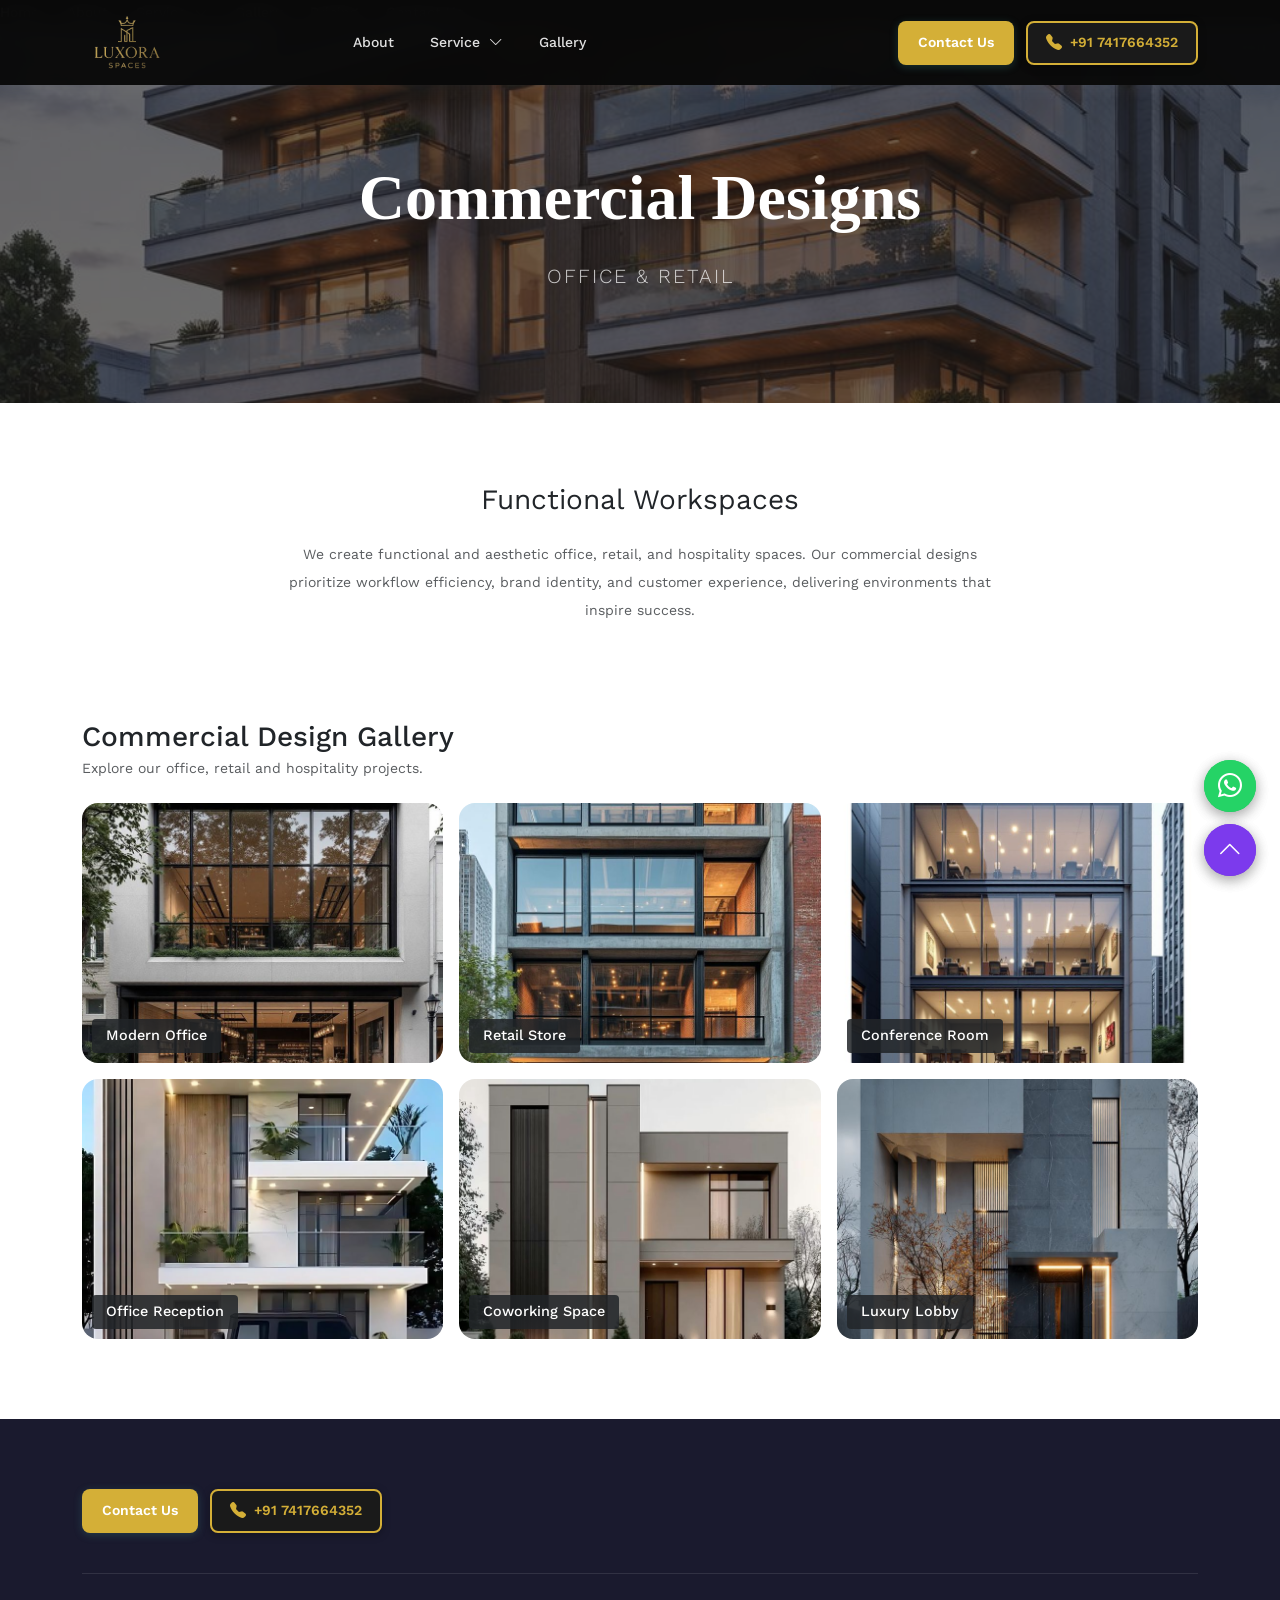
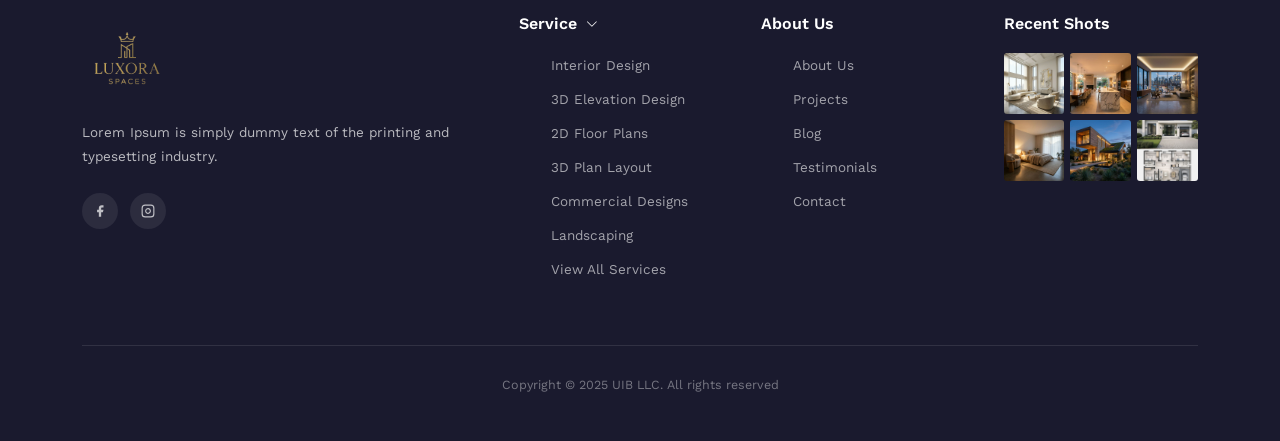
<file: service-commercial.html>
<!DOCTYPE html>
<html lang="en">

<head>

<!-- Google Tag Manager -->
<script>(function(w,d,s,l,i){w[l]=w[l]||[];w[l].push({'gtm.start':
new Date().getTime(),event:'gtm.js'});var f=d.getElementsByTagName(s)[0],
j=d.createElement(s),dl=l!='dataLayer'?'&l='+l:'';j.async=true;j.src=
'https://www.googletagmanager.com/gtm.js?id='+i+dl;f.parentNode.insertBefore(j,f);
})(window,document,'script','dataLayer','GTM-TGMSWZFW');</script>
<!-- End Google Tag Manager -->

    <meta charset="UTF-8">
    <meta name="viewport" content="width=device-width, initial-scale=1.0">
    <meta name="description" content="Luxora Spaces commercial design service specializes in offices, retail stores, cafes and showrooms that reflect your brand and maximize customer experience.">
    <title>Commercial Design | Luxora Spaces</title>
    <link rel="icon" type="image/png" href="./assets/images/favicon.png">
    <!-- Google Fonts -->
    <link rel="preconnect" href="https://fonts.googleapis.com">
    <link rel="preconnect" href="https://fonts.gstatic.com" crossorigin>
    <link
        href="https://fonts.googleapis.com/css2?family=Work+Sans:wght@300;400;500;600;700;800;900&display=swap"
        rel="stylesheet">

    <!-- Bootstrap CSS -->
    <link href="https://cdn.jsdelivr.net/npm/bootstrap@5.3.2/dist/css/bootstrap.min.css" rel="stylesheet">

    <!-- Bootstrap Icons -->
    <link rel="stylesheet" href="https://cdn.jsdelivr.net/npm/bootstrap-icons@1.11.1/font/bootstrap-icons.css">

    <!-- Swiper CSS -->
    <link rel="stylesheet" href="https://cdn.jsdelivr.net/npm/swiper@11/swiper-bundle.min.css" />
    <!-- Custom CSS -->
    <link rel="stylesheet" href="css/style.css">
</head>

<body>
  
<!-- Google Tag Manager (noscript) -->
<noscript><iframe src="https://www.googletagmanager.com/ns.html?id=GTM-TGMSWZFW"
height="0" width="0" style="display:none;visibility:hidden"></iframe></noscript>
<!-- End Google Tag Manager (noscript) -->
<!-- NAVBAR -->
    <div id="header-wrapper"></div>

    <!-- Detail Hero Section -->
    <section class="bg-attach-fixed service-hero-commercial">
        <div class="image-overlay-2"></div>
        <div class="content container">
            <h1 class="display-3 fw-bold mb-4 font-serif text-white">Commercial Designs</h1>
            <p class="lead text-white opacity-75 text-uppercase spacing-2">Office & Retail</p>
        </div>
    </section>

    <!-- Description Section -->
    <section class="section-padding bg-white">
        <div class="container text-center">
            <div class="row justify-content-center">
                <div class="col-lg-8">
                    <h2 class="fw-normal mb-4 text-dark font-serif h3">Functional Workspaces</h2>
                    <p class="text-muted small lh-lg">
                        We create functional and aesthetic office, retail, and hospitality spaces. Our commercial
                        designs prioritize workflow efficiency, brand identity, and customer experience, delivering
                        environments that inspire success.
                    </p>
                </div>
            </div>
        </div>
    </section>

    <!-- Inspiration Grid Section -->
    <section class="section-padding pt-0 bg-white">
        <div class="container">
            <div class="d-flex flex-column flex-lg-row align-items-lg-center justify-content-lg-between mb-4 gap-3">
                <div class="text-start">
                    <h2 class="h3 mb-1 text-dark font-serif">Commercial Design Gallery</h2>
                    <p class="text-muted small mb-0">Explore our office, retail and hospitality projects.</p>
                </div>
            </div>

            <div class="row g-3">
                <div class="col-lg-4 col-md-6">
                    <div class="inspiration-card card border-0 rounded-4 overflow-hidden position-relative">
                        <img src="assets/images/commercial-designs/commercial-designs1.jpeg" alt="Modern Office"
                            class="card-img w-100 object-fit-cover" style="height: 260px;">
                        <div class="inspiration-label">Modern Office</div>
                    </div>
                </div>

                <div class="col-lg-4 col-md-6">
                    <div class="inspiration-card card border-0 rounded-4 overflow-hidden position-relative">
                        <img src="assets/images/commercial-designs/commercial-designs2.jpeg" alt="Retail Store"
                            class="card-img w-100 object-fit-cover" style="height: 260px;">
                        <div class="inspiration-label">Retail Store</div>
                    </div>
                </div>

                <div class="col-lg-4 col-md-6">
                    <div class="inspiration-card card border-0 rounded-4 overflow-hidden position-relative">
                        <img src="assets/images/commercial-designs/commercial-designs3.jpeg" alt="Conference Room"
                            class="card-img w-100 object-fit-cover" style="height: 260px;">
                        <div class="inspiration-label">Conference Room</div>
                    </div>
                </div>

                <div class="col-lg-4 col-md-6">
                    <div class="inspiration-card card border-0 rounded-4 overflow-hidden position-relative">
                        <img src="assets/images/commercial-designs/commercial-designs4.jpeg" alt="Office Reception"
                            class="card-img w-100 object-fit-cover" style="height: 260px;">
                        <div class="inspiration-label">Office Reception</div>
                    </div>
                </div>

                <div class="col-lg-4 col-md-6">
                    <div class="inspiration-card card border-0 rounded-4 overflow-hidden position-relative">
                        <img src="assets/images/commercial-designs/commercial-designs5.jpeg" alt="Coworking Space"
                            class="card-img w-100 object-fit-cover" style="height: 260px;">
                        <div class="inspiration-label">Coworking Space</div>
                    </div>
                </div>

                <div class="col-lg-4 col-md-6">
                    <div class="inspiration-card card border-0 rounded-4 overflow-hidden position-relative">
                        <img src="assets/images/commercial-designs/commercial-designs6.jpeg" alt="Luxury Lobby"
                            class="card-img w-100 object-fit-cover" style="height: 260px;">
                        <div class="inspiration-label">Luxury Lobby</div>
                    </div>
                </div>
            </div>
        </div>
    </section>

    <div id="footer-wrapper"></div>

    <!-- Bootstrap Bundle with Popper -->
    <script src="https://cdn.jsdelivr.net/npm/bootstrap@5.3.2/dist/js/bootstrap.bundle.min.js"></script>
    <script src="./js/loadComponent.js"></script>
</body>

</html>
</file>
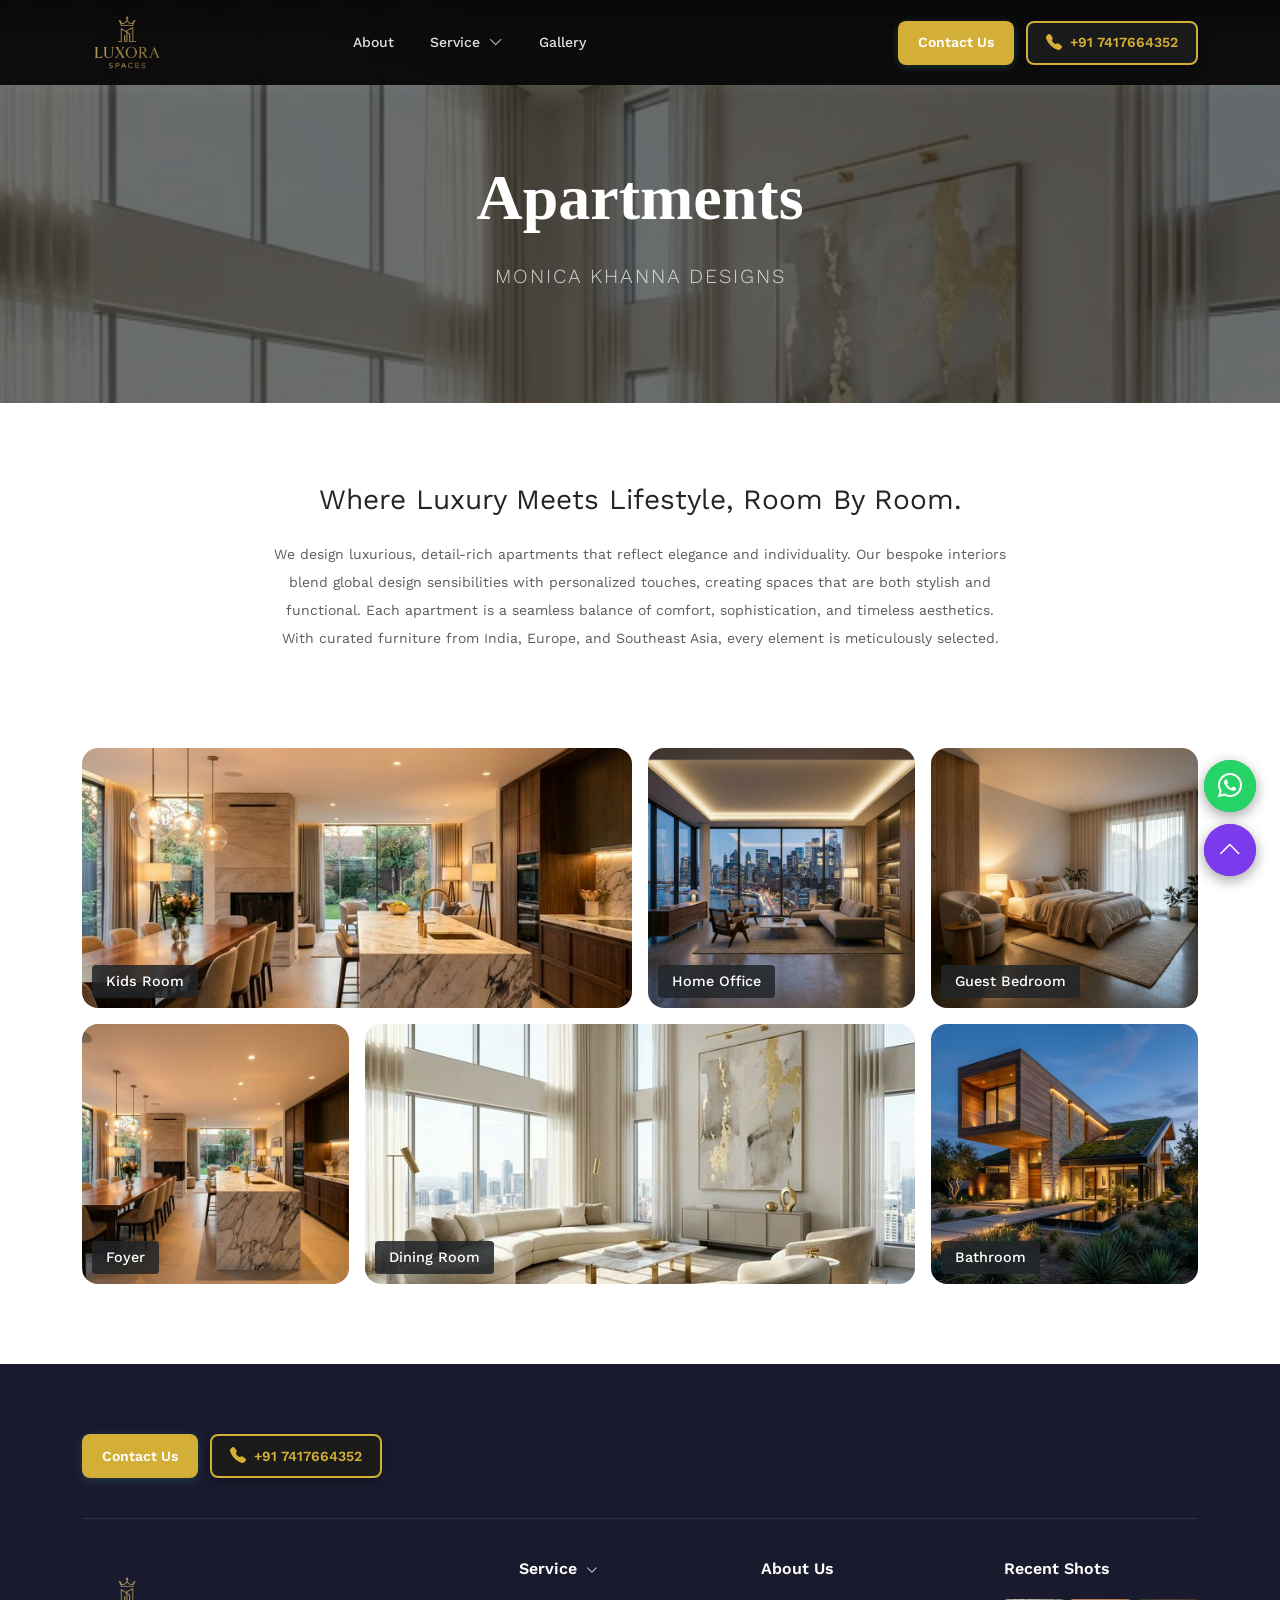
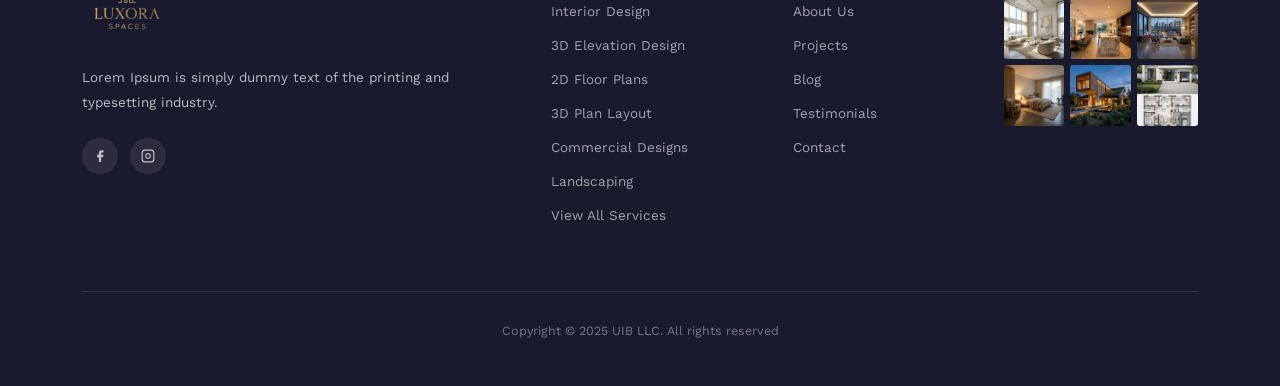
<file: service-detail.html>
<!DOCTYPE html>
<html lang="en">

<head>

<!-- Google Tag Manager -->
<script>(function(w,d,s,l,i){w[l]=w[l]||[];w[l].push({'gtm.start':
new Date().getTime(),event:'gtm.js'});var f=d.getElementsByTagName(s)[0],
j=d.createElement(s),dl=l!='dataLayer'?'&l='+l:'';j.async=true;j.src=
'https://www.googletagmanager.com/gtm.js?id='+i+dl;f.parentNode.insertBefore(j,f);
})(window,document,'script','dataLayer','GTM-TGMSWZFW');</script>
<!-- End Google Tag Manager -->

    <meta charset="UTF-8">
    <meta name="viewport" content="width=device-width, initial-scale=1.0">
    <meta name="description" content="Discover detailed case studies from Luxora Spaces, showcasing apartment and residential interior design projects with premium finishes and smart layouts.">
    <title>Project Detail | Luxora Spaces</title>
    <link rel="icon" type="image/png" href="./assets/images/favicon.png">
    <!-- Google Fonts -->
    <link rel="preconnect" href="https://fonts.googleapis.com">
    <link rel="preconnect" href="https://fonts.gstatic.com" crossorigin>
    <link
        href="https://fonts.googleapis.com/css2?family=Work+Sans:wght@300;400;500;600;700;800;900&display=swap"
        rel="stylesheet">

    <!-- Bootstrap CSS -->
    <link href="https://cdn.jsdelivr.net/npm/bootstrap@5.3.2/dist/css/bootstrap.min.css" rel="stylesheet">

    <!-- Bootstrap Icons -->
    <link rel="stylesheet" href="https://cdn.jsdelivr.net/npm/bootstrap-icons@1.11.1/font/bootstrap-icons.css">

    <!-- Swiper CSS -->
    <link rel="stylesheet" href="https://cdn.jsdelivr.net/npm/swiper@11/swiper-bundle.min.css" />
    <!-- Custom CSS -->
    <link rel="stylesheet" href="css/style.css">
</head>

<body>
  
<!-- Google Tag Manager (noscript) -->
<noscript><iframe src="https://www.googletagmanager.com/ns.html?id=GTM-TGMSWZFW"
height="0" width="0" style="display:none;visibility:hidden"></iframe></noscript>
<!-- End Google Tag Manager (noscript) -->
<!-- NAVBAR -->
    <div id="header-wrapper"></div>

    <!-- Detail Hero Section -->
    <section class="bg-attach-fixed">
        <div class="image-overlay-2"></div>
        <div class="content container">
            <h1 class="display-3 fw-bold mb-4 font-serif text-white">Apartments</h1>
            <p class="lead text-white opacity-75 text-uppercase spacing-2">Monica Khanna Designs</p>
        </div>
    </section>

    <!-- Description Section -->
    <section class="section-padding bg-white">
        <div class="container text-center">
            <div class="row justify-content-center">
                <div class="col-lg-8">
                    <h2 class="fw-normal mb-4 text-dark font-serif h3">Where Luxury Meets Lifestyle, Room By Room.</h2>
                    <p class="text-muted small lh-lg">
                        We design luxurious, detail-rich apartments that reflect elegance and individuality. Our bespoke
                        interiors blend global design sensibilities with personalized touches, creating spaces that are
                        both stylish and functional. Each apartment is a seamless balance of comfort, sophistication,
                        and timeless aesthetics. With curated furniture from India, Europe, and Southeast Asia, every
                        element is meticulously selected.
                    </p>
                </div>
            </div>
        </div>
    </section>

    <!-- Inspiration Grid Section -->
    <section class="section-padding pt-0 bg-white">
        <div class="container">
            <div class="row g-3">
                <!-- Row 1 -->
                <div class="col-lg-6 col-md-12">
                    <div class="inspiration-card card border-0 rounded-4 overflow-hidden position-relative">
                        <img src="assets/images/hero2.png" alt="Kids Room" class="card-img w-100 object-fit-cover"
                            style="height: 260px;">
                        <div class="inspiration-label">Kids Room</div>
                    </div>
                </div>

                <div class="col-lg-3 col-md-6">
                    <div class="inspiration-card card border-0 rounded-4 overflow-hidden position-relative">
                        <img src="assets/images/hero3.png" alt="Home Office" class="card-img w-100 object-fit-cover"
                            style="height: 260px;">
                        <div class="inspiration-label">Home Office</div>
                    </div>
                </div>

                <div class="col-lg-3 col-md-6">
                    <div class="inspiration-card card border-0 rounded-4 overflow-hidden position-relative">
                        <img src="assets/images/service1.png" alt="Guest Bedroom"
                            class="card-img w-100 object-fit-cover" style="height: 260px;">
                        <div class="inspiration-label">Guest Bedroom</div>
                    </div>
                </div>

                <!-- Row 2 -->
                <div class="col-lg-3 col-md-6">
                    <div class="inspiration-card card border-0 rounded-4 overflow-hidden position-relative">
                        <img src="assets/images/hero2.png" alt="Foyer" class="card-img w-100 object-fit-cover"
                            style="height: 260px;">
                        <div class="inspiration-label">Foyer</div>
                    </div>
                </div>

                <div class="col-lg-6 col-md-12">
                    <div class="inspiration-card card border-0 rounded-4 overflow-hidden position-relative">
                        <img src="assets/images/hero.png" alt="Dining Room" class="card-img w-100 object-fit-cover"
                            style="height: 260px;">
                        <div class="inspiration-label">Dining Room</div>
                    </div>
                </div>

                <div class="col-lg-3 col-md-6">
                    <div class="inspiration-card card border-0 rounded-4 overflow-hidden position-relative">
                        <img src="assets/images/service2.png" alt="Bathroom" class="card-img w-100 object-fit-cover"
                            style="height: 260px;">
                        <div class="inspiration-label">Bathroom</div>
                    </div>
                </div>
            </div>
        </div>
    </section>

    <div id="footer-wrapper"></div>

    <!-- Bootstrap Bundle with Popper -->
    <script src="https://cdn.jsdelivr.net/npm/bootstrap@5.3.2/dist/js/bootstrap.bundle.min.js"></script>
    <script src="./js/loadComponent.js"></script>
</body>

</html>
</file>
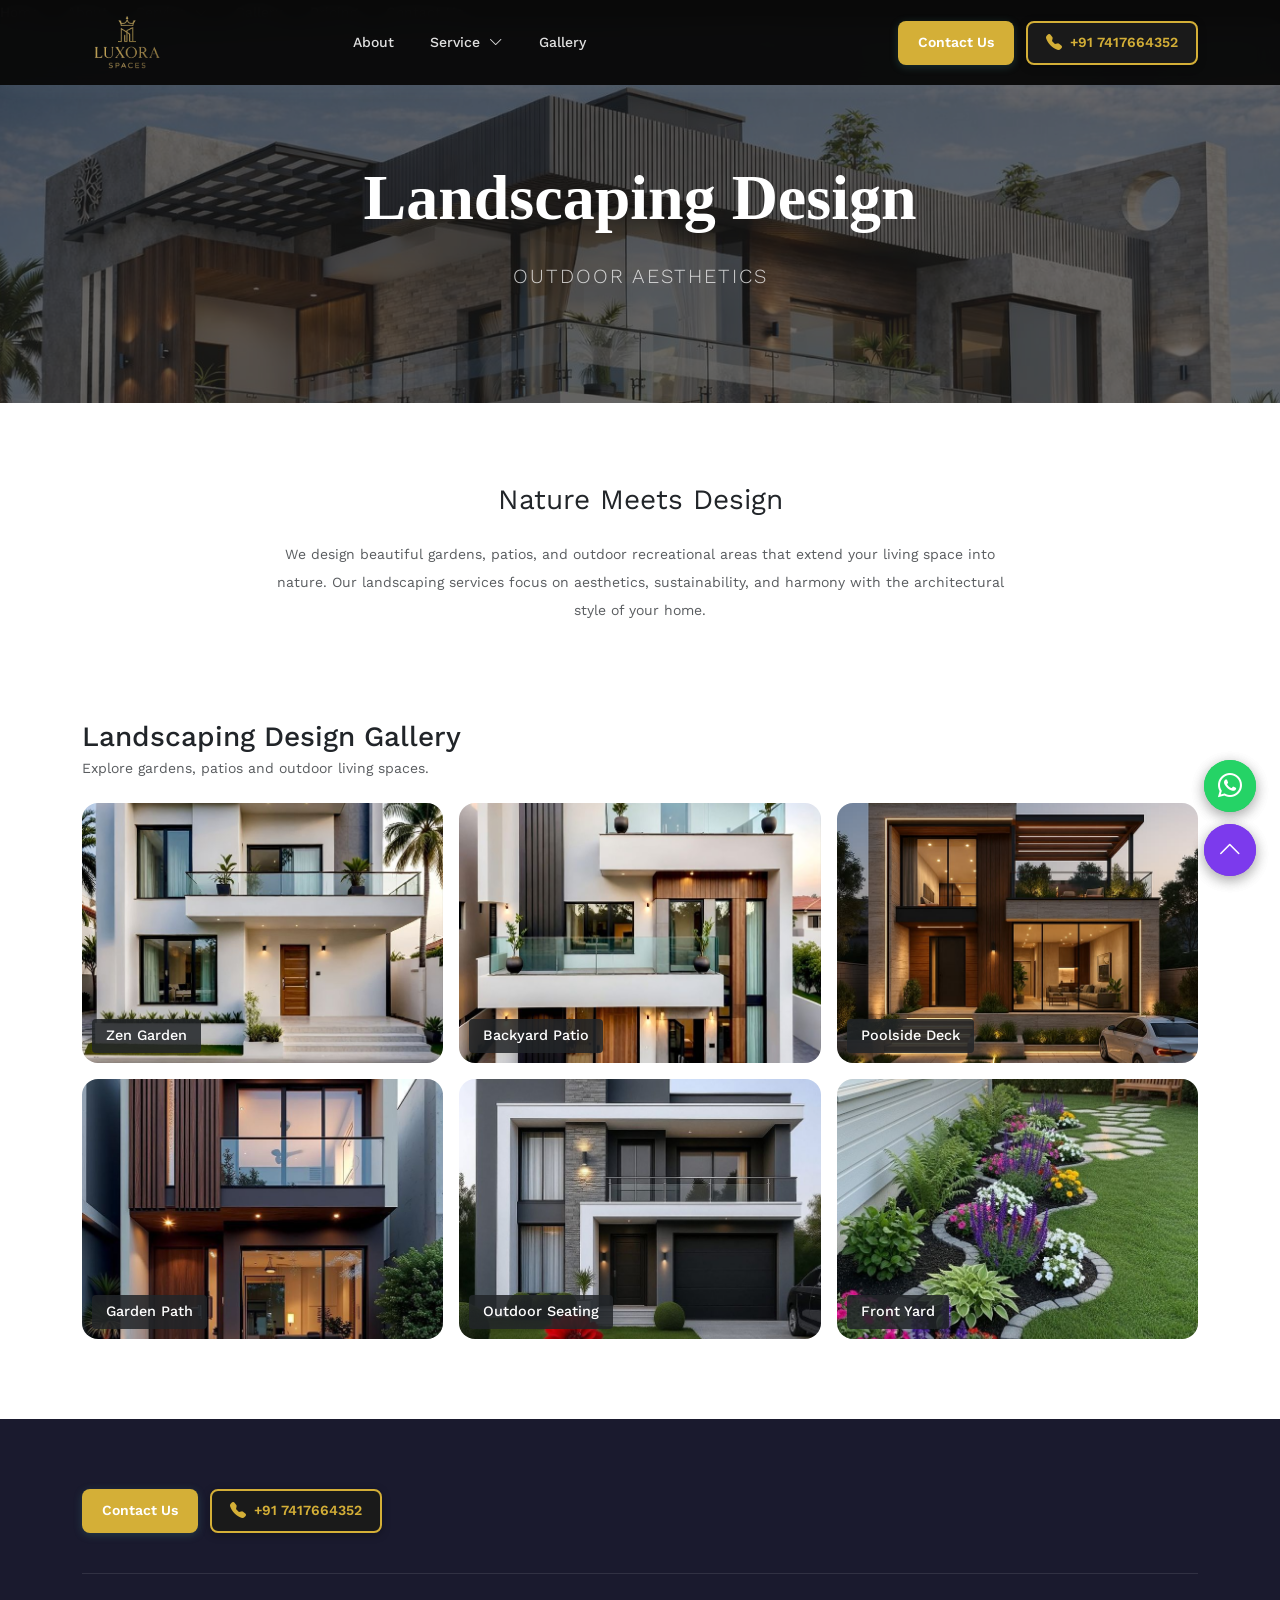
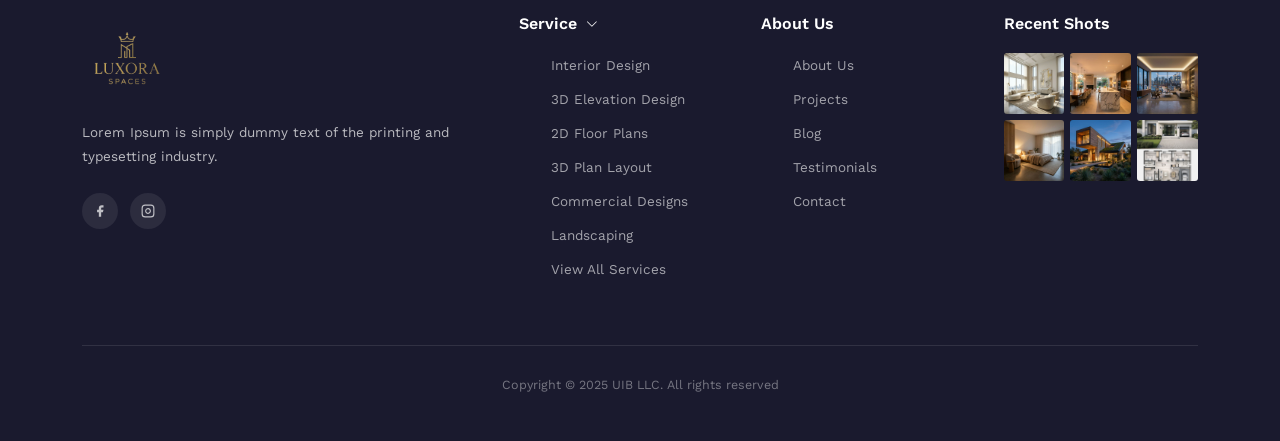
<file: service-landscaping.html>
<!DOCTYPE html>
<html lang="en">

<head>

<!-- Google Tag Manager -->
<script>(function(w,d,s,l,i){w[l]=w[l]||[];w[l].push({'gtm.start':
new Date().getTime(),event:'gtm.js'});var f=d.getElementsByTagName(s)[0],
j=d.createElement(s),dl=l!='dataLayer'?'&l='+l:'';j.async=true;j.src=
'https://www.googletagmanager.com/gtm.js?id='+i+dl;f.parentNode.insertBefore(j,f);
})(window,document,'script','dataLayer','GTM-TGMSWZFW');</script>
<!-- End Google Tag Manager -->

    <meta charset="UTF-8">
    <meta name="viewport" content="width=device-width, initial-scale=1.0">
    <meta name="description" content="Luxora Spaces landscaping design service crafts outdoor spaces with gardens, patios, pools and lighting that complement your home architecture.">
    <title>Landscaping Design | Luxora Spaces</title>
    <link rel="icon" type="image/png" href="./assets/images/favicon.png">
    <!-- Google Fonts -->
    <link rel="preconnect" href="https://fonts.googleapis.com">
    <link rel="preconnect" href="https://fonts.gstatic.com" crossorigin>
    <link
        href="https://fonts.googleapis.com/css2?family=Work+Sans:wght@300;400;500;600;700;800;900&display=swap"
        rel="stylesheet">

    <!-- Bootstrap CSS -->
    <link href="https://cdn.jsdelivr.net/npm/bootstrap@5.3.2/dist/css/bootstrap.min.css" rel="stylesheet">

    <!-- Bootstrap Icons -->
    <link rel="stylesheet" href="https://cdn.jsdelivr.net/npm/bootstrap-icons@1.11.1/font/bootstrap-icons.css">

    <!-- Swiper CSS -->
    <link rel="stylesheet" href="https://cdn.jsdelivr.net/npm/swiper@11/swiper-bundle.min.css" />
    <!-- Custom CSS -->
    <link rel="stylesheet" href="css/style.css">
</head>

<body>
  
<!-- Google Tag Manager (noscript) -->
<noscript><iframe src="https://www.googletagmanager.com/ns.html?id=GTM-TGMSWZFW"
height="0" width="0" style="display:none;visibility:hidden"></iframe></noscript>
<!-- End Google Tag Manager (noscript) -->
<!-- NAVBAR -->
    <div id="header-wrapper"></div>

    <!-- Detail Hero Section -->
    <section class="bg-attach-fixed service-hero-landscaping">
        <div class="image-overlay-2"></div>
        <div class="content container">
            <h1 class="display-3 fw-bold mb-4 font-serif text-white">Landscaping Design</h1>
            <p class="lead text-white opacity-75 text-uppercase spacing-2">Outdoor Aesthetics</p>
        </div>
    </section>

    <!-- Description Section -->
    <section class="section-padding bg-white">
        <div class="container text-center">
            <div class="row justify-content-center">
                <div class="col-lg-8">
                    <h2 class="fw-normal mb-4 text-dark font-serif h3">Nature Meets Design</h2>
                    <p class="text-muted small lh-lg">
                        We design beautiful gardens, patios, and outdoor recreational areas that extend your living
                        space into nature. Our landscaping services focus on aesthetics, sustainability, and harmony
                        with the architectural style of your home.
                    </p>
                </div>
            </div>
        </div>
    </section>

    <!-- Inspiration Grid Section -->
    <section class="section-padding pt-0 bg-white">
        <div class="container">
            <div class="d-flex flex-column flex-lg-row align-items-lg-center justify-content-lg-between mb-4 gap-3">
                <div class="text-start">
                    <h2 class="h3 mb-1 text-dark font-serif">Landscaping Design Gallery</h2>
                    <p class="text-muted small mb-0">Explore gardens, patios and outdoor living spaces.</p>
                </div>
            </div>

            <div class="row g-3">
                <div class="col-lg-4 col-md-6">
                    <div class="inspiration-card card border-0 rounded-4 overflow-hidden position-relative">
                        <img src="assets/images/landscaping-design/landscaping-design1.jpeg" alt="Zen Garden"
                            class="card-img w-100 object-fit-cover" style="height: 260px;">
                        <div class="inspiration-label">Zen Garden</div>
                    </div>
                </div>

                <div class="col-lg-4 col-md-6">
                    <div class="inspiration-card card border-0 rounded-4 overflow-hidden position-relative">
                        <img src="assets/images/landscaping-design/landscaping-design2.jpeg" alt="Backyard Patio"
                            class="card-img w-100 object-fit-cover" style="height: 260px;">
                        <div class="inspiration-label">Backyard Patio</div>
                    </div>
                </div>

                <div class="col-lg-4 col-md-6">
                    <div class="inspiration-card card border-0 rounded-4 overflow-hidden position-relative">
                        <img src="assets/images/landscaping-design/landscaping-design3.jpeg" alt="Poolside Deck"
                            class="card-img w-100 object-fit-cover" style="height: 260px;">
                        <div class="inspiration-label">Poolside Deck</div>
                    </div>
                </div>

                <div class="col-lg-4 col-md-6">
                    <div class="inspiration-card card border-0 rounded-4 overflow-hidden position-relative">
                        <img src="assets/images/landscaping-design/landscaping-design4.jpeg" alt="Garden Path"
                            class="card-img w-100 object-fit-cover" style="height: 260px;">
                        <div class="inspiration-label">Garden Path</div>
                    </div>
                </div>

                <div class="col-lg-4 col-md-6">
                    <div class="inspiration-card card border-0 rounded-4 overflow-hidden position-relative">
                        <img src="assets/images/landscaping-design/landscaping-design5.jpeg" alt="Outdoor Seating"
                            class="card-img w-100 object-fit-cover" style="height: 260px;">
                        <div class="inspiration-label">Outdoor Seating</div>
                    </div>
                </div>

                <div class="col-lg-4 col-md-6">
                    <div class="inspiration-card card border-0 rounded-4 overflow-hidden position-relative">
                        <img src="assets/images/landscaping-design/landscaping-design6.jpeg" alt="Front Yard"
                            class="card-img w-100 object-fit-cover" style="height: 260px;">
                        <div class="inspiration-label">Front Yard</div>
                    </div>
                </div>
            </div>
        </div>
    </section>

    <div id="footer-wrapper"></div>

    <!-- Bootstrap Bundle with Popper -->
    <script src="https://cdn.jsdelivr.net/npm/bootstrap@5.3.2/dist/js/bootstrap.bundle.min.js"></script>
    <script src="./js/loadComponent.js"></script>
</body>

</html>
</file>
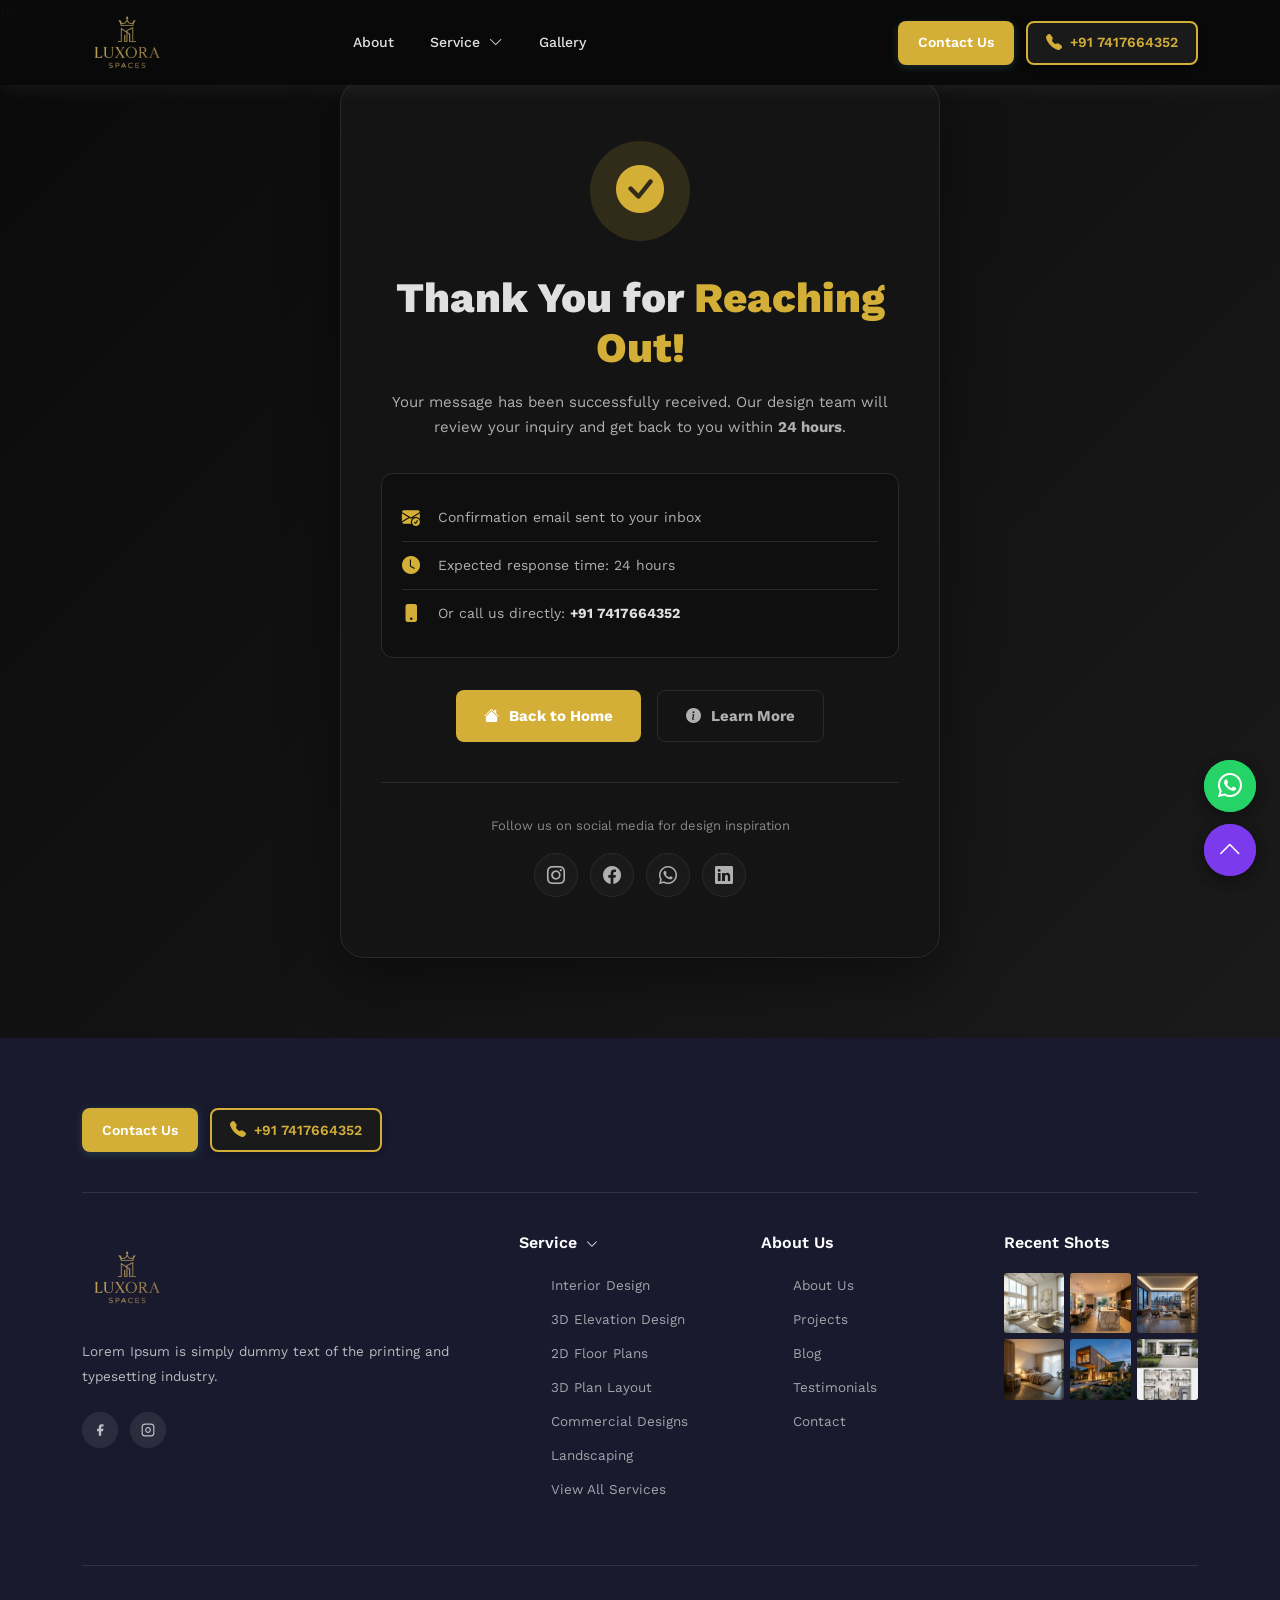
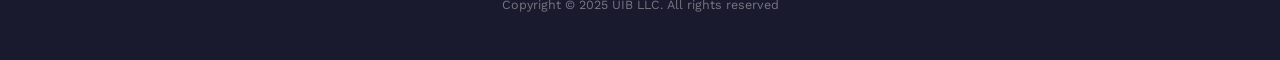
<file: thank-you.html>
<!DOCTYPE html>
<html lang="en">
<head>
<!-- Google Tag Manager -->
<script>(function(w,d,s,l,i){w[l]=w[l]||[];w[l].push({'gtm.start':
new Date().getTime(),event:'gtm.js'});var f=d.getElementsByTagName(s)[0],
j=d.createElement(s),dl=l!='dataLayer'?'&l='+l:'';j.async=true;j.src=
'https://www.googletagmanager.com/gtm.js?id='+i+dl;f.parentNode.insertBefore(j,f);
})(window,document,'script','dataLayer','GTM-TGMSWZFW');</script>
<!-- End Google Tag Manager -->
  <meta charset="UTF-8">
  <meta name="viewport" content="width=device-width, initial-scale=1.0">
  <meta name="description" content="Thank you for contacting Luxora Spaces. Our interior design team has received your enquiry and will reach out within 24 hours.">
  <title>Thank You | Luxora Spaces</title>
  <link rel="icon" type="image/png" href="./assets/images/favicon.png">
  <link rel="preconnect" href="https://fonts.googleapis.com">
  <link rel="preconnect" href="https://fonts.gstatic.com" crossorigin>
  <link href="https://fonts.googleapis.com/css2?family=Work+Sans:wght@300;400;500;600;700;800;900&display=swap" rel="stylesheet">
  <link href="https://cdn.jsdelivr.net/npm/bootstrap@5.3.2/dist/css/bootstrap.min.css" rel="stylesheet">
  <link rel="stylesheet" href="https://cdn.jsdelivr.net/npm/bootstrap-icons@1.11.1/font/bootstrap-icons.css">
  <link rel="stylesheet" href="./css/style.css">
  <style>
    .thankyou-section {
      background: linear-gradient(135deg, #0a0a0a 0%, #1a1a1a 100%);
      min-height: 100vh;
      display: flex;
      align-items: center;
      justify-content: center;
      padding: 80px 20px;
      text-align: center;
    }
    .thankyou-card {
      background: #141414;
      border: 1px solid #2a2a2a;
      border-radius: 24px;
      padding: 60px 40px;
      max-width: 600px;
      margin: 0 auto;
      box-shadow: 0 20px 60px rgba(0,0,0,0.4);
    }
    @media (max-width: 576px) {
      .thankyou-card { padding: 40px 24px; }
    }
    .thankyou-icon {
      width: 100px; height: 100px;
      border-radius: 50%;
      background: rgba(212,175,55,0.15);
      display: flex; align-items: center; justify-content: center;
      margin: 0 auto 32px;
      font-size: 48px; color: var(--teal);
      animation: scaleIn 0.5s ease-out;
    }
    @keyframes scaleIn {
      0% { transform: scale(0); opacity: 0; }
      50% { transform: scale(1.1); }
      100% { transform: scale(1); opacity: 1; }
    }
    .thankyou-card h1 {
      font-family: 'Work Sans', sans-serif;
      font-size: clamp(28px, 4vw, 42px);
      font-weight: 800; color: #e0e0e0;
      margin-bottom: 16px;
    }
    .thankyou-card h1 span { color: var(--teal); }
    .thankyou-card p {
      font-size: 15px; color: #b0b0b0;
      line-height: 1.7; margin-bottom: 32px;
    }
    .thankyou-info {
      background: #0f0f0f;
      border: 1px solid #2a2a2a;
      border-radius: 12px;
      padding: 20px;
      margin-bottom: 32px;
      text-align: left;
    }
    .thankyou-info-item {
      display: flex; align-items: center; gap: 12px;
      padding: 10px 0;
      border-bottom: 1px solid #2a2a2a;
    }
    .thankyou-info-item:last-child { border-bottom: none; }
    .thankyou-info-item i {
      font-size: 18px; color: var(--teal); min-width: 24px;
    }
    .thankyou-info-item span {
      font-size: 14px; color: #b0b0b0;
    }
    .thankyou-actions {
      display: flex; gap: 16px; flex-wrap: wrap;
      justify-content: center; margin-top: 32px;
    }
    .thankyou-btn {
      display: inline-flex; align-items: center; gap: 10px;
      padding: 14px 28px; border-radius: 8px;
      text-decoration: none; font-weight: 700; font-size: 15px;
      font-family: 'Work Sans', sans-serif;
      transition: all 0.3s;
    }
    .thankyou-btn-primary {
      background: var(--teal); color: #fff;
    }
    .thankyou-btn-primary:hover {
      background: var(--teal-light); color: #fff;
      transform: translateY(-2px);
    }
    .thankyou-btn-secondary {
      background: transparent;
      border: 1px solid #2a2a2a; color: #b0b0b0;
    }
    .thankyou-btn-secondary:hover {
      border-color: var(--teal); color: var(--teal);
    }
    .thankyou-social {
      margin-top: 40px; padding-top: 32px;
      border-top: 1px solid #2a2a2a;
    }
    .thankyou-social p {
      font-size: 13px; color: #888; margin-bottom: 16px;
    }
    .thankyou-social-links {
      display: flex; gap: 12px; justify-content: center;
    }
    .thankyou-social-links a {
      width: 44px; height: 44px;
      border-radius: 50%;
      background: #1a1a1a;
      border: 1px solid #2a2a2a;
      display: flex; align-items: center; justify-content: center;
      color: #b0b0b0;
      font-size: 18px;
      text-decoration: none;
      transition: all 0.3s;
    }
    .thankyou-social-links a:hover {
      border-color: var(--teal);
      color: var(--teal);
      transform: translateY(-3px);
    }
  </style>
</head>

<body>
    
<!-- Google Tag Manager (noscript) -->
<noscript><iframe src="https://www.googletagmanager.com/ns.html?id=GTM-TGMSWZFW"
height="0" width="0" style="display:none;visibility:hidden"></iframe></noscript>
<!-- End Google Tag Manager (noscript) -->
<!-- NAVBAR -->

  <div id="header-wrapper"></div>

  <section class="thankyou-section">
    <div class="thankyou-card">
      <div class="thankyou-icon">
        <i class="bi bi-check-circle-fill"></i>
      </div>
      <h1>Thank You for <span>Reaching Out!</span></h1>
      <p>Your message has been successfully received. Our design team will review your inquiry and get back to you within <strong>24 hours</strong>.</p>

      <div class="thankyou-info">
        <div class="thankyou-info-item">
          <i class="bi bi-envelope-check-fill"></i>
          <span>Confirmation email sent to your inbox</span>
        </div>
        <div class="thankyou-info-item">
          <i class="bi bi-clock-fill"></i>
          <span>Expected response time: 24 hours</span>
        </div>
        <div class="thankyou-info-item">
          <i class="bi bi-phone-fill"></i>
          <span>Or call us directly: <strong style="color:#e0e0e0;">+91 7417664352</strong></span>
        </div>
      </div>

      <div class="thankyou-actions">
        <a href="index.html" class="thankyou-btn thankyou-btn-primary">
          <i class="bi bi-house-fill"></i> Back to Home
        </a>
        <a href="about.html" class="thankyou-btn thankyou-btn-secondary">
          <i class="bi bi-info-circle-fill"></i> Learn More
        </a>
      </div>

      <div class="thankyou-social">
        <p>Follow us on social media for design inspiration</p>
        <div class="thankyou-social-links">
          <a href="https://www.instagram.com/luxoraspaces" target="_blank" rel="noopener noreferrer" aria-label="Instagram">
            <i class="bi bi-instagram"></i>
          </a>
          <a href="https://www.facebook.com/luxoraspaces" target="_blank" rel="noopener noreferrer" aria-label="Facebook">
            <i class="bi bi-facebook"></i>
          </a>
          <a href="https://wa.me/917417664352" target="_blank" rel="noopener noreferrer" aria-label="WhatsApp">
            <i class="bi bi-whatsapp"></i>
          </a>
          <a href="https://www.linkedin.com/company/luxoraspaces" target="_blank" rel="noopener noreferrer" aria-label="LinkedIn">
            <i class="bi bi-linkedin"></i>
          </a>
        </div>
      </div>
    </div>
  </section>

  <div id="footer-wrapper"></div>

  <script src="https://cdn.jsdelivr.net/npm/bootstrap@5.3.2/dist/js/bootstrap.bundle.min.js"></script>
  <script src="./js/loadComponent.js"></script>
</body>
</html>
</file>
<file: css/style.css>
/* Hero Section */
.hero-section {
    height: 90vh;
    /* Increased height for better impact */
    min-height: 600px;
    background: #000;
    overflow: hidden;
}

.hero-image {
    width: 100%;
    height: 100%;
    background-size: cover;
    background-position: center;
    transition: transform 6s ease;
}

.carousel-item.active .hero-image {
    transform: scale(1.1);
    /* Zoom effect on active slide */
}

/* Old style removed: hero-image-container, zoomHero animation */

.hero-overlay {
    position: absolute;
    top: 0;
    left: 0;
    width: 100%;
    height: 100%;
    background: linear-gradient(to right, rgba(0, 0, 0, 0.7), rgba(0, 0, 0, 0.3));
    z-index: 1;
}

/* Carousel Caption Override */
.carousel-caption {
    bottom: 0;
    left: 0;
    right: 0;
    text-align: left;
    height: 100%;
}

.bg-dark-glass {
    background: rgba(0, 0, 0, 0.3);
    backdrop-filter: blur(4px);
}


.hero-content {
    text-shadow: 0 2px 10px rgba(0, 0, 0, 0.3);
}

/* Services */
.section-padding {
    padding: 80px 0;
}

.service-card {
    transition: transform 0.3s ease, box-shadow 0.3s ease;
    border-radius: 16px;
    background: #1a1a1a !important;
    border: 1px solid rgba(255, 255, 255, 0.1) !important;
}

.service-card:hover {
    transform: translateY(-10px);
    box-shadow: 0 15px 30px rgba(0, 0, 0, 0.5) !important;
    border-color: var(--primary-color) !important;
}

.icon-box {
    width: 60px;
    height: 60px;
    background: rgba(235, 89, 95, 0.1);
    /* light primary */
    color: var(--primary-color);
    border-radius: 50%;
    display: flex;
    align-items: center;
    justify-content: center;
    font-size: 1.5rem;
    transition: all 0.3s;
}

.service-card:hover .icon-box {
    background: var(--primary-color);
    color: #fff;
}

/* Inspiration Grid */
.inspiration-card {
    cursor: pointer;
    transition: transform 0.3s ease;
}

.inspiration-card:hover {
    transform: scale(1.02);
}

.inspiration-label {
    position: absolute;
    bottom: 10px;
    left: 10px;
    background: rgba(33, 37, 41, 0.85);
    /* Dark background similar to ref */
    color: #fff;
    padding: 6px 14px;
    border-radius: 4px;
    font-size: 0.9rem;
    font-weight: 500;
    transition: background 0.3s;
}

.inspiration-card:hover .inspiration-label {
    background: var(--primary-color);
}

/* Interior gallery tabs (service-interior-design) */
.interior-tabs {
    background: #f5f5f7;
    border-radius: 999px;
    padding: 4px;
}
.interior-tabs .nav-link {
    border-radius: 999px;
    padding: 6px 18px;
    font-size: 0.85rem;
    font-weight: 500;
    color: #555;
    background: transparent;
}
.interior-tabs .nav-link.active {
    background: #111827;
    color: #fff;
}
.interior-gallery-item {
    transition: opacity 0.25s ease, transform 0.25s ease;
}
.interior-gallery-item.d-none {
    opacity: 0;
    transform: translateY(4px);
}

/* Projects */
.carousel-item {
    min-height: 500px;
}

.spacing-2 {
    letter-spacing: 2px;
}

/* Hide Scrollbar */
.no-scrollbar::-webkit-scrollbar {
    display: none;
}

.no-scrollbar {
    -ms-overflow-style: none;
    scrollbar-width: none;
}

/* Video Card */
.video-card {
    min-width: 200px;
    height: 320px;
    border-radius: 16px;
    overflow: hidden;
    position: relative;
    cursor: pointer;
    transition: all 0.4s ease;
    border: 1px solid rgba(0, 0, 0, 0.05);
    background: #000;
}

.video-card:hover {
    transform: translateY(-8px);
    box-shadow: 0 15px 30px rgba(0, 0, 0, 0.15) !important;
}

.video-card video {
    width: 100%;
    height: 100%;
    object-fit: cover;
    transition: transform 0.6s ease;
    opacity: 0.9;
}

.video-card:hover video {
    transform: scale(1.05);
    opacity: 1;
}

.gradient-overlay {
    background: linear-gradient(to top, rgba(0, 0, 0, 0.9) 0%, rgba(0, 0, 0, 0.5) 50%, transparent 100%);
    transition: all 0.3s ease;
}

.video-card:hover .gradient-overlay {
    padding-bottom: 2rem !important;
    background: linear-gradient(to top, rgba(0, 0, 0, 1) 0%, rgba(0, 0, 0, 0.6) 60%, transparent 100%);
}

/* Why Choose Us / Stats */
.stats-card {
    background: #1a1a1a;
    border-radius: 12px;
    padding: 1.5rem 1rem;
    height: 100%;
    transition: transform 0.3s ease, box-shadow 0.3s ease;
    border: 1px solid rgba(255, 255, 255, 0.1);
}

.stats-card:hover {
    transform: translateY(-5px);
    box-shadow: 0 10px 20px rgba(0, 0, 0, 0.5) !important;
    border-color: var(--primary-color);
}

.icon-blob {
    width: 80px;
    height: 80px;
    background-color: #2a2a2a;
    /* Dark background for dark theme */
    border-radius: 50% 40% 60% 50% / 50% 60% 40% 50%;
    /* Organic blob shape */
    display: flex;
    align-items: center;
    justify-content: center;
    margin: 0 auto 1rem auto;
    position: relative;
}

.icon-blob i {
    font-size: 2rem;
    color: #fff;
    z-index: 1;
}

.badge-float {
    position: absolute;
    top: 5px;
    right: 5px;
    background-color: #ff4d4d;
    /* Red accent */
    color: white;
    font-size: 0.7rem;
    font-weight: bold;
    padding: 2px 6px;
    border-radius: 10px;
    z-index: 2;
    box-shadow: 0 2px 5px rgba(255, 77, 77, 0.4);
}

/* Footer */
.hover-white:hover {
    color: #fff !important;
}

/* Animations */
.hover-card {
    transition: transform 0.3s;
}

.hover-card:hover {
    transform: translateY(-5px);
}

/* Service Link */
.service-link {
    color: var(--primary-color);
    transition: all 0.3s ease;
}

.service-link:hover {
    color: #d6454b;
}

.service-link i {
    transition: transform 0.3s ease;
}

.service-link:hover i {
    transform: translateX(5px);
}

/* Service Detail Page Styles */
.image-overlay-2 {
    position: absolute;
    left: 0;
    top: 0;
    width: 100%;
    height: 100%;
    background-color: rgba(29, 29, 29, 0.64);
    background-position: center center;
    transition: background 0.3s, border-radius 0.3s, opacity 0.3s;
    z-index: 1;
}

.bg-attach-fixed {
    background-attachment: fixed;
    padding: 10em 2em 6em 2em;
    /* Adjusted padding for better vertical spacing like the ref */
    overflow: hidden;
    background-size: cover;
    background-position: center;
    position: relative;
    color: white;
    background-image: url('../assets/images/hero.png');
    /* Using available image */
    min-height: 400px;
    display: flex;
    align-items: center;
    justify-content: center;
    text-align: center;
}

.bg-attach-fixed .content {
    position: relative;
    z-index: 2;
}

.footer-section h3,
h5 {
    color: #ccc;
}

/* Detail Grid adjustments if needed */
/* Page specific hero overrides */
.service-hero-interior {
    background-image: url('../assets/images/service1.png') !important;
}

.service-hero-elevation {
    background-image: url('../assets/images/service2.png') !important;
}

.service-hero-2d {
    background-image: url('../assets/images/2d-floor-plans.jpeg') !important;
}

.service-hero-3d {
    background-image: url('../assets/images/3d-plan-layout.jpeg') !important;
}

.service-hero-landscaping {
    background-image: url('../assets/images/landscaping-design.jpeg') !important;
}

.service-hero-commercial {
    background-image: url('../assets/images/commercials.jpeg') !important;
}

/* Experience Banner Styles */
.experience-banner {
    position: relative;
    border-radius: 20px;
    overflow: hidden;
    display: flex;
    flex-direction: column;
}

@media (min-width: 992px) {
    .experience-banner {
        flex-direction: row;
        align-items: stretch;
    }
}

.experience-content {
    background-color: #4D314D;
    /* Deep Purple from ref */
    padding: 2rem 4rem;
    position: relative;
    z-index: 2;
    color: white;
    flex: 1;
    /* Grow to fill space */
    display: flex;
    flex-direction: column;
    justify-content: center;
}

.experience-content h2 {
    color: white;
    font-size: 2.4rem;
}

/* The curve effect */
@media (min-width: 992px) {
    .experience-content {
        flex: 0 0 55%;
        /* Take up 55% width approx */
        border-radius: 0;
        /* Reset */
    }

    .experience-content::after {
        content: '';
        position: absolute;
        top: 0;
        right: -100px;
        width: 200px;
        height: 100%;
        background-color: #4D314D;
        border-radius: 50%;
        transform: scaleX(0.6);
        /* Compress width to make curve gentler */
        z-index: -1;
    }
}

.experience-image {
    background-image: url('../assets/images/service1.png');
    /* Placeholder */
    background-size: cover;
    background-position: center;
    min-height: 300px;
    flex: 1;
    position: relative;
    z-index: 1;
}

/* Specific text styling */
.text-salmon {
    color: #EB5E5E;
}

.btn-salmon {
    background-color: #EB5E5E;
    color: white;
    border: none;
    padding: 0.75rem 2rem;
    font-weight: 500;
    transition: all 0.3s ease;
}

.btn-salmon:hover {
    background-color: #d44a4a;
    color: white;
    transform: translateY(-2px);
}

/* FAQ Section Styles */
.faq-section {
    background-color: #1a1a1a;
    /* Dark background */
}

.faq-header {
    color: #fff;
    /* White text for dark background */
}

.accordion-item {
    border: none;
    border-radius: 8px !important;
    margin-bottom: 1rem;
    box-shadow: 0 2px 5px rgba(0, 0, 0, 0.3);
    overflow: hidden;
    background-color: #2a2a2a;
    border: 1px solid rgba(255, 255, 255, 0.1);
}

.accordion-button {
    font-weight: 500;
    color: #fff;
    background-color: #2a2a2a;
    padding: 1.25rem 1.5rem;
    font-size: 1rem;
    border: none;
    box-shadow: none !important;
    /* Remove default blue glow */
}

.accordion-button:not(.collapsed) {
    color: #fff;
    background-color: #2a2a2a;
    /* Keep dark background even when open */
    font-weight: 600;
}

.accordion-button::after {
    /* Custom + icon instead of chevron if preferred, or stylize the chevron */
    background-image: url("data:image/svg+xml,%3csvg xmlns='http://www.w3.org/2000/svg' viewBox='0 0 16 16' fill='%23fff'%3e%3cpath fill-rule='evenodd' d='M8 2a.5.5 0 0 1 .5.5v5h5a.5.5 0 0 1 0 1h-5v5a.5.5 0 0 1-1 0v-5h-5a.5.5 0 0 1 0-1h5v-5A.5.5 0 0 1 8 2Z'/%3e%3c/svg%3e");
    transition: transform 0.2s ease-in-out;
    filter: brightness(0) invert(1);
}

.accordion-button:not(.collapsed)::after {
    background-image: url("data:image/svg+xml,%3csvg xmlns='http://www.w3.org/2000/svg' viewBox='0 0 16 16' fill='%23fff'%3e%3cpath fill-rule='evenodd' d='M2 8a.5.5 0 0 1 .5-.5h11a.5.5 0 0 1 0 1h-11A.5.5 0 0 1 2 8Z'/%3e%3c/svg%3e");
    /* Rotate to become a minus if using plus, or just standard chevron behavior */
    transform: rotate(180deg);
    filter: brightness(0) invert(1);
}

.accordion-body {
    padding: 1rem 1.5rem 1.5rem;
    color: rgba(255, 255, 255, 0.8);
    line-height: 1.6;
    background-color: #2a2a2a;
}

/* Dark Mode Styling */
body {
    background-color: #0f0f0f;
}

/* Project Carousel Dark Background */
#projects .carousel-item .bg-dark {
    background-color: #1a1a1a !important;
}

/* Ensure service card body text is visible on dark background */
#services .service-card .card-body {
    background-color: #1a1a1a;
}

#services .service-card .card-body h4,
#services .service-card .card-body p {
    color: #fff;
}

/* Project Carousel Navigation Fix */
#projectCarousel .carousel-control-prev,
#projectCarousel .carousel-control-next {
    width: 5%;
    /* Detailed control width */
    opacity: 1;
    /* Always visible */
    top: 50%;
    transform: translateY(-50%);
}

@media (min-width: 992px) {
    #projectCarousel .carousel-control-prev {
        left: -80px;
        /* Move outside left */
    }

    #projectCarousel .carousel-control-next {
        right: -80px;
        /* Move outside right */
    }
}

/* Mobile adjustment */
@media (max-width: 991px) {
    #projectCarousel .carousel-control-prev {
        left: 10px;
    }

    #projectCarousel .carousel-control-next {
        right: 10px;
    }
}

/* Icon refinement */
#projectCarousel .carousel-control-prev-icon,
#projectCarousel .carousel-control-next-icon {
    width: 3rem;
    height: 3rem;
    background-size: 50%;
    /* Retain the bg-dark class from HTML but ensure sizing */
}

/* Navbar Dropdown Hover & Styling */

/* Default Bootstrap Dropdown adjustments */
.navbar-nav .dropdown-menu {
    border: none;
    box-shadow: 0 10px 30px rgba(0, 0, 0, 0.1);
    border-radius: 12px;
    padding: 1.5rem;
    margin-top: 10px;
    /* Spacing from nav item */
}

/* Desktop Hover Behavior */
@media (min-width: 992px) {
    .nav-item.dropdown:hover .dropdown-menu {
        display: block;
        animation: fadeIn 0.1s ease-in;
    }

    .dropdown-menu {
        width: 600px;
        /* Mega menu width */
        left: 50%;
        transform: translateX(-50%);
        /* Center relative to parent if position is relative, but usually needs adjustment */
    }

    /* Ensure the parent is relative for positioning */
    .nav-item.dropdown {
        position: relative;
    }

    /* Center the dropdown relative to the nav item */
    .dropdown-menu {
        left: 0;
        transform: none;
    }
}

/* Two Column Layout for Desktop */
.dropdown-grid {
    display: grid;
    grid-template-columns: 1fr 1fr;
    gap: 1rem 2rem;
}

.dropdown-item {
    padding: 0.5rem 0;
    font-weight: 400;
    color: var(--text-dark);
    transition: color 0.2s;
    background: transparent !important;
    /* Remove blue bg on hover */
}

.dropdown-item:hover {
    color: var(--primary-color);
    padding-left: 5px;
    /* Subtle movement */
}

/* Animation */
@keyframes fadeIn {
    from {
        opacity: 0;
        transform: translateY(10px);
    }

    to {
        opacity: 1;
        transform: translateY(0);
    }
}

/* Mobile Styling */
@media (max-width: 991px) {
    .dropdown-menu {
        width: 100%;
        box-shadow: none;
        padding: 0 1rem;
        background-color: #f8f9fa;
        /* Slightly darker bg for nested feel */
        margin-top: 0;
    }

    .dropdown-grid {
        grid-template-columns: 1fr;
        /* Single column on mobile */
        gap: 0.5rem;
    }

    .dropdown-item {
        padding: 0.75rem 0;
        border-bottom: 1px solid rgba(0, 0, 0, 0.05);
    }
}

/* Chevron Rotation on Link */
.nav-link.dropdown-toggle::after {
    transition: transform 0.2s;
}

.nav-item.dropdown:hover .nav-link.dropdown-toggle::after {
    transform: rotate(180deg);
}

/* Navigation Styles for Floating vs Fixed States */

/* Base Transition Class */
.transition-all {
    transition: all 0.4s ease-in-out;
    padding-top: 20px;
    /* Initial top spacing */
}

/* Floating State (Default) */
#mainNav .navbar-container {
    transition: all 0.4s ease-in-out;
}

/* Scrolled State (Added via JS) */
.navbar-scrolled {
    padding-top: 0 !important;
    /* Dark background */
}

.navbar-scrolled .navbar-container {
    background-color: transparent !important;
    box-shadow: none !important;
    border-radius: 0 !important;
    max-width: 100% !important;
    padding-left: 0;
    padding-right: 0;
    width: 100%;
}

.navbar-scrolled .container {
    max-width: 1320px;
    /* Bootstrap XL container manually if width:100% breaks alignment */
}

/* Text Color Updates on Scroll */
.navbar-scrolled .nav-link,
.navbar-scrolled .navbar-brand span {
    color: white !important;
}

.navbar-scrolled .nav-link:hover,
.navbar-scrolled .nav-link.active {
    color: var(--primary-color) !important;
}

/* Button Update on Scroll */
.navbar-scrolled .btn-primary {
    background-color: var(--primary-color);
    border: none;
}

/* Mobile Toggler White on Dark */
.navbar-scrolled .navbar-toggler-icon {
    filter: invert(1);
}

/* REVISED Navigation Styles for Transparent -> White Pill Scroll Effect */

/* Default State (Top of Page) */
#mainNav {
    padding-top: 20px;
    transition: all 0.4s ease-in-out;
}

#mainNav .navbar-container {
    background-color: transparent;
    /* No background initially */
    box-shadow: none;
    padding: 1rem 0;
    /* Relaxed padding */
    transition: all 0.4s ease-in-out;
}

/* Default Text Colors (White for Dark Hero) */
#mainNav .nav-link {
    color: rgba(255, 255, 255, 0.9) !important;
}

#mainNav .nav-link:hover,
#mainNav .nav-link.active {
    color: #fff !important;
    /* Bright white on hover */
}

/* Portfolio Page Styles */
.portfolio-header-section {
    padding-top: 151px;
    padding-bottom: 52px;
}

.portfolio-img-container {
    overflow: hidden;
    /* border-radius: 4px; Optional */
}

.portfolio-img-container img {
    transition: transform 0.6s ease;
    height: 400px;
    /* Fixed height for consistency */
    object-fit: cover;
}

.portfolio-item:hover .portfolio-img-container img {
    transform: scale(1.05);
}

.portfolio-title {
    font-size: 1.5rem;
    letter-spacing: 1px;
    margin-top: 1rem;
    font-weight: 400;
}

.font-serif {
    font-family: 'Playfair Display', serif;
}

#mainNav .navbar-brand span {
    color: #fff !important;
    /* White logo text initially */
}

#mainNav .btn-primary {
    background-color: #fff;
    color: var(--primary-color);
    border-color: #fff;
}

#mainNav .navbar-toggler-icon {
    filter: invert(1);
    /* White toggler for dark background */
}

/* --------------------------------------------------------- */
/* Scrolled State (White Pill Look) */
/* --------------------------------------------------------- */
.navbar-scrolled {
    padding-top: 15px !important;
}

.navbar-scrolled .navbar-container {
    background-color: #fff !important;
    /* Full rounded pill */
    padding: 0.5rem 2rem !important;
    /* Compact pill padding */
    margin: 0 auto;
    width: auto;
    max-width: 95%;
    /* Prevent touching edges */
}

/* Scrolled Text Colors (Black/Dark for White Pill) */
.navbar-scrolled .nav-link {
    color: var(--secondary-color) !important;
}

.navbar-scrolled .nav-link:hover,
.navbar-scrolled .nav-link.active {
    color: var(--primary-color) !important;
}

.navbar-scrolled .navbar-brand span {
    color: var(--primary-color) !important;
    /* Revert to brand color */
}

.navbar-scrolled .btn-primary {
    background-color: var(--primary-color);
    color: #fff;
    border-color: var(--primary-color);
}

.navbar-scrolled .navbar-toggler-icon {
    filter: none;
    /* Dark toggler for white background */
}

/* Fix Specificity for Scrolled Navbar Text */
#mainNav.navbar-scrolled .nav-link {
    color: var(--secondary-color) !important;
}

#mainNav.navbar-scrolled .nav-link:hover,
#mainNav.navbar-scrolled .nav-link.active {
    color: var(--primary-color) !important;
}

#mainNav.navbar-scrolled .navbar-brand span {
    color: var(--primary-color) !important;
}

/* Ensure button text is visible if it inherits weirdly */
#mainNav.navbar-scrolled .btn-primary {
    background-color: var(--primary-color);
    color: #fff !important;
}

/* =========================================
   Responsive Navigation Styles
   ========================================= */

/* --------------------------------------------------------- */
/* DESKTOP STYLES (min-width: 992px)                         */
/* Implements: Transparent Top -> White Pill Scroll Effect   */
/* --------------------------------------------------------- */
@media (min-width: 992px) {

    /* 1. Base State (Top of Page) */
    #mainNav {
        padding-top: 25px;
        transition: all 0.4s ease-in-out;
    }

    #mainNav .navbar-container {
        background-color: transparent;
        box-shadow: none;
        padding: 1rem 0;
        border-radius: 0;
        width: 100%;
        transition: all 0.4s ease-in-out;
    }

    /* Text Colors at Top (White for dark hero) */
    #mainNav .nav-link {
        color: rgba(255, 255, 255, 0.95) !important;
        font-weight: 500;
    }

    #mainNav .nav-link:hover,
    #mainNav .nav-link.active {
        color: #fff !important;
        text-shadow: 0 0 10px rgba(255, 255, 255, 0.3);
    }

    #mainNav .navbar-brand span {
        color: #fff !important;
    }

    /* Button at Top (White variant) */
    #mainNav .btn-primary {
        background-color: #fff;
        color: var(--primary-color);
        border: 2px solid #fff;
        font-weight: 600;
    }

    #mainNav .btn-primary:hover {
        background-color: transparent;
        color: #fff;
    }

    /* 2. Scrolled State (White Pill) */
    #mainNav.navbar-scrolled {
        padding-top: 15px;
    }

    #mainNav.navbar-scrolled .navbar-container {
        background-color: #ffffff !important;
        box-shadow: 0 10px 40px rgba(0, 0, 0, 0.1);
        border-radius: 50px !important;
        /* Pill shape */
        padding: 0.5rem 2rem;
        width: 1320px;
        /* Shrink to fit content */
        max-width: 1320px;
        margin: 0 auto;
    }

    /* Scrolled Text Colors (Dark) */
    #mainNav.navbar-scrolled .nav-link {
        color: var(--secondary-color) !important;
    }

    #mainNav.navbar-scrolled .nav-link:hover,
    #mainNav.navbar-scrolled .nav-link.active {
        color: var(--primary-color) !important;
        text-shadow: none;
    }

    #mainNav.navbar-scrolled .navbar-brand span {
        color: var(--primary-color) !important;
    }

    #mainNav.navbar-scrolled .btn-primary {
        background-color: var(--primary-color);
        color: #fff;
        border: 2px solid var(--primary-color);
    }

    #mainNav.navbar-scrolled .btn-primary:hover {
        background-color: #d6454b;
        border-color: #d6454b;
    }
}

/* --------------------------------------------------------- */
/* MOBILE STYLES (max-width: 991px)                          */
/* Implements: Transparent Top -> White Background on Scroll */
/* --------------------------------------------------------- */
@media (max-width: 991px) {

    /* 1. Base State (Top of Page) */
    #mainNav {
        background-color: transparent;
        /* Changed from white to transparent */
        padding-top: 10px;
        transition: background-color 0.3s ease;
        box-shadow: none;
    }

    #mainNav .navbar-container {
        padding: 0.5rem 0;
        width: 100%;
        background-color: transparent;
    }

    /* Text Colors at Top (White for dark hero) */
    #mainNav .nav-link {
        color: rgba(255, 255, 255, 0.95) !important;
        padding-left: 0;
        padding-right: 0;
    }

    #mainNav .nav-link:hover,
    #mainNav .nav-link.active {
        color: #fff !important;
    }

    #mainNav .navbar-brand span {
        color: #fff !important;
    }

    #mainNav .navbar-toggler-icon {
        filter: invert(1);
        /* White toggler */
    }

    #mainNav .btn-primary {
        /* Keep button consistent */
        background-color: var(--primary-color);
        color: #fff;
        border: none;
        width: 100%;
        margin-top: 1rem;
    }

    /* 2. Scrolled State (Solid White) */
    #mainNav.navbar-scrolled {
        background-color: #ffffff;
        /* Solid white on scroll */
        box-shadow: 0 5px 20px rgba(0, 0, 0, 0.1);
        padding-top: 0;
    }

    #mainNav.navbar-scrolled .nav-link {
        color: var(--secondary-color) !important;
    }

    #mainNav.navbar-scrolled .navbar-brand span {
        color: var(--primary-color) !important;
    }

    #mainNav.navbar-scrolled .navbar-toggler-icon {
        filter: none;
        /* Dark toggler */
    }

    /* Mobile Dropdown Styling */
    .navbar-collapse {
        background: white;
        /* Menu list always white background */
        padding: 1rem;
        border-radius: 8px;
        margin-top: 10px;
        box-shadow: 0 10px 30px rgba(0, 0, 0, 0.1);
    }

    /* Links inside the dropdown (collapse) should always be dark for readability against white menu bg */
    #mainNav .navbar-collapse .nav-link {
        color: var(--secondary-color) !important;
    }

    #mainNav .navbar-collapse .nav-link:hover {
        color: var(--primary-color) !important;
    }
}

/* Contact Hero Section Styles */
.contact-hero-section {
    position: relative;
    background-image: url('../assets/images/hero.png');
    /* Using existing hero image as base */
    background-size: cover;
    background-position: center;
    padding: 80px 0;
    min-height: 600px;
    display: flex;
    align-items: center;
}

.contact-hero-overlay {
    position: absolute;
    top: 0;
    left: 0;
    width: 100%;
    height: 100%;
    background: rgba(0, 0, 0, 0.4);
    /* Darkening overlay for text legibility */
    z-index: 1;
}

.contact-hero-content {
    position: relative;
    z-index: 2;
    width: 100%;
}

.contact-hero-title {
    color: white;
    font-size: 3.5rem;
    font-weight: 700;
    line-height: 1.2;
    text-shadow: 0 2px 4px rgba(0, 0, 0, 0.3);
}

/* Contact Form Card */
.contact-form-card {
    background: white;
    padding: 2rem;
    border-radius: 12px;
    box-shadow: 0 20px 40px rgba(0, 0, 0, 0.2);
    max-width: 450px;
    margin-left: auto;
    /* Push to right on desktop */
}

.contact-form-header h3 {
    font-size: 1.5rem;
    font-weight: 700;
    color: #333;
    margin-bottom: 1.5rem;
}

.contact-form-input {
    height: 50px;
    border-radius: 6px;
    border: 1px solid #ddd;
    padding-left: 1rem;
    margin-bottom: 1rem;
    font-size: 0.95rem;
}

.contact-form-input:focus {
    border-color: var(--primary-color);
    box-shadow: 0 0 0 2px rgba(235, 89, 95, 0.1);
}

.mobile-input-group {
    position: relative;
    display: flex;
    align-items: center;
}

.flag-icon {
    position: absolute;
    left: 12px;
    top: 50%;
    transform: translateY(-50%);
    width: 24px;
    height: 16px;
    /* Simplistic India flag representation for demo */
    background: linear-gradient(to bottom, #FF9933 33%, #FFFFFF 33%, #FFFFFF 66%, #138808 66%);
    border: 1px solid #eee;
    z-index: 3;
}

.mobile-input-group input {
    padding-left: 45px;
    /* Space for flag */
}

/* WhatsApp Toggle */
.whatsapp-toggle-container {
    display: flex;
    align-items: center;
    justify-content: space-between;
    margin-bottom: 1rem;
    font-size: 0.85rem;
    color: #555;
    font-weight: 500;
}

.form-check-input.usage-toggle {
    width: 2.5em;
    height: 1.25em;
    cursor: pointer;
    background-color: #ddd;
    border-color: #ddd;
}

.form-check-input.usage-toggle:checked {
    background-color: var(--primary-color);
    border-color: var(--primary-color);
}

.btn-book-session {
    background-color: #D9232D;
    /* Red specific to reference */
    color: white;
    font-weight: 600;
    padding: 12px;
    border-radius: 6px;
    width: 100%;
    border: none;
    display: flex;
    justify-content: space-between;
    align-items: center;
    transition: background 0.3s;
}

.btn-book-session:hover {
    background-color: #b01a23;
    color: white;
}

.free-tag {
    writing-mode: vertical-rl;
    text-orientation: mixed;
    font-size: 0.6rem;
    background: rgba(255, 255, 255, 0.2);
    padding: 2px;
    border-radius: 2px;
    transform: rotate(180deg);
}

.privacy-text {
    font-size: 0.7rem;
    color: #777;
    margin-top: 1rem;
    line-height: 1.4;
}

.privacy-text a {
    color: #D9232D;
    text-decoration: none;
}

/* Responsive adjustments */
@media (max-width: 991px) {
    .contact-hero-title {
        font-size: 2.5rem;
        margin-bottom: 2rem;
        text-align: center;
    }

    .contact-form-card {
        margin: 0 auto;
    }
}

/* Custom 5-Second Popup Modal Styles */
.custom-modal-dialog {
    max-width: 900px;
    /* Wide modal */
}

.custom-modal-content {
    background: transparent;
    border: none;
    border-radius: 20px;
    overflow: hidden;
    display: flex;
    flex-direction: row;
    box-shadow: 0 25px 50px -12px rgba(0, 0, 0, 0.5);
}

/* Left Side - Dark */
.modal-left-panel {
    background-color: #111;
    /* Dark background */
    color: white;
    padding: 3rem;
    flex: 1;
    position: relative;
    display: flex;
    flex-direction: column;
    justify-content: center;
    background-image: radial-gradient(circle at top right, #333 0%, transparent 40%);
}

.modal-left-title {
    font-size: 2.2rem;
    font-weight: 700;
    line-height: 1.2;
    margin-bottom: 2rem;
    color: white !important;
    /* Force white text */
}

/* Logo Grid Mimic */
.brand-grid {
    display: flex;
    flex-wrap: wrap;
    gap: 15px;
}

.brand-circle {
    width: 60px;
    height: 60px;
    background-color: #222;
    border-radius: 50%;
    display: flex;
    align-items: center;
    justify-content: center;
    font-size: 1.2rem;
    color: #555;
    border: 1px solid #333;
    transition: transform 0.3s ease;
}

.brand-circle:hover {
    transform: scale(1.1);
    border-color: var(--primary-color);
    color: var(--primary-color);
}

/* Right Side - White Form */
.modal-right-panel {
    background-color: white;
    padding: 3rem;
    flex: 1;
    position: relative;
}

.btn-close-custom {
    position: absolute;
    top: 20px;
    right: 20px;
    background: none;
    border: none;
    font-size: 1.5rem;
    color: #aaa;
    transition: color 0.3s;
}

.btn-close-custom:hover {
    color: #000;
}

.modal-form-title {
    font-size: 1.25rem;
    font-weight: 600;
    margin-bottom: 2rem;
    color: #333;
}

.modal-form-title span {
    color: var(--primary-color);
    /* Highlight color */
}

/* Form Inputs */
.custom-input {
    background-color: #f9f9f9;
    border: 1px solid #eee;
    height: 50px;
    padding-left: 1rem;
    border-radius: 8px;
    margin-bottom: 1rem;
    color: #333;
    width: 100%;
}

.custom-input:focus {
    border-color: var(--primary-color);
    background-color: #fff;
    outline: none;
    box-shadow: 0 0 0 3px rgba(235, 89, 95, 0.1);
}

.mobile-group {
    display: flex;
    gap: 10px;
    margin-bottom: 1rem;
}

.mobile-code {
    width: 80px;
    text-align: center;
    background-color: #f9f9f9;
    border: 1px solid #eee;
    border-radius: 8px;
    height: 50px;
    display: flex;
    align-items: center;
    justify-content: center;
    color: #555;
    font-weight: 500;
}

.btn-submit-popup {
    background-color: #EB5E5E;
    /* Match primary color */
    color: white;
    width: 100%;
    height: 50px;
    border: none;
    border-radius: 8px;
    font-weight: 600;
    font-size: 1rem;
    margin-top: 1rem;
    transition: background-color 0.3s;
}

.btn-submit-popup:hover {
    background-color: #d6454b;
}

/* Responsive */
@media (max-width: 991px) {
    .custom-modal-content {
        flex-direction: column;
    }

    .modal-left-panel {
        padding: 2rem;
        text-align: center;
    }

    .brand-grid {
        justify-content: center;
    }

    .modal-right-panel {
        padding: 2rem;
    }
}

/* ===== HEADER/NAVBAR STYLES (from index.html) ===== */
*, *::before, *::after { margin: 0; padding: 0; box-sizing: border-box; }

  :root {
    --teal: #d4af37;        /* primary gold */
    --teal-light: #f1c453;  /* lighter gold */
    --dark: #0a0a0a;
    --text: #b0b0b0;
    --light-bg: #1a1a1a;
    --peach: #f5cdb0;
    --mint: #c8e6e3;
    --white: #ffffff;
    --brown: #8B704E;
    --brown-dark: #756040;
    --card-bg: #141414;
    --border-color: #2a2a2a;
  }

  html { scroll-behavior: smooth; }

  body {
    font-family: 'Work Sans', sans-serif;
    color: var(--text);
    overflow-x: hidden;
    background: #0a0a0a;
  }

  h2, h3 {
    font-family: 'Work Sans', sans-serif !important;
  }

  /* ===== NAVBAR ===== */
  nav {
    position: fixed;
    top: 0; left: 0; right: 0;
    z-index: 1000;
    background: rgba(10,10,10,0.97);
    backdrop-filter: blur(10px);
    box-shadow: 0 1px 20px rgba(255,255,255,0.08);
    transition: all 0.3s;
  }

  /* Navbar overrides for Bootstrap */
  #navbar.navbar {
    padding: 0 24px;
    height: 85px;
    box-shadow: 0 1px 20px rgba(255,255,255,0.08);
    transition: box-shadow 0.3s;
  }

  #navbar .navbar-brand {
    font-family: 'Work Sans', sans-serif;
    font-size: 22px;
    font-weight: 700;
    color: var(--teal) !important;
    letter-spacing: 1px;
    display: flex;
    align-items: center;
  }
  .navbar-brand img {
    max-width: 100%;
    height: 40px;
    width: auto;
  }

  #navbar .nav-link {
    font-size: 14px;
    font-weight: 500;
    color: #e0e0e0 !important;
    padding: 8px 0;
    margin: 0 18px;
    position: relative;
    transition: color 0.3s ease;
  }

  #navbar .nav-link::after {
    content: '';
    position: absolute;
    bottom: 0; left: 0;
    width: 0; height: 2px;
    background: var(--teal);
    transition: width 0.3s ease;
  }

  #navbar .nav-link:hover,
  #navbar .nav-link:focus,
  #navbar .nav-link.active { 
    color: var(--teal) !important; 
  }
  #navbar .nav-link:hover::after,
  #navbar .nav-link.active::after { 
    width: 100%; 
  }

  #navbar .dropdown-menu {
    border: none;
    box-shadow: 0 8px 30px rgba(0,0,0,0.5);
    border-radius: 8px;
    padding: 8px 0;
    margin-top: 4px;
    background: #1a1a1a;
  }

  #navbar .dropdown-item {
    font-size: 14px;
    padding: 10px 20px;
    color: #e0e0e0;
  }

  #navbar .dropdown-item:hover {
    background: rgba(61, 140, 132, 0.1);
    color: var(--teal);
  }

  #navbar .dropdown-toggle::after { display: none; }

  #navbar .dropdown-toggle:focus,
  #navbar .dropdown-toggle:hover {
    outline: none;
    box-shadow: none;
  }

  #navbar .nav-actions {
    display: flex;
    align-items: center;
    gap: 12px;
    margin-left: 12px;
  }

  .nav-btn-contact,
  .nav-btn-phone {
    display: inline-flex;
    align-items: center;
    justify-content: center;
    height: 44px;
    padding: 0 20px;
    font-size: 14px;
    font-weight: 600;
    text-decoration: none;
    border-radius: 8px;
    transition: all 0.3s;
    font-family: 'Work Sans', sans-serif;
    box-sizing: border-box;
  }

  .nav-btn-contact {
    background: var(--teal);
    color: #fff;
    border: none;
    box-shadow: 0 2px 8px rgba(61, 140, 132, 0.3);
  }

  .nav-btn-contact:hover {
    background: var(--teal-light);
    color: #fff;
    transform: translateY(-1px);
  }

  .nav-btn-phone {
    gap: 8px;
    background: #1a1a1a;
    color: var(--teal);
    border: 2px solid var(--teal);
    padding: 0 18px;
    box-shadow: 0 2px 8px rgba(0, 0, 0, 0.3);
  }

  .nav-btn-phone:hover {
    background: var(--teal);
    color: #fff;
    border-color: var(--teal);
    transform: translateY(-1px);
  }

  .nav-btn-phone i { font-size: 16px; }

  /* Custom hamburger that transforms to X - hidden on large screens */
  #navbar .navbar-toggler-custom {
    display: none;
    flex-direction: column;
    justify-content: center;
    align-items: center;
    gap: 5px;
    padding: 8px;
    border: 1px solid rgba(255,255,255,0.2);
    border-radius: 8px;
    background: transparent;
  }
  #navbar .navbar-toggler-custom span {
    display: block;
    width: 22px;
    height: 2px;
    background: #e0e0e0;
    border-radius: 2px;
    transition: all 0.3s;
  }
  #navbar .navbar-toggler-custom[aria-expanded="true"] span:nth-child(1) {
    transform: rotate(45deg) translate(5px, 5px);
  }
  #navbar .navbar-toggler-custom[aria-expanded="true"] span:nth-child(2) {
    opacity: 0;
  }
  #navbar .navbar-toggler-custom[aria-expanded="true"] span:nth-child(3) {
    transform: rotate(-45deg) translate(5px, -5px);
  }

  @media (max-width: 991px) {
    #navbar .navbar-toggler-custom { display: flex; }
    #navbar.navbar { background: #0a0a0a !important; }
    #navbar .navbar-collapse {
      position: fixed;
      top: 68px;
      left: 0;
      right: 0;
      bottom: 0;
      background: #0a0a0a !important;
      margin: 0;
      padding: 24px;
      border-radius: 16px 16px 0 0;
      z-index: 1050;
      max-height: calc(100vh - 68px);
    }
    #navbar .navbar-collapse:not(.show) {
      display: none !important;
    }
    #navbar .navbar-collapse.show {
      display: flex !important;
      flex-direction: column;
      overflow-y: auto;
      height: auto !important;
      min-height: calc(100vh - 68px);
      visibility: visible !important;
    }
    #navbar .navbar-nav {
      flex-direction: column;
      align-items: stretch;
      width: 100%;
      margin: 0 !important;
    }
    #navbar .nav-item {
      width: 100%;
      border-bottom: 1px solid rgba(61, 140, 132, 0.2);
    }
    #navbar .nav-item:last-of-type { border-bottom: none; }
    #navbar .nav-link {
        padding: 16px 0;
        margin: 0;
        width: 100%;
        display: flex;
        align-items: start;
        text-align: center;
    }
    #navbar .nav-item.dropdown .nav-link {
      position: relative;
      justify-content: start;
    }
    #navbar .dropdown-toggle .bi-chevron-down {
      position: absolute;
      right: 0;
      margin-left: 0 !important;
    }
    #navbar .dropdown-menu {
      position: static !important;
      transform: none !important;
      box-shadow: none;
      border: none;
      border-radius: 0;
      padding: 0 0 12px 0;
      background: transparent;
      width: 100%;
    }
    #navbar .dropdown-item {
      padding: 12px 0;
      text-align: center;
      border-bottom: 1px solid rgba(61, 140, 132, 0.2);
    }
    #navbar .dropdown-item:last-of-type { border-bottom: none;        text-align: left; }
    #navbar .dropdown-divider { margin: 8px 0; border-color: rgba(61, 140, 132, 0.2); }
    #navbar .nav-actions {
      flex-direction: column;
      margin: 24px 0 0;
      padding-top: 24px;
      border-top: 1px solid rgba(61, 140, 132, 0.2);
      gap: 12px;
      width: 100%;
    }
    #navbar .nav-actions .nav-btn-contact,
    #navbar .nav-actions .nav-btn-phone {
      justify-content: center;
      width: 100%;
    }
  }
/* ===== FOOTER ===== */
footer {
  background: #1a1a2e;
  color: rgba(255,255,255,0.7);
  padding: 70px 0 30px;
}

.footer-nav {
  display: flex;
  justify-content: space-between;
  align-items: center;
  flex-wrap: wrap;
  gap: 20px;
  padding-bottom: 40px;
  margin-bottom: 40px;
  border-bottom: 1px solid rgba(255,255,255,0.1);
}

.footer-nav-inner {
  display: flex;
  flex-wrap: wrap;
  align-items: center;
  gap: 8px 28px;
}

.footer-nav-inner a {
  color: rgba(255,255,255,0.8);
  text-decoration: none;
  font-size: 14px;
  font-weight: 500;
}

.footer-nav-inner a:hover { color: var(--teal); }

.footer-dropdown {
  position: relative;
}

.footer-dropdown-toggle {
  color: rgba(255,255,255,0.8);
  font-size: 14px;
  font-weight: 500;
  cursor: pointer;
}

.footer-dropdown-toggle:hover { color: var(--teal); }

.footer-dropdown-toggle .bi-chevron-down {
  font-size: 12px;
  margin-left: 4px;
  transition: transform 0.3s;
}

.footer-dropdown:hover .footer-dropdown-toggle .bi-chevron-down { transform: rotate(180deg); }

.footer-dropdown-menu {
  position: absolute;
  top: 100%;
  left: 0;
  margin-top: 8px;
  background: #1a1a1a;
  border-radius: 8px;
  padding: 12px 0;
  min-width: 200px;
  list-style: none;
  box-shadow: 0 8px 24px rgba(0,0,0,0.5);
  opacity: 0;
  visibility: hidden;
  transform: translateY(-8px);
  transition: all 0.3s;
  z-index: 10;
}

.footer-dropdown:hover .footer-dropdown-menu {
  opacity: 1;
  visibility: visible;
  transform: translateY(0);
}

.footer-dropdown-menu a {
  display: block;
  padding: 8px 20px;
  font-size: 13px;
  color: rgba(255,255,255,0.7);
}

.footer-dropdown-menu a:hover { color: var(--teal); background: rgba(61,140,132,0.1); }

.footer-nav-actions {
  display: flex;
  gap: 12px;
}

.footer-col h4 .bi-chevron-down {
  font-size: 12px;
  margin-left: 4px;
}

.footer-grid {
  display: grid;
  grid-template-columns: 2fr 1fr 1fr 1fr;
  gap: 48px;
  padding-bottom: 48px;
  border-bottom: 1px solid rgba(255,255,255,0.1);
  margin-bottom: 30px;
}

.footer-logo {
  font-family: 'Work Sans', sans-serif;
  font-size: 22px;
  color: #fff;
  font-weight: 700;
  margin-bottom: 16px;
  display: block;
}

.footer-desc {
  font-size: 13.5px;
  line-height: 1.8;
  margin-bottom: 24px;
}

.footer-social {
  display: flex;
  gap: 12px;
}

.social-btn {
  width: 36px; height: 36px;
  border-radius: 50%;
  background: rgba(255,255,255,0.08);
  display: flex;
  align-items: center;
  justify-content: center;
  transition: background 0.2s;
  cursor: pointer;
  color: rgba(255,255,255,0.7);
  text-decoration: none;
}

.social-btn:hover { background: var(--teal); color: #fff; }

.footer-col h4 {
  font-family: 'Work Sans', sans-serif;
  font-size: 16px;
  color: #fff;
  margin-bottom: 20px;
  font-weight: 600;
}

.footer-col ul {
  list-style: none;
  display: flex;
  flex-direction: column;
  gap: 10px;
}

.footer-col ul li a {
  font-size: 13.5px;
  color: rgba(255,255,255,0.6);
  text-decoration: none;
  transition: color 0.2s;
}

.footer-col ul li a:hover { color: var(--teal); }

.footer-recent-img {
  display: grid;
  grid-template-columns: repeat(3, 1fr);
  gap: 6px;
}

.footer-recent-img img {
  width: 100%;
  aspect-ratio: 1;
  object-fit: cover;
  border-radius: 3px;
  transition: opacity 0.2s;
}

.footer-recent-img img:hover { opacity: 0.75; }

/* ===== FLOATING BUTTONS (WhatsApp + Back to Top) ===== */
.floating-buttons {
  position: fixed;
  bottom: 24px;
  right: 24px;
  z-index: 9999;
  display: flex;
  flex-direction: column;
  gap: 12px;
  align-items: flex-end;
}
.floating-btn {
  width: 52px;
  height: 52px;
  border-radius: 50%;
  display: flex;
  align-items: center;
  justify-content: center;
  color: #fff;
  text-decoration: none;
  transition: all 0.3s;
  box-shadow: 0 4px 14px rgba(0,0,0,0.2);
}
.floating-btn:hover {
  transform: scale(1.08);
  box-shadow: 0 6px 20px rgba(0,0,0,0.25);
  color: #fff;
}
.floating-btn-whatsapp { background: #25D366; }
.floating-btn-whatsapp:hover { background: #20bd5a; }
.floating-btn-top { background: #7C3AED; }
.floating-btn-top:hover { background: #6D28D9; }
.floating-btn svg,
.floating-btn i { font-size: 24px; }

/* ===== FADE-IN ANIMATION ===== */
.fade-in {
  opacity: 0;
  transform: translateY(30px);
  transition: opacity 0.6s, transform 0.6s;
}
.fade-in.visible {
  opacity: 1;
  transform: translateY(0);
}

.footer-bottom {
  text-align: center;
  font-size: 12.5px;
  color: rgba(255,255,255,0.4);
}
</file>
